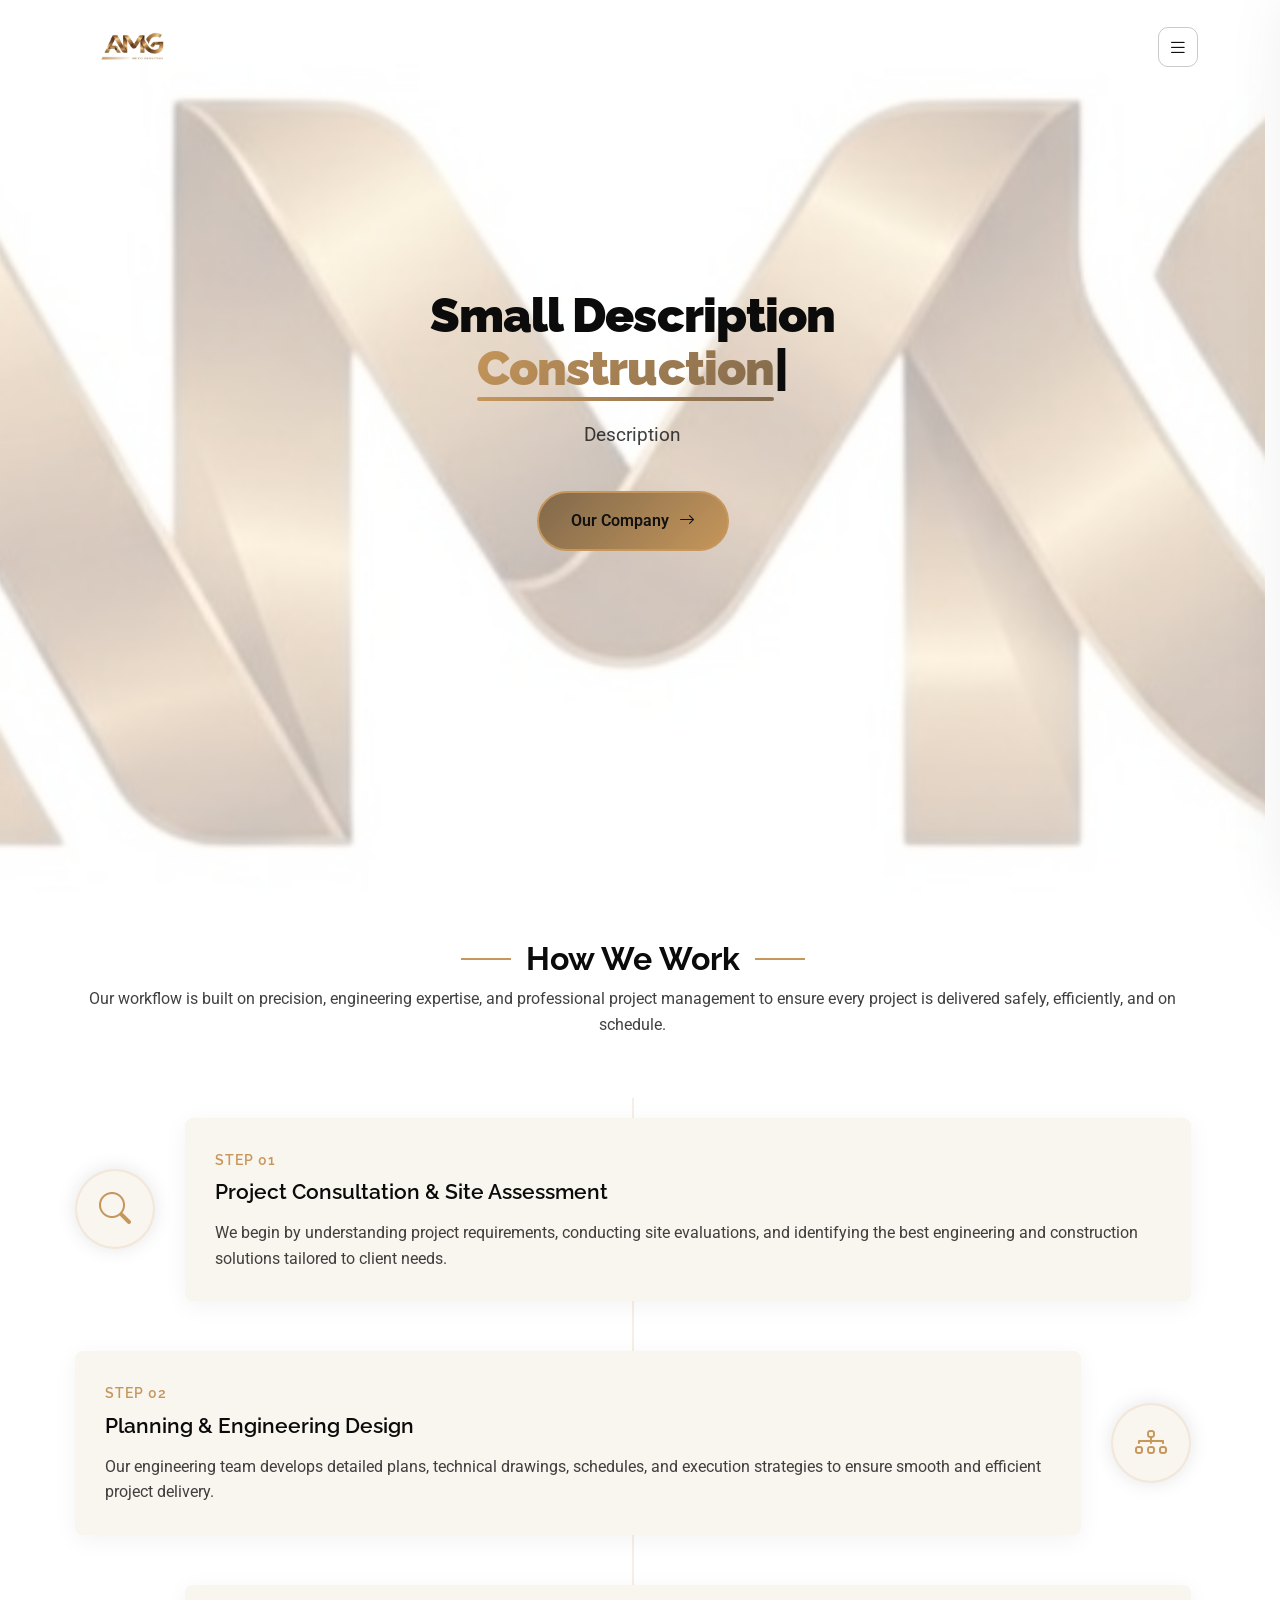
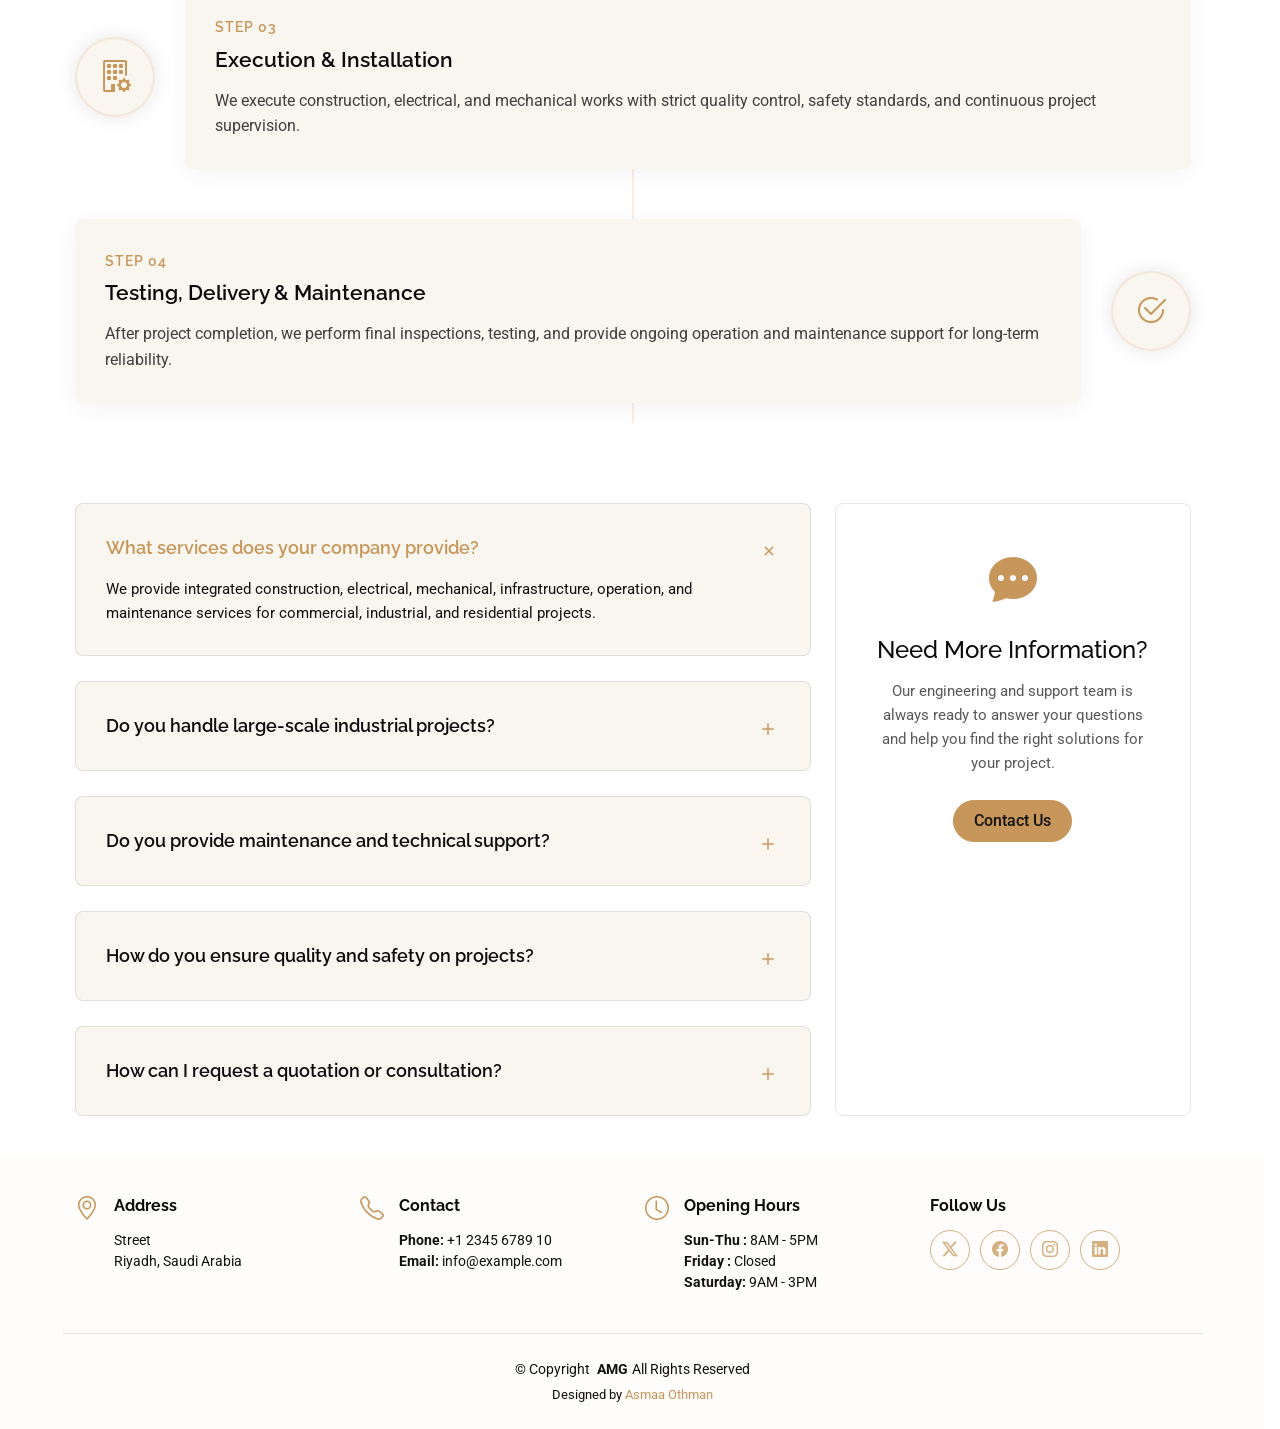
<file: index.html>
<!DOCTYPE html>
<html lang="en">
    <head>
      <meta charset="utf-8">
      <meta content="width=device-width, initial-scale=1.0" name="viewport">
      <title>AMG - Website</title>
      <meta name="description" content="">
      <meta name="keywords" content="">

      <!-- Favicons -->
      <link href="assets/img/icon.png" rel="icon">
      <link href="assets/img/icon.png" rel="apple-touch-icon">

      <!-- Fonts -->
      <link href="https://fonts.googleapis.com" rel="preconnect">
      <link href="https://fonts.gstatic.com" rel="preconnect" crossorigin>
      <link href="https://fonts.googleapis.com/css2?family=Roboto:ital,wght@0,100;0,300;0,400;0,500;0,700;0,900;1,100;1,300;1,400;1,500;1,700;1,900&family=Raleway:ital,wght@0,100;0,200;0,300;0,400;0,500;0,600;0,700;0,800;0,900;1,100;1,200;1,300;1,400;1,500;1,600;1,700;1,800;1,900&display=swap" rel="stylesheet">

      <!-- Vendor CSS Files -->
      <link href="assets/vendor/bootstrap/css/bootstrap.min.css" rel="stylesheet">
      <link href="assets/vendor/bootstrap-icons/bootstrap-icons.css" rel="stylesheet">
      <link href="assets/vendor/aos/aos.css" rel="stylesheet">
      <link href="assets/vendor/glightbox/css/glightbox.min.css" rel="stylesheet">
      <link href="assets/vendor/swiper/swiper-bundle.min.css" rel="stylesheet">

      <!-- Main CSS File -->
      <link href="assets/css/main.css" rel="stylesheet">
      <!-- Navbar Enhancements CSS -->
      <link href="assets/css/navbar-enhancements.css" rel="stylesheet">

    </head>

    <body class="index-page">

      <header id="header" class="header d-flex align-items-center fixed-top">
        <div class="container position-relative d-flex align-items-center justify-content-between">
          <a href="index.html" class="logo d-flex align-items-center me-auto me-xl-0">
            <img src="assets/img/logo.png" alt=""> 
            <!-- <h1 class="sitename">AMG</h1> -->
          </a>

          <nav id="navmenu" class="navmenu">
            <ul>
                <li><a href="index.html" class="active"> Home</a></li>
                <li><a href="feature.html"> Features</a></li>
                <li><a href="style-1.html"> Styles</a></li>
                <li><a href="service.html"> Services</a></li>
                <li><a href="contact.html"> Contact Us</a></li>  
              </ul>
          </nav>

          <button class="sidebar-hamburger" id="sidebarHamburger" aria-label="Open menu">
            <i class="bi bi-list"></i>
          </button>
        </div>
      </header>

      <!-- Right Sidebar -->
      <div id="sidebar" class="sidebar">
        <div class="sidebar-inner">
          <div class="sidebar-header">
            <div class="sidebar-brand">
              <span class="sidebar-brand-dot"></span>
              <span class="sidebar-menu-label">Navigation</span>
            </div>
            <button class="sidebar-close-btn" id="sidebarCloseBtn" aria-label="Close menu">
              <i class="bi bi-x-lg"></i>
            </button>
          </div>
          <nav class="sidebar-nav">
            <ul class="sidebar-links">
              <li><a href="index.html"><i class="bi bi-house-door"></i>Home</a></li>
              <li><a href="company.html"><i class="bi bi-buildings"></i>Our Company</a></li>
              <li><a href="feature.html"><i class="bi bi-stars"></i>Our Feature</a></li>
              <li><a href="service.html"><i class="bi bi-briefcase"></i>Our Service</a></li>
              <li><a href="404.html"><i class="bi bi-slash-circle"></i>404 Error</a></li>
              <li><a href="contact.html"><i class="bi bi-envelope"></i>Contact Us</a></li>
            </ul>
          </nav>
          <div class="sidebar-footer">
            <span class="sidebar-footer-label">Theme</span>
            <!-- Theme toggle injected by JS -->
          </div>
        </div>
      </div>
      <div class="sidebar-overlay" id="sidebarOverlay"></div>

      <main class="main">
        <!-- hero-style-2 Section -->
        <section  class="hero-style-2 section">
          <img src="assets/img/logos-1.jpeg" alt="" data-aos="fade-in">
          <div class="container d-flex flex-column align-items-center">
            <div class="hero-style-2-wrapper">
              <div class="hero-style-2-main-content text-center">
                <h1 class="hero-style-2-title" data-aos="zoom-in" data-aos-delay="200">
                  Small Description<br>
                  <span class="typed" data-typed-items="Construction , Engineering Solutions, Engineering Industrial ,Infrastructure Services"></span>
                </h1>

                <p class="hero-style-2-description" data-aos="fade-up" data-aos-delay="300">
                  Description
                </p>

                <div class="hero-style-2-actions" data-aos="fade-up" data-aos-delay="400">
                  <a href="company.html" class="action-btn primary">
                    <span>Our Company</span>
                    <i class="bi bi-arrow-right"></i>
                  </a>
    <!--                <a href="service.html" class="action-btn secondary glightbox">
                    <i class="bi bi-newspaper"></i>
                    <span>Our Service</span>
                  </a>  -->
                </div>
              </div>

            </div>
          </div>

        </section><!-- /hero-style-2 Section -->

        <!-- How We Work Section -->
        <section id="how-we-work" class="how-we-work section">

          <!-- Section Title -->
          <div class="container section-title" data-aos="fade-up">

            <h2>How We Work</h2>

            <p>
              Our workflow is built on precision, engineering expertise, and professional project management to ensure every project is delivered safely, efficiently, and on schedule.
            </p>

          </div>
          <!-- End Section Title -->

          <div class="container" data-aos="fade-up" data-aos-delay="100">

            <div class="steps-wrapper">

              <!-- Step Item -->
              <div class="step-item" data-aos="fade-right" data-aos-delay="200">

                <div class="step-content">

                  <div class="step-icon">
                    <i class="bi bi-search"></i>
                  </div>

                  <div class="step-info">

                    <span class="step-number">Step 01</span>

                    <h3>Project Consultation & Site Assessment</h3>

                    <p>
                      We begin by understanding project requirements, conducting site evaluations, and identifying the best engineering and construction solutions tailored to client needs.
                    </p>

                  </div>

                </div>

              </div>
              <!-- End Step Item -->


              <!-- Step Item -->
              <div class="step-item" data-aos="fade-left" data-aos-delay="300">

                <div class="step-content">

                  <div class="step-icon">
                    <i class="bi bi-diagram-3"></i>
                  </div>

                  <div class="step-info">

                    <span class="step-number">Step 02</span>

                    <h3>Planning & Engineering Design</h3>

                    <p>
                      Our engineering team develops detailed plans, technical drawings, schedules, and execution strategies to ensure smooth and efficient project delivery.
                    </p>

                  </div>

                </div>

              </div>
              <!-- End Step Item -->


              <!-- Step Item -->
              <div class="step-item" data-aos="fade-right" data-aos-delay="400">

                <div class="step-content">

                  <div class="step-icon">
                    <i class="bi bi-building-gear"></i>
                  </div>

                  <div class="step-info">

                    <span class="step-number">Step 03</span>

                    <h3>Execution & Installation</h3>

                    <p>
                      We execute construction, electrical, and mechanical works with strict quality control, safety standards, and continuous project supervision.
                    </p>

                  </div>

                </div>

              </div>
              <!-- End Step Item -->


              <!-- Step Item -->
              <div class="step-item" data-aos="fade-left" data-aos-delay="500">

                <div class="step-content">

                  <div class="step-icon">
                    <i class="bi bi-check2-circle"></i>
                  </div>

                  <div class="step-info">

                    <span class="step-number">Step 04</span>

                    <h3>Testing, Delivery & Maintenance</h3>

                    <p>
                      After project completion, we perform final inspections, testing, and provide ongoing operation and maintenance support for long-term reliability.
                    </p>

                  </div>

                </div>

              </div>
              <!-- End Step Item -->

            </div>

          </div>

        </section>
        <!-- /How We Work Section -->

        <!-- Faq Section -->
        <section id="faq" class="faq section">

          <div class="container" data-aos="fade-up" data-aos-delay="100">

            <div class="row gy-4 justify-content-between">

              <div class="col-lg-8">

                <div class="faq-list">

                  <div class="faq-item faq-active" data-aos="fade-up" data-aos-delay="100">
                    <h3>What services does your company provide?</h3>

                    <div class="faq-content">
                      <p>
                        We provide integrated construction, electrical, mechanical, infrastructure, operation, and maintenance services for commercial, industrial, and residential projects.
                      </p>
                    </div>

                    <i class="bi bi-plus faq-toggle"></i>
                  </div>
                  <!-- End FAQ Item -->

                  <div class="faq-item" data-aos="fade-up" data-aos-delay="200">

                    <h3>Do you handle large-scale industrial projects?</h3>

                    <div class="faq-content">
                      <p>
                        Yes, our team has extensive experience managing and executing large-scale industrial and infrastructure projects with high-quality standards and professional project management.
                      </p>
                    </div>

                    <i class="bi bi-plus faq-toggle"></i>
                  </div>
                  <!-- End FAQ Item -->

                  <div class="faq-item" data-aos="fade-up" data-aos-delay="300">

                    <h3>Do you provide maintenance and technical support?</h3>

                    <div class="faq-content">
                      <p>
                        We offer preventive and corrective maintenance services along with 24/7 technical support to ensure reliable and continuous project operation.
                      </p>
                    </div>

                    <i class="bi bi-plus faq-toggle"></i>
                  </div>
                  <!-- End FAQ Item -->

                  <div class="faq-item" data-aos="fade-up" data-aos-delay="400">

                    <h3>How do you ensure quality and safety on projects?</h3>

                    <div class="faq-content">
                      <p>
                        We follow international quality standards and strict safety procedures throughout every project phase to ensure safe execution and high-performance results.
                      </p>
                    </div>

                    <i class="bi bi-plus faq-toggle"></i>
                  </div>
                  <!-- End FAQ Item -->

                  <div class="faq-item" data-aos="fade-up" data-aos-delay="500">

                    <h3>How can I request a quotation or consultation?</h3>

                    <div class="faq-content">
                      <p>
                        You can contact our team through the contact form, phone number, or email to discuss your project requirements and receive a customized quotation.
                      </p>
                    </div>

                    <i class="bi bi-plus faq-toggle"></i>
                  </div>
                  <!-- End FAQ Item -->

                </div>

              </div>

              <div class="col-lg-4" data-aos="fade-up" data-aos-delay="200">

                <div class="faq-card">

                  <i class="bi bi-chat-dots-fill"></i>

                  <h3>Need More Information?</h3>

                  <p>
                    Our engineering and support team is always ready to answer your questions and help you find the right solutions for your project.
                  </p>

                  <a href="#" class="btn btn-primary">Contact Us</a>

                </div>

              </div>

            </div>

          </div>

        </section>
        <!-- /Faq Section -->

      </main>
      
      <!-- Footer Section -->
      <footer id="footer" class="footer-style-2  light-background">
          <div class="container">
            <div class="row gy-3">
                <div class="col-lg-3 col-md-6 d-flex">
                  <i class="bi bi-geo-alt icon"></i>
                  <div class="address">
                      <h4>Address</h4>
                      <p> Street</p>
                      <p>Riyadh, Saudi Arabia</p>
                      <p></p>
                  </div>
                </div>

                <div class="col-lg-3 col-md-6 d-flex">
                  <i class="bi bi-telephone icon"></i>
                  <div>
                      <h4>Contact</h4>
                      <p>
                      <strong>Phone:</strong> <span>+1 2345 6789 10</span><br>
                      <strong>Email:</strong> <span>info@example.com</span><br>
                      </p>
                  </div>
                </div>

                <div class="col-lg-3 col-md-6 d-flex">
                  <i class="bi bi-clock icon"></i>
                  <div>
                      <h4>Opening Hours</h4>
                      <p>
                        <strong>Sun-Thu :</strong> <span>8AM - 5PM</span><br>
                        <strong>Friday :</strong> <span>Closed</span><br>
                        <strong>Saturday:</strong> <span>9AM - 3PM</span>
                      </p>
                  </div>
                </div>

                <div class="col-lg-3 col-md-6">
                  <h4>Follow Us</h4>
                  <div class="social-links d-flex">
                      <a href="#" class="twitter"><i class="bi bi-twitter-x"></i></a>
                      <a href="#" class="facebook"><i class="bi bi-facebook"></i></a>
                      <a href="#" class="instagram"><i class="bi bi-instagram"></i></a>
                      <a href="#" class="linkedin"><i class="bi bi-linkedin"></i></a>
                  </div>
                </div>
            </div>
          </div>

          <div class="container copyright text-center mt-4">
            <p>© <span>Copyright</span> <strong class="px-1 sitename">AMG</strong><span>All Rights Reserved</span></p>
            <div class="credits">
                Designed by <a href="#">Asmaa Othman</a> 
            </div>
          </div>
      </footer><!-- Footer Section -->

      <!-- Scroll Top -->
      <a href="#" id="scroll-top" class="scroll-top d-flex align-items-center justify-content-center"><i class="bi bi-arrow-up-short"></i></a>

      <!-- Vendor JS Files -->
      <script src="assets/vendor/bootstrap/js/bootstrap.bundle.min.js"></script>
      <script src="assets/vendor/php-email-form/validate.js"></script>
      <script src="assets/vendor/aos/aos.js"></script>
      <script src="assets/vendor/glightbox/js/glightbox.min.js"></script>
      <script src="assets/vendor/purecounter/purecounter_vanilla.js"></script>
      <script src="assets/vendor/typed.js/typed.umd.js"></script>
      <script src="assets/vendor/imagesloaded/imagesloaded.pkgd.min.js"></script>
      <script src="assets/vendor/isotope-layout/isotope.pkgd.min.js"></script>
      <script src="assets/vendor/swiper/swiper-bundle.min.js"></script>

      <!-- Theme Toggle Script -->
      <script src="assets/js/theme-toggle.js"></script>
      <!-- Main JS File -->
      <script src="assets/js/main.js"></script>
    </body>
</html>
</file>
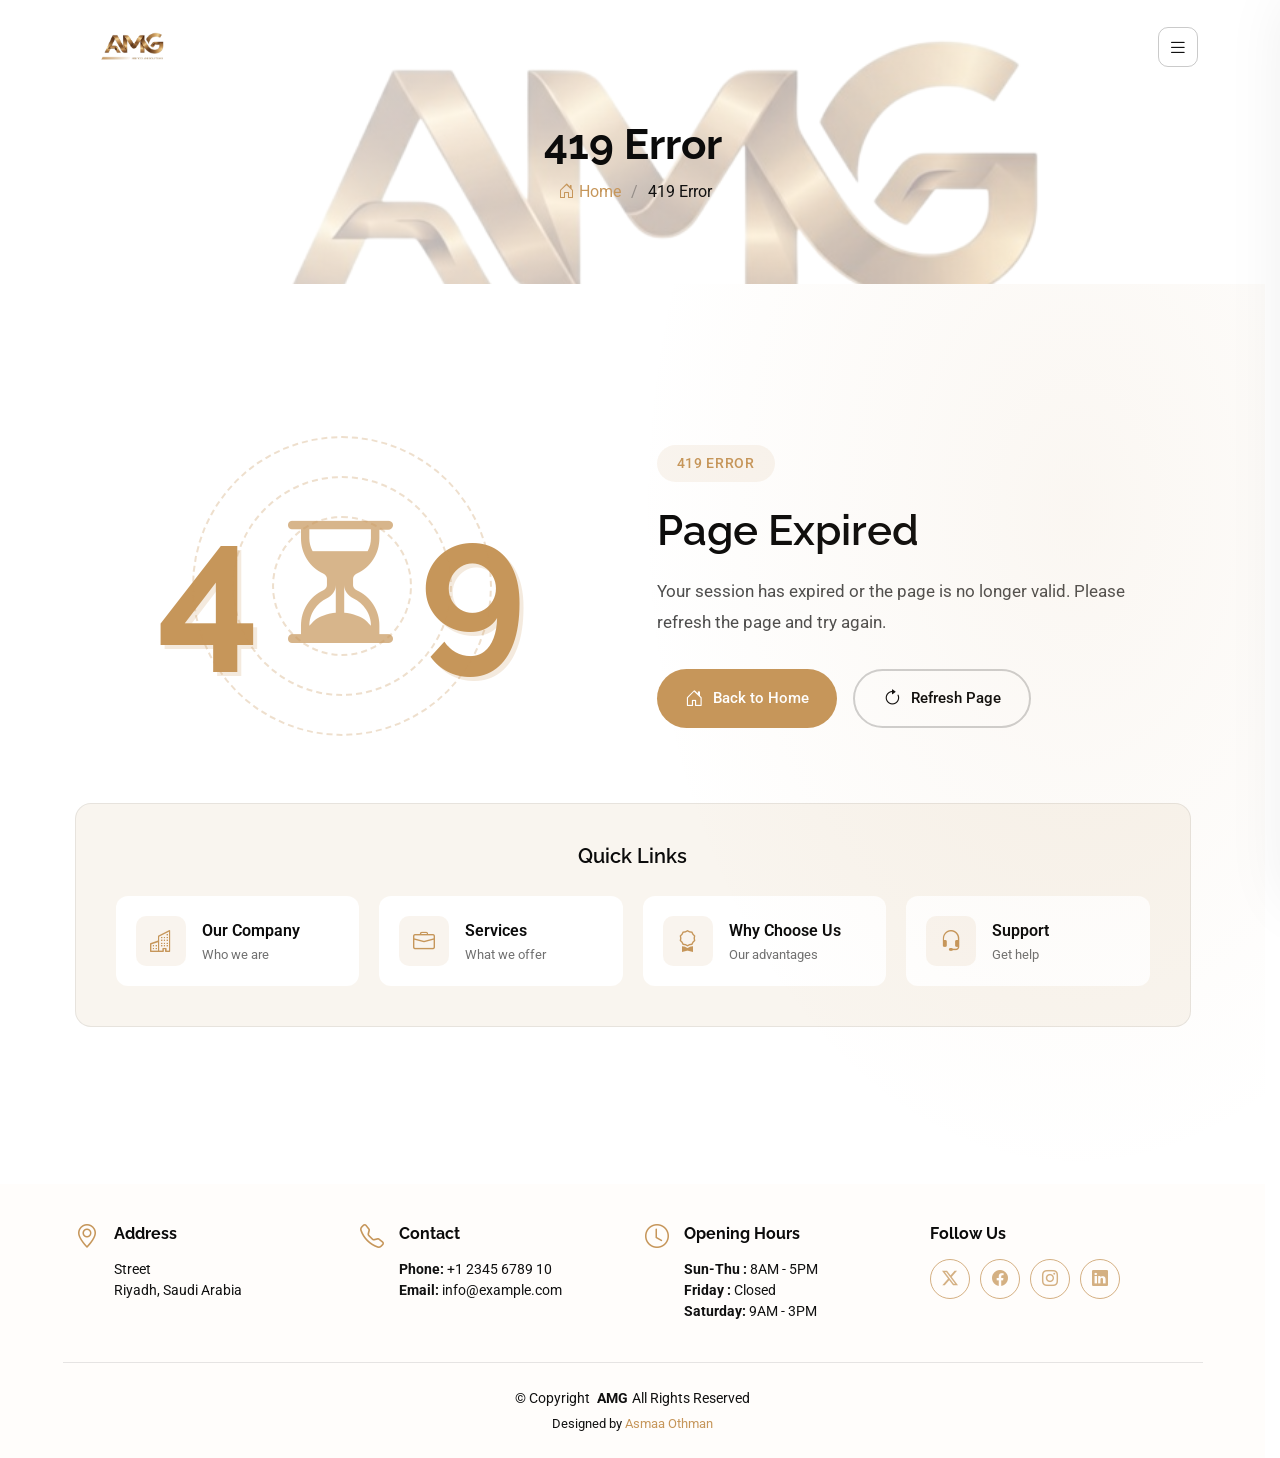
<file: 419.html>
<!DOCTYPE html>
<html lang="en">
    <head>
        <meta charset="utf-8">
        <meta content="width=device-width, initial-scale=1.0" name="viewport">
        <title>419 Error - AMG Website</title>
        <meta name="description" content="">
        <meta name="keywords" content="">

        <!-- Favicons -->
        <link href="assets/img/icon.png" rel="icon">
        <link href="assets/img/icon.png" rel="apple-touch-icon">

        <!-- Fonts -->
        <link href="https://fonts.googleapis.com" rel="preconnect">
        <link href="https://fonts.gstatic.com" rel="preconnect" crossorigin>
        <link href="https://fonts.googleapis.com/css2?family=Roboto:ital,wght@0,100;0,300;0,400;0,500;0,700;0,900;1,100;1,300;1,400;1,500;1,700;1,900&family=Raleway:ital,wght@0,100;0,200;0,300;0,400;0,500;0,600;0,700;0,800;0,900;1,100;1,200;1,300;1,400;1,500;1,600;1,700;1,800;1,900&display=swap" rel="stylesheet">

        <!-- Vendor CSS Files -->
        <link href="assets/vendor/bootstrap/css/bootstrap.min.css" rel="stylesheet">
        <link href="assets/vendor/bootstrap-icons/bootstrap-icons.css" rel="stylesheet">
        <link href="assets/vendor/aos/aos.css" rel="stylesheet">
        <link href="assets/vendor/glightbox/css/glightbox.min.css" rel="stylesheet">
        <link href="assets/vendor/swiper/swiper-bundle.min.css" rel="stylesheet">

        <!-- Main CSS File -->
        <link href="assets/css/main.css" rel="stylesheet">
        <!-- Navbar Enhancements CSS -->
        <link href="assets/css/navbar-enhancements.css" rel="stylesheet">
    </head>

    <body class="starter-page-page">

        <header id="header" class="header d-flex align-items-center fixed-top">
            <div class="container position-relative d-flex align-items-center justify-content-between">
            <a href="index.html" class="logo d-flex align-items-center me-auto me-xl-0">
                <img src="assets/img/logo.png" alt=""> 
            </a>

            <nav id="navmenu" class="navmenu">
                <ul>
                    <li><a href="index.html"> Home</a></li>
                    <li><a href="feature.html"> Features</a></li>
                    <li><a href="style-1.html"> Styles</a></li>
                    <li><a href="service.html"> Services</a></li>
                    <li><a href="contact.html"> Contact Us</a></li>  
                </ul>
            </nav>

            <button class="sidebar-hamburger" id="sidebarHamburger" aria-label="Open menu">
                <i class="bi bi-list"></i>
            </button>
            </div>
        </header>
        
        <!-- Right Sidebar -->
        <div id="sidebar" class="sidebar">
            <div class="sidebar-inner">
            <div class="sidebar-header">
                <div class="sidebar-brand">
                <span class="sidebar-brand-dot"></span>
                <span class="sidebar-menu-label">Navigation</span>
                </div>
                <button class="sidebar-close-btn" id="sidebarCloseBtn" aria-label="Close menu">
                <i class="bi bi-x-lg"></i>
                </button>
            </div>
            <nav class="sidebar-nav">
                <ul class="sidebar-links">
                    <li><a href="index.html"><i class="bi bi-house-door"></i>Home</a></li>
                    <li><a href="company.html"><i class="bi bi-buildings"></i>Our Company</a></li>
                    <li><a href="feature.html"><i class="bi bi-stars"></i>Our Feature</a></li>
                    <li><a href="service.html"><i class="bi bi-briefcase"></i>Our Service</a></li>
                    <li><a href="404.html"><i class="bi bi-slash-circle"></i>404 Error</a></li>
                    <li><a href="contact.html"><i class="bi bi-envelope"></i>Contact Us</a></li>
                </ul>
            </nav>
            <div class="sidebar-footer">
                <span class="sidebar-footer-label">Theme</span>
                <!-- Theme toggle injected by JS -->
            </div>
            </div>
        </div>
        <div class="sidebar-overlay" id="sidebarOverlay"></div>

        <main class="main">

            <!-- Page Title -->
            <div class="page-title" data-aos="fade" style="background-image: url(assets/img/page-title.png);">
            <div class="container position-relative">
                <h1>419 Error</h1>
                <nav class="breadcrumbs">
                <ol>
                    <li><a href="index.html"><i class="bi bi-house-door"></i>Home</a></li>
                    <li class="current">419 Error</li>
                </ol>
                </nav>
            </div>
            </div><!-- End Page Title -->

            <!-- Error 419 Section -->
            <section id="error" class="error section">
                <div class="container">
                    <div class="row align-items-center g-5">
                        <div class="col-lg-6" data-aos="fade-right" data-aos-delay="100">
                            <div class="error-visual">
                                <div class="glitch-wrapper">
                                    <span class="digit">4</span>
                                    <span class="digit-middle">
                                        <i class="bi bi-hourglass-split"></i>
                                    </span>
                                    <span class="digit">9</span>
                                </div>
                                <div class="error-decoration">
                                    <div class="circle circle-1"></div>
                                    <div class="circle circle-2"></div>
                                    <div class="circle circle-3"></div>
                                </div>
                            </div>
                        </div>

                        <div class="col-lg-6" data-aos="fade-left" data-aos-delay="200">
                            <div class="error-content">
                                <span class="error-badge">419 Error</span>

                                <h1 class="error-title">Page Expired</h1>

                                <p class="error-description">
                                    Your session has expired or the page is no longer valid.
                                    Please refresh the page and try again.
                                </p>

                                <div class="error-actions">
                                    <a href="index.html" class="btn-home">
                                        <i class="bi bi-house-door"></i>
                                        Back to Home
                                    </a>
                                    <a href="javascript:location.reload()" class="btn-contact">
                                        <i class="bi bi-arrow-clockwise"></i>
                                        Refresh Page
                                    </a>
                                </div>

                            </div>
                        </div>
                    </div>

                    <div class="row mt-5 pt-4">
                        <div class="col-12" data-aos="fade-up" data-aos-delay="300">
                            <div class="quick-links">
                                <h4>Quick Links</h4>
                                <div class="links-wrapper">

                                    <a href="company.html" class="quick-link-item">
                                        <div class="link-icon">
                                            <i class="bi bi-buildings"></i>
                                        </div>
                                        <div class="link-text">
                                            <span class="link-title">Our Company</span>
                                            <span class="link-subtitle">Who we are</span>
                                        </div>
                                    </a>

                                    <a href="service.html" class="quick-link-item">
                                        <div class="link-icon">
                                            <i class="bi bi-briefcase"></i>
                                        </div>
                                        <div class="link-text">
                                            <span class="link-title">Services</span>
                                            <span class="link-subtitle">What we offer</span>
                                        </div>
                                    </a>

                                    <a href="feature.html" class="quick-link-item">
                                        <div class="link-icon">
                                            <i class="bi bi-award"></i>
                                        </div>
                                        <div class="link-text">
                                            <span class="link-title">Why Choose Us</span>
                                            <span class="link-subtitle">Our advantages</span>
                                        </div>
                                    </a>

                                    <a href="contact.html" class="quick-link-item">
                                        <div class="link-icon">
                                            <i class="bi bi-headset"></i>
                                        </div>
                                        <div class="link-text">
                                            <span class="link-title">Support</span>
                                            <span class="link-subtitle">Get help</span>
                                        </div>
                                    </a>

                                </div>
                            </div>
                        </div>
                    </div>
                </div>
            </section><!-- /Error 419 Section -->

        </main>

        <!-- Footer Section -->
        <footer id="footer" class="footer-style-2 light-background">
            <div class="container">
                <div class="row gy-3">
                    <div class="col-lg-3 col-md-6 d-flex">
                    <i class="bi bi-geo-alt icon"></i>
                    <div class="address">
                        <h4>Address</h4>
                        <p> Street</p>
                        <p>Riyadh, Saudi Arabia</p>
                        <p></p>
                    </div>
                    </div>

                    <div class="col-lg-3 col-md-6 d-flex">
                    <i class="bi bi-telephone icon"></i>
                    <div>
                        <h4>Contact</h4>
                        <p>
                        <strong>Phone:</strong> <span>+1 2345 6789 10</span><br>
                        <strong>Email:</strong> <span>info@example.com</span><br>
                        </p>
                    </div>
                    </div>

                    <div class="col-lg-3 col-md-6 d-flex">
                        <i class="bi bi-clock icon"></i>
                        <div>
                            <h4>Opening Hours</h4>
                            <p>
                            <strong>Sun-Thu :</strong> <span>8AM - 5PM</span><br>
                            <strong>Friday :</strong> <span>Closed</span><br>
                            <strong>Saturday:</strong> <span>9AM - 3PM</span>
                            </p>
                        </div>
                    </div>

                    <div class="col-lg-3 col-md-6">
                    <h4>Follow Us</h4>
                    <div class="social-links d-flex">
                        <a href="#" class="twitter"><i class="bi bi-twitter-x"></i></a>
                        <a href="#" class="facebook"><i class="bi bi-facebook"></i></a>
                        <a href="#" class="instagram"><i class="bi bi-instagram"></i></a>
                        <a href="#" class="linkedin"><i class="bi bi-linkedin"></i></a>
                    </div>
                    </div>
                </div>
            </div>

            <div class="container copyright text-center mt-4">
                <p>© <span>Copyright</span> <strong class="px-1 sitename">AMG</strong><span>All Rights Reserved</span></p>
                <div class="credits">
                    Designed by <a href="#">Asmaa Othman</a> 
                </div>
            </div>
        </footer><!-- Footer Section -->

        <!-- Scroll Top -->
        <a href="#" id="scroll-top" class="scroll-top d-flex align-items-center justify-content-center"><i class="bi bi-arrow-up-short"></i></a>

        <!-- Vendor JS Files -->
        <script src="assets/vendor/bootstrap/js/bootstrap.bundle.min.js"></script>
        <script src="assets/vendor/php-email-form/validate.js"></script>
        <script src="assets/vendor/aos/aos.js"></script>
        <script src="assets/vendor/glightbox/js/glightbox.min.js"></script>
        <script src="assets/vendor/purecounter/purecounter_vanilla.js"></script>
        <script src="assets/vendor/typed.js/typed.umd.js"></script>
        <script src="assets/vendor/swiper/swiper-bundle.min.js"></script>

        <!-- Theme Toggle Script -->
        <script src="assets/js/theme-toggle.js"></script>
        <!-- Main JS File -->
        <script src="assets/js/main.js"></script>

    </body>

</html>
</file>
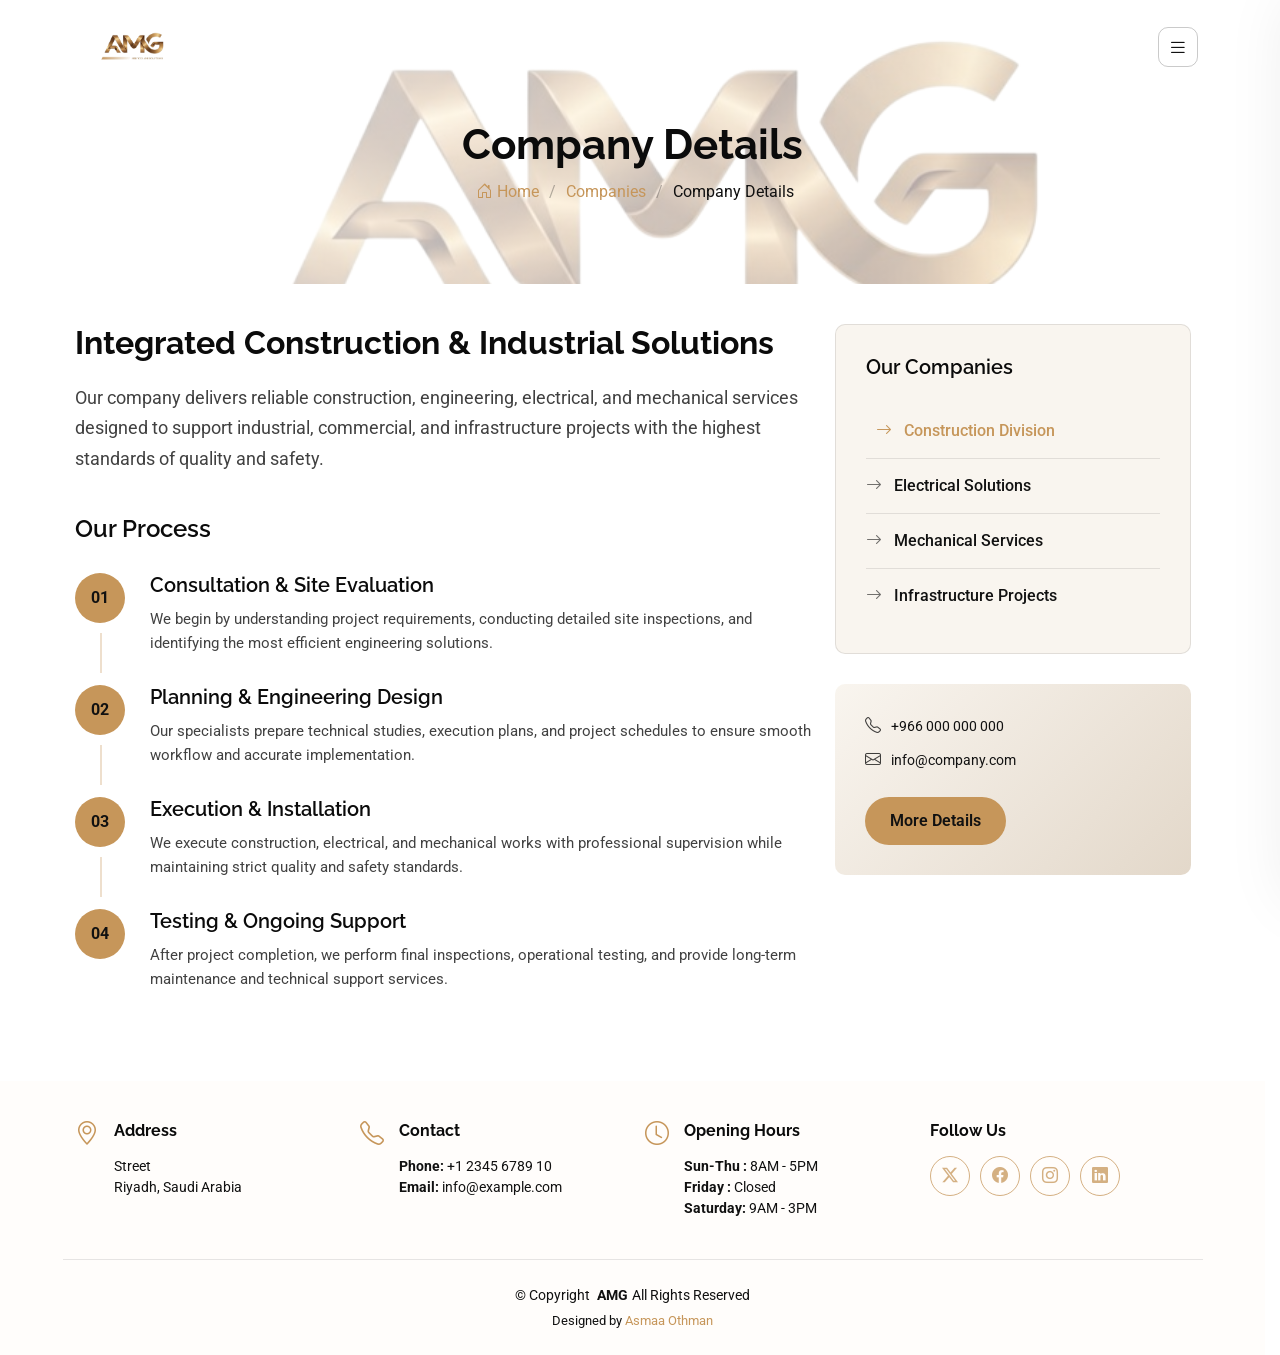
<file: company-details.html>
<!DOCTYPE html>
<html lang="en">

    <head>
        <meta charset="utf-8">
        <meta content="width=device-width, initial-scale=1.0" name="viewport">
        <title>Company Details - AMG Website</title>
        <meta name="description" content="">
        <meta name="keywords" content="">

        <!-- Favicons -->
        <link href="assets/img/icon.png" rel="icon">
        <link href="assets/img/icon.png" rel="apple-touch-icon">

        <!-- Fonts -->
        <link href="https://fonts.googleapis.com" rel="preconnect">
        <link href="https://fonts.gstatic.com" rel="preconnect" crossorigin>
        <link href="https://fonts.googleapis.com/css2?family=Roboto:ital,wght@0,100;0,300;0,400;0,500;0,700;0,900;1,100;1,300;1,400;1,500;1,700;1,900&family=Raleway:ital,wght@0,100;0,200;0,300;0,400;0,500;0,600;0,700;0,800;0,900;1,100;1,200;1,300;1,400;1,500;1,600;1,700;1,800;1,900&display=swap" rel="stylesheet">

        <!-- Vendor CSS Files -->
        <link href="assets/vendor/bootstrap/css/bootstrap.min.css" rel="stylesheet">
        <link href="assets/vendor/bootstrap-icons/bootstrap-icons.css" rel="stylesheet">
        <link href="assets/vendor/aos/aos.css" rel="stylesheet">
        <link href="assets/vendor/glightbox/css/glightbox.min.css" rel="stylesheet">
        <link href="assets/vendor/swiper/swiper-bundle.min.css" rel="stylesheet">

        <!-- Main CSS File -->
        <link href="assets/css/main.css" rel="stylesheet">

        <!-- Navbar Enhancements CSS -->
        <link href="assets/css/navbar-enhancements.css" rel="stylesheet">

    </head>

    <body class="Style-details-page">

        <header id="header" class="header d-flex align-items-center fixed-top">
            <div class="container position-relative d-flex align-items-center justify-content-between">
                <a href="index.html" class="logo d-flex align-items-center me-auto me-xl-0">
                    <img src="assets/img/logo.png" alt=""> 
                </a>

                <nav id="navmenu" class="navmenu">
                    <ul>
                        <li><a href="index.html"><i class="bi bi-house-door"></i>Home</a></li>
                        <li><a href="feature.html"><i class="bi bi-stars"></i>Features</a></li>
                        <li><a href="style-1.html"><i class="bi bi-palette"></i>Styles</a></li>
                        <li><a href="service.html"><i class="bi bi-briefcase"></i>Services</a></li>
                        <li><a href="404.html"><i class="bi bi-slash-circle"></i>404 Error</a></li>
                        <li><a href="contact.html"><i class="bi bi-envelope"></i>Contact Us</a></li>  
                    </ul>
                </nav>
                
                <button class="sidebar-hamburger" id="sidebarHamburger" aria-label="Open menu">
                <i class="bi bi-list"></i>
                </button>
            </div>
        </header>

        <!-- Right Sidebar -->
        <div id="sidebar" class="sidebar">
            <div class="sidebar-inner">
            <div class="sidebar-header">
                <div class="sidebar-brand">
                <span class="sidebar-brand-dot"></span>
                <span class="sidebar-menu-label">Navigation</span>
                </div>
                <button class="sidebar-close-btn" id="sidebarCloseBtn" aria-label="Close menu">
                <i class="bi bi-x-lg"></i>
                </button>
            </div>
                <nav class="sidebar-nav">
                    <ul class="sidebar-links">
                        <li><a href="index.html"><i class="bi bi-house-door"></i>Home</a></li>
                        <li><a href="company.html"><i class="bi bi-buildings"></i>Our Company</a></li>
                        <li><a href="feature.html"><i class="bi bi-stars"></i>Our Feature</a></li>
                        <li><a href="service.html"><i class="bi bi-briefcase"></i>Our Service</a></li>
                        <li><a href="contact.html"><i class="bi bi-envelope"></i>Contact Us</a></li>
                    </ul>
                </nav>
            <div class="sidebar-footer">
                <span class="sidebar-footer-label">Theme</span>
                <!-- Theme toggle injected by JS -->
            </div>
            </div>
        </div>
        <div class="sidebar-overlay" id="sidebarOverlay"></div>

        <main class="main">

            <!-- Page Title -->
            <div class="page-title" data-aos="fade" style="background-image: url(assets/img/page-title.png);">
            <div class="container position-relative">
                <h1>Company Details</h1>
                <nav class="breadcrumbs">
                <ol>
                    <li><a href="index.html"><i class="bi bi-house-door"></i>Home</a></li>
                    <li><a href="company.html">Companies</a></li>
                    <li class="current">Company Details</li>
                </ol>
                </nav>
            </div>
            </div><!-- End Page Title -->

            <!-- Company Details Section -->
            <section id="style-details" class="style-details section">

            <div class="container" data-aos="fade-up" data-aos-delay="100">

                <div class="row gy-5">

                <div class="col-lg-8" data-aos="fade-up" data-aos-delay="200">

                    <div class="style-content">

                    <div class="style-header">

                        <h2>Integrated Construction & Industrial Solutions</h2>

                        <p class="style-intro">
                        Our company delivers reliable construction, engineering, electrical, and mechanical services designed to support industrial, commercial, and infrastructure projects with the highest standards of quality and safety.
                        </p>

                    </div>

                    <div class="style-process">

                        <h4>Our Process</h4>

                        <div class="process-steps">

                        <div class="process-step">

                            <div class="step-number">01</div>

                            <div class="step-content">

                            <h5>Consultation & Site Evaluation</h5>

                            <p>
                                We begin by understanding project requirements, conducting detailed site inspections, and identifying the most efficient engineering solutions.
                            </p>

                            </div>

                        </div>

                        <div class="process-step">

                            <div class="step-number">02</div>

                            <div class="step-content">

                            <h5>Planning & Engineering Design</h5>

                            <p>
                                Our specialists prepare technical studies, execution plans, and project schedules to ensure smooth workflow and accurate implementation.
                            </p>

                            </div>

                        </div>

                        <div class="process-step">

                            <div class="step-number">03</div>

                            <div class="step-content">

                            <h5>Execution & Installation</h5>

                            <p>
                                We execute construction, electrical, and mechanical works with professional supervision while maintaining strict quality and safety standards.
                            </p>

                            </div>

                        </div>

                        <div class="process-step">

                            <div class="step-number">04</div>

                            <div class="step-content">

                            <h5>Testing & Ongoing Support</h5>

                            <p>
                                After project completion, we perform final inspections, operational testing, and provide long-term maintenance and technical support services.
                            </p>

                            </div>

                        </div>

                        </div>

                    </div>

                    </div>

                </div>

                <div class="col-lg-4" data-aos="fade-up" data-aos-delay="400">

                    <div class="style-sidebar">

                    <div class="style-menu">

                        <h4>Our Companies</h4>

                        <div class="menu-list">

                        <a href="#" class="menu-item active">
                            <i class="bi bi-arrow-right"></i>
                            <span>Construction Division</span>
                        </a>

                        <a href="#" class="menu-item">
                            <i class="bi bi-arrow-right"></i>
                            <span>Electrical Solutions</span>
                        </a>

                        <a href="#" class="menu-item">
                            <i class="bi bi-arrow-right"></i>
                            <span>Mechanical Services</span>
                        </a>

                        <a href="#" class="menu-item">
                            <i class="bi bi-arrow-right"></i>
                            <span>Infrastructure Projects</span>
                        </a>

                        </div>

                    </div>

                    <div class="contact-card">

                        <div class="contact-content">

                        <div class="contact-info">

                            <div class="contact-item">
                            <i class="bi bi-telephone"></i>
                            <span>+966 000 000 000</span>
                            </div>

                            <div class="contact-item">
                            <i class="bi bi-envelope"></i>
                            <span>info@company.com</span>
                            </div>

                        </div>

                        <a href="#" class="btn btn-primary">More Details</a>

                        </div>

                    </div>

                    </div>

                </div>

                </div>

            </div>

            </section>
            <!-- /Company Details Section -->

        </main>

        <footer id="footer" class="footer-style-2 light-background">
            <div class="container">
            <div class="row gy-3">
                <div class="col-lg-3 col-md-6 d-flex">
                    <i class="bi bi-geo-alt icon"></i>
                    <div class="address">
                        <h4>Address</h4>
                        <p> Street</p>
                        <p>Riyadh, Saudi Arabia</p>
                        <p></p>
                    </div>
                </div>

                <div class="col-lg-3 col-md-6 d-flex">
                    <i class="bi bi-telephone icon"></i>
                    <div>
                        <h4>Contact</h4>
                        <p>
                        <strong>Phone:</strong> <span>+1 2345 6789 10</span><br>
                        <strong>Email:</strong> <span>info@example.com</span><br>
                        </p>
                    </div>
                </div>

                <div class="col-lg-3 col-md-6 d-flex">
                <i class="bi bi-clock icon"></i>
                <div>
                    <h4>Opening Hours</h4>
                    <p>
                        <strong>Sun-Thu :</strong> <span>8AM - 5PM</span><br>
                        <strong>Friday :</strong> <span>Closed</span><br>
                        <strong>Saturday:</strong> <span>9AM - 3PM</span>
                    </p>
                </div>
                </div>

                <div class="col-lg-3 col-md-6">
                    <h4>Follow Us</h4>
                    <div class="social-links d-flex">
                        <a href="#" class="twitter"><i class="bi bi-twitter-x"></i></a>
                        <a href="#" class="facebook"><i class="bi bi-facebook"></i></a>
                        <a href="#" class="instagram"><i class="bi bi-instagram"></i></a>
                        <a href="#" class="linkedin"><i class="bi bi-linkedin"></i></a>
                    </div>
                </div>

            </div>
            </div>

            <div class="container copyright text-center mt-4">
                <p>© <span>Copyright</span> <strong class="px-1 sitename">AMG</strong><span>All Rights Reserved</span></p>
                <div class="credits">
                    Designed by <a href="#">Asmaa Othman</a> 
                </div>
            </div>
        </footer>

        <!-- Scroll Top -->
        <a href="#" id="scroll-top" class="scroll-top d-flex align-items-center justify-content-center"><i class="bi bi-arrow-up-short"></i></a>

        <!-- Vendor JS Files -->
        <script src="assets/vendor/bootstrap/js/bootstrap.bundle.min.js"></script>
        <script src="assets/vendor/php-email-form/validate.js"></script>
        <script src="assets/vendor/aos/aos.js"></script>
        <script src="assets/vendor/glightbox/js/glightbox.min.js"></script>
        <script src="assets/vendor/purecounter/purecounter_vanilla.js"></script>
        <script src="assets/vendor/typed.js/typed.umd.js"></script>
        <script src="assets/vendor/swiper/swiper-bundle.min.js"></script>

        <!-- Theme Toggle Script -->
        <script src="assets/js/theme-toggle.js"></script>
        <!-- Main JS File -->
        <script src="assets/js/main.js"></script>

    </body>

</html>
</file>
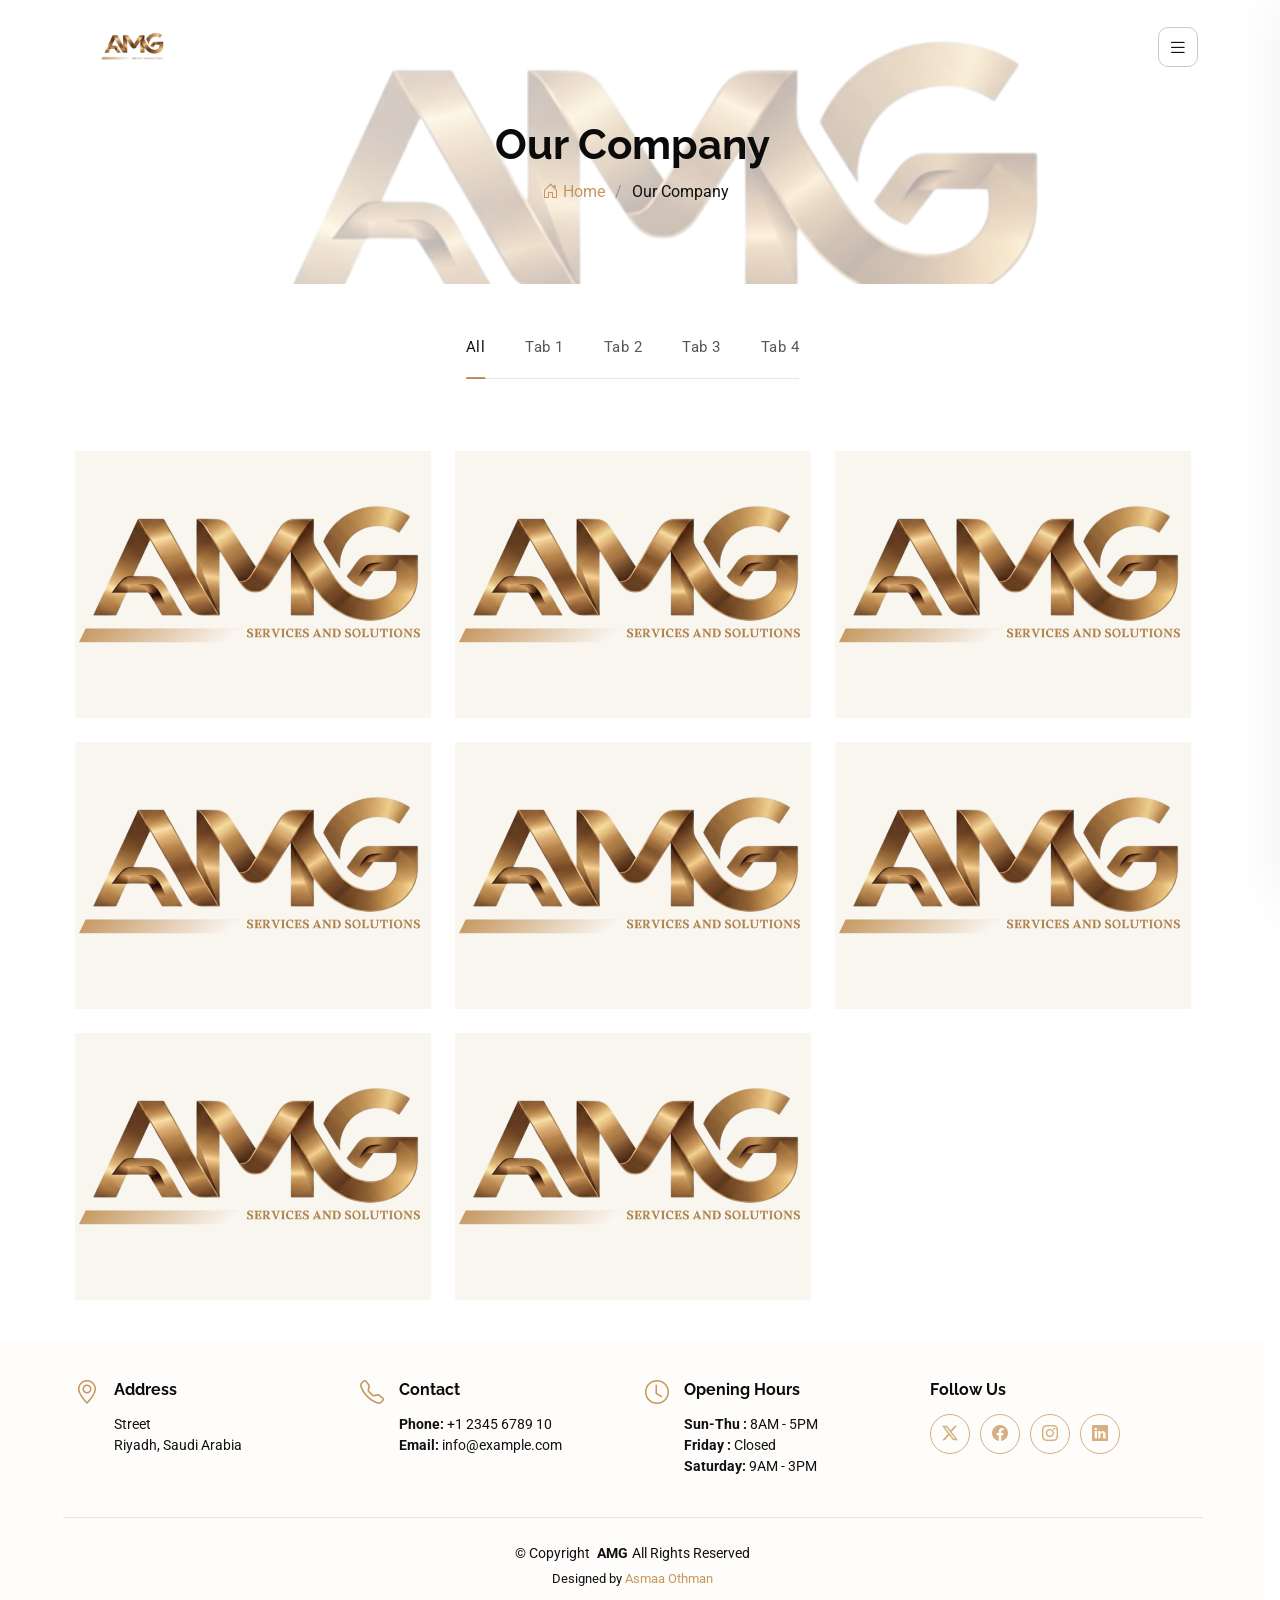
<file: company.html>
<!DOCTYPE html>
<html lang="en">
    <head>
    <meta charset="utf-8">
    <meta content="width=device-width, initial-scale=1.0" name="viewport">
    <title>Our Company - AMG Website</title>
    <meta name="description" content="">
    <meta name="keywords" content="">

    <!-- Favicons -->
    <link href="assets/img/icon.png" rel="icon">
    <link href="assets/img/icon.png" rel="apple-touch-icon">

    <!-- Fonts -->
    <link href="https://fonts.googleapis.com" rel="preconnect">
    <link href="https://fonts.gstatic.com" rel="preconnect" crossorigin>
    <link href="https://fonts.googleapis.com/css2?family=Roboto:ital,wght@0,100;0,300;0,400;0,500;0,700;0,900;1,100;1,300;1,400;1,500;1,700;1,900&family=Raleway:ital,wght@0,100;0,200;0,300;0,400;0,500;0,600;0,700;0,800;0,900;1,100;1,200;1,300;1,400;1,500;1,600;1,700;1,800;1,900&display=swap" rel="stylesheet">

    <!-- Vendor CSS Files -->
    <link href="assets/vendor/bootstrap/css/bootstrap.min.css" rel="stylesheet">
    <link href="assets/vendor/bootstrap-icons/bootstrap-icons.css" rel="stylesheet">
    <link href="assets/vendor/aos/aos.css" rel="stylesheet">
    <link href="assets/vendor/glightbox/css/glightbox.min.css" rel="stylesheet">
    <link href="assets/vendor/swiper/swiper-bundle.min.css" rel="stylesheet">

    <!-- Main CSS File -->
    <link href="assets/css/main.css" rel="stylesheet">
  <!-- Navbar Enhancements CSS -->
  <link href="assets/css/navbar-enhancements.css" rel="stylesheet">

    </head>

    <body class="Style-details-page">
        <header id="header" class="header d-flex align-items-center fixed-top">
            <div class="container position-relative d-flex align-items-center justify-content-between">
            <a href="index.html" class="logo d-flex align-items-center me-auto me-xl-0">
                <img src="assets/img/logo.png" alt=""> 
            </a>
            <nav id="navmenu" class="navmenu">
                <ul>
                    <li><a href="index.html"> Home</a></li>
                    <li><a href="feature.html"> Features</a></li>
                    <li><a href="style-1.html"> Styles</a></li>
                    <li><a href="service.html"> Services</a></li>
                    <li><a href="contact.html"> Contact Us</a></li>  
                </ul>
            </nav>
            <button class="sidebar-hamburger" id="sidebarHamburger" aria-label="Open menu">
              <i class="bi bi-list"></i>
            </button>
            </div>
        </header>
        <!-- Right Sidebar -->
        <div id="sidebar" class="sidebar">
            <div class="sidebar-inner">
            <div class="sidebar-header">
                <div class="sidebar-brand">
                <span class="sidebar-brand-dot"></span>
                <span class="sidebar-menu-label">Navigation</span>
                </div>
                <button class="sidebar-close-btn" id="sidebarCloseBtn" aria-label="Close menu">
                <i class="bi bi-x-lg"></i>
                </button>
            </div>
                <nav class="sidebar-nav">
                    <ul class="sidebar-links">
                        <li><a href="index.html"><i class="bi bi-house-door"></i>Home</a></li>
                        <li><a href="company.html"><i class="bi bi-buildings"></i>Our Company</a></li>
                        <li><a href="feature.html"><i class="bi bi-stars"></i>Our Feature</a></li>
                        <li><a href="service.html"><i class="bi bi-briefcase"></i>Our Service</a></li>
                        <li><a href="404.html"><i class="bi bi-slash-circle"></i>404 Error</a></li>
                        <li><a href="contact.html"><i class="bi bi-envelope"></i>Contact Us</a></li>
                    </ul>
                </nav>
            <div class="sidebar-footer">
                <span class="sidebar-footer-label">Theme</span>
                <!-- Theme toggle injected by JS -->
            </div>
            </div>
        </div>
        <div class="sidebar-overlay" id="sidebarOverlay"></div>

        <main class="main">
            <!-- Page Title -->
            <div class="page-title" data-aos="fade" style="background-image: url(assets/img/page-title.png);">
            <div class="container position-relative">
                <h1>Our Company</h1>
                <nav class="breadcrumbs">
                <ol>
                    <li><a href="index.html"><i class="bi bi-house-door"></i>Home</a></li>
                    <li class="current">Our Company</li>
                </ol>
                </nav>
            </div>
            </div><!-- End Page Title -->

            <!-- style 1 Section -->
            <section id="style-1" class="style-1 section">
                <div class="container" data-aos="fade-up" data-aos-delay="100">

                    <div class="isotope-layout" data-default-filter="*" data-layout="fitRows" data-sort="original-order">

                        <div class="style-1-filters-wrapper" data-aos="fade-up" data-aos-delay="100">
                            <ul class="style-1-filters isotope-filters">
                            <li data-filter="*" class="filter-active">All</li>
                            <li data-filter=".filter-tab-1">Tab 1</li>
                            <li data-filter=".filter-tab-2">Tab 2</li>
                            <li data-filter=".filter-tab-3">Tab 3</li>
                            <li data-filter=".filter-tab-4">Tab 4</li>
                            </ul>
                        </div>

                        <div class="row gy-4 style-1-grid isotope-container" data-aos="fade-up" data-aos-delay="200">

                            <div class="col-lg-4 col-md-6 style-1-item isotope-item filter-tab-1">
                            <div class="style-1-card">
                                <div class="image-container">
                                    <img src="assets/img/amg-logo.png" class="img-fluid" alt="Title" loading="lazy">
                                    <div class="overlay">
                                        <div class="overlay-content">
                                        <a href="assets/img/amg-logo.png" class="glightbox zoom-link" >
                                            <i class="bi bi-zoom-in"></i>
                                        </a>
                                        <a href="company-details.html" class="details-link" title="View Details">
                                            <i class="bi bi-arrow-right"></i>
                                        </a>
                                        </div>
                                    </div>
                                </div>
                            </div>
                            </div><!-- End style-1 Item -->

                            <div class="col-lg-4 col-md-6 style-1-item isotope-item filter-tab-2">
                            <div class="style-1-card">
                                <div class="image-container">
                                <img src="assets/img/amg-logo.png" class="img-fluid" alt="Title" loading="lazy">
                                <div class="overlay">
                                    <div class="overlay-content">
                                    <a href="assets/img/amg-logo.png" class="glightbox zoom-link"  >
                                        <i class="bi bi-zoom-in"></i>
                                    </a>
                                    <a href="company-details.html" class="details-link" title="View Details">
                                        <i class="bi bi-arrow-right"></i>
                                    </a>
                                    </div>
                                </div>
                                </div>
 
                            </div>
                            </div><!-- End style-1 Item -->

                            <div class="col-lg-4 col-md-6 style-1-item isotope-item filter-tab-3">
                            <div class="style-1-card">
                                <div class="image-container">
                                <img src="assets/img/amg-logo.png" class="img-fluid" alt="Title" loading="lazy">
                                <div class="overlay">
                                    <div class="overlay-content">
                                    <a href="assets/img/amg-logo.png" class="glightbox zoom-link"  >
                                        <i class="bi bi-zoom-in"></i>
                                    </a>
                                    <a href="company-details.html" class="details-link" title="View Details">
                                        <i class="bi bi-arrow-right"></i>
                                    </a>
                                    </div>
                                </div>
                                </div>
 
                            </div>
                            </div><!-- End style-1 Item -->

                            <div class="col-lg-4 col-md-6 style-1-item isotope-item filter-tab-4">
                            <div class="style-1-card">
                                <div class="image-container">
                                <img src="assets/img/amg-logo.png" class="img-fluid" alt="Title" loading="lazy">
                                <div class="overlay">
                                    <div class="overlay-content">
                                    <a href="assets/img/amg-logo.png" class="glightbox zoom-link"  >
                                        <i class="bi bi-zoom-in"></i>
                                    </a>
                                    <a href="company-details.html" class="details-link" title="View Details">
                                        <i class="bi bi-arrow-right"></i>
                                    </a>
                                    </div>
                                </div>
                                </div>
 
                            </div>
                            </div><!-- End style-1 Item -->

                            <div class="col-lg-4 col-md-6 style-1-item isotope-item filter-tab-1">
                            <div class="style-1-card">
                                <div class="image-container">
                                <img src="assets/img/amg-logo.png" class="img-fluid" alt="Title" loading="lazy">
                                <div class="overlay">
                                    <div class="overlay-content">
                                    <a href="assets/img/amg-logo.png" class="glightbox zoom-link"  >
                                        <i class="bi bi-zoom-in"></i>
                                    </a>
                                    <a href="company-details.html" class="details-link" title="View Details">
                                        <i class="bi bi-arrow-right"></i>
                                    </a>
                                    </div>
                                </div>
                                </div>
 
                            </div>
                            </div><!-- End style-1 Item -->

                            <div class="col-lg-4 col-md-6 style-1-item isotope-item filter-tab-2">
                            <div class="style-1-card">
                                <div class="image-container">
                                <img src="assets/img/amg-logo.png" class="img-fluid" alt="Title" loading="lazy">
                                <div class="overlay">
                                    <div class="overlay-content">
                                    <a href="assets/img/amg-logo.png" class="glightbox zoom-link"  >
                                        <i class="bi bi-zoom-in"></i>
                                    </a>
                                    <a href="company-details.html" class="details-link" title="View Details">
                                        <i class="bi bi-arrow-right"></i>
                                    </a>
                                    </div>
                                </div>
                                </div>
 
                            </div>
                            </div><!-- End style-1 Item -->

                            <div class="col-lg-4 col-md-6 style-1-item isotope-item filter-tab-3">
                            <div class="style-1-card">
                                <div class="image-container">
                                <img src="assets/img/amg-logo.png" class="img-fluid" alt="Title" loading="lazy">
                                <div class="overlay">
                                    <div class="overlay-content">
                                    <a href="assets/img/amg-logo.png" class="glightbox zoom-link"  >
                                        <i class="bi bi-zoom-in"></i>
                                    </a>
                                    <a href="company-details.html" class="details-link" title="View Details">
                                        <i class="bi bi-arrow-right"></i>
                                    </a>
                                    </div>
                                </div>
                                </div>
 
                            </div>
                            </div><!-- End style-1 Item -->

                            <div class="col-lg-4 col-md-6 style-1-item isotope-item filter-tab-4">
                            <div class="style-1-card">
                                <div class="image-container">
                                <img src="assets/img/amg-logo.png" class="img-fluid" alt="Title" loading="lazy">
                                <div class="overlay">
                                    <div class="overlay-content">
                                    <a href="assets/img/amg-logo.png" class="glightbox zoom-link"  >
                                        <i class="bi bi-zoom-in"></i>
                                    </a>
                                    <a href="company-details.html" class="details-link" title="View Details">
                                        <i class="bi bi-arrow-right"></i>
                                    </a>
                                    </div>
                                </div>
                                </div>
 
                            </div>
                            </div><!-- End style-1 Item -->

                        </div><!-- End style-1 Grid -->

                    </div>

                </div>
            </section><!-- /style 1 Section -->



        </main>

        <!-- Footer Section -->
        <footer id="footer" class="footer-style-2 light-background">
            <div class="container">
            <div class="row gy-3">
                <div class="col-lg-3 col-md-6 d-flex">
                    <i class="bi bi-geo-alt icon"></i>
                    <div class="address">
                        <h4>Address</h4>
                        <p> Street</p>
                        <p>Riyadh, Saudi Arabia</p>
                        <p></p>
                    </div>
                </div>

                <div class="col-lg-3 col-md-6 d-flex">
                    <i class="bi bi-telephone icon"></i>
                    <div>
                        <h4>Contact</h4>
                        <p>
                        <strong>Phone:</strong> <span>+1 2345 6789 10</span><br>
                        <strong>Email:</strong> <span>info@example.com</span><br>
                        </p>
                    </div>
                </div>

                <div class="col-lg-3 col-md-6 d-flex">
                    <i class="bi bi-clock icon"></i>
                    <div>
                        <h4>Opening Hours</h4>
                        <p>
                            <strong>Sun-Thu :</strong> <span>8AM - 5PM</span><br>
                            <strong>Friday :</strong> <span>Closed</span><br>
                            <strong>Saturday:</strong> <span>9AM - 3PM</span>
                        </p>
                    </div>
                </div>

                <div class="col-lg-3 col-md-6">
                    <h4>Follow Us</h4>
                    <div class="social-links d-flex">
                        <a href="#" class="twitter"><i class="bi bi-twitter-x"></i></a>
                        <a href="#" class="facebook"><i class="bi bi-facebook"></i></a>
                        <a href="#" class="instagram"><i class="bi bi-instagram"></i></a>
                        <a href="#" class="linkedin"><i class="bi bi-linkedin"></i></a>
                    </div>
                </div>

            </div>
            </div>

            <div class="container copyright text-center mt-4">
                <p>© <span>Copyright</span> <strong class="px-1 sitename">AMG</strong><span>All Rights Reserved</span></p>
                <div class="credits">
                    Designed by <a href="#">Asmaa Othman</a> 
                </div>
            </div>
        </footer><!-- Footer Section -->

        <!-- Scroll Top -->
        <a href="#" id="scroll-top" class="scroll-top d-flex align-items-center justify-content-center"><i class="bi bi-arrow-up-short"></i></a>

        <!-- Vendor JS Files -->
        <script src="assets/vendor/bootstrap/js/bootstrap.bundle.min.js"></script>
        <script src="assets/vendor/php-email-form/validate.js"></script>
        <script src="assets/vendor/aos/aos.js"></script>
        <script src="assets/vendor/glightbox/js/glightbox.min.js"></script>
        <script src="assets/vendor/purecounter/purecounter_vanilla.js"></script>
        <script src="assets/vendor/typed.js/typed.umd.js"></script>
        <script src="assets/vendor/imagesloaded/imagesloaded.pkgd.min.js"></script>
        <script src="assets/vendor/isotope-layout/isotope.pkgd.min.js"></script>
        <script src="assets/vendor/swiper/swiper-bundle.min.js"></script>


        <!-- Theme Toggle Script -->
        <script src="assets/js/theme-toggle.js"></script>
        <!-- Main JS File -->
        <script src="assets/js/main.js"></script>

    </body>

</html>
</file>
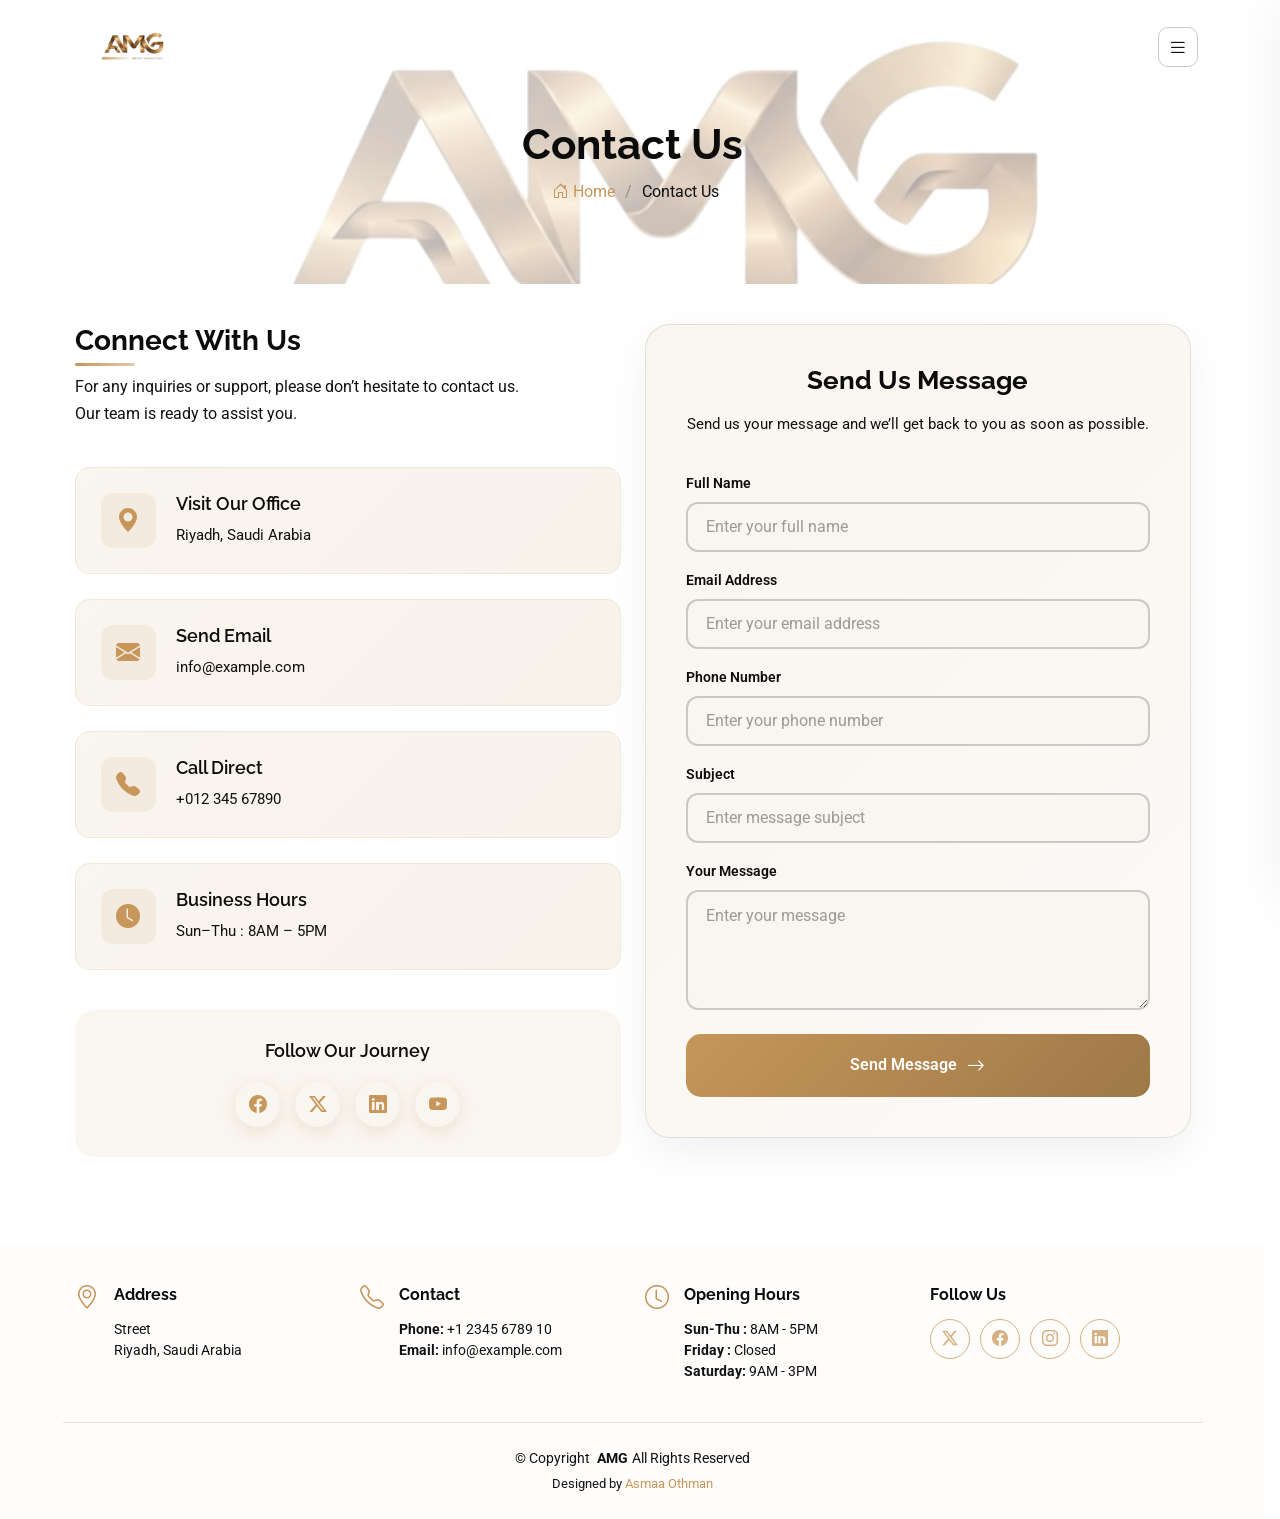
<file: contact.html>
<!DOCTYPE html>
<html lang="en">

    <head>
        <meta charset="utf-8">
        <meta content="width=device-width, initial-scale=1.0" name="viewport">
        <title>Contact Us - AMG Website</title>
        <meta name="description" content="">
        <meta name="keywords" content="">

        <!-- Favicons -->
        <link href="assets/img/icon.png" rel="icon">
        <link href="assets/img/icon.png" rel="apple-touch-icon">

        <!-- Fonts -->
        <link href="https://fonts.googleapis.com" rel="preconnect">
        <link href="https://fonts.gstatic.com" rel="preconnect" crossorigin>
        <link href="https://fonts.googleapis.com/css2?family=Roboto:ital,wght@0,100;0,300;0,400;0,500;0,700;0,900;1,100;1,300;1,400;1,500;1,700;1,900&family=Raleway:ital,wght@0,100;0,200;0,300;0,400;0,500;0,600;0,700;0,800;0,900;1,100;1,200;1,300;1,400;1,500;1,600;1,700;1,800;1,900&display=swap" rel="stylesheet">

        <!-- Vendor CSS Files -->
        <link href="assets/vendor/bootstrap/css/bootstrap.min.css" rel="stylesheet">
        <link href="assets/vendor/bootstrap-icons/bootstrap-icons.css" rel="stylesheet">
        <link href="assets/vendor/aos/aos.css" rel="stylesheet">
        <link href="assets/vendor/glightbox/css/glightbox.min.css" rel="stylesheet">
        <link href="assets/vendor/swiper/swiper-bundle.min.css" rel="stylesheet">

        <!-- Main CSS File -->
        <link href="assets/css/main.css" rel="stylesheet">
        <!-- Navbar Enhancements CSS -->
        <link href="assets/css/navbar-enhancements.css" rel="stylesheet">

    </head>

    <body class="Style-details-page">

        <header id="header" class="header d-flex align-items-center fixed-top">
            <div class="container position-relative d-flex align-items-center justify-content-between">
            <a href="index.html" class="logo d-flex align-items-center me-auto me-xl-0">
                <img src="assets/img/logo.png" alt=""> 
            </a>

            <nav id="navmenu" class="navmenu">
                <ul>
                    <li><a href="index.html"> Home</a></li>
                    <li><a href="feature.html"> Features</a></li>
                    <li><a href="style-1.html"> Styles</a></li>
                    <li><a href="service.html"> Services</a></li>
                    <li><a href="contact.html"> Contact Us</a></li>  
                </ul>
            </nav>
            <button class="sidebar-hamburger" id="sidebarHamburger" aria-label="Open menu">
              <i class="bi bi-list"></i>
            </button>
            </div>
        </header>
        
        <!-- Right Sidebar -->
        <div id="sidebar" class="sidebar">
            <div class="sidebar-inner">
            <div class="sidebar-header">
                <div class="sidebar-brand">
                <span class="sidebar-brand-dot"></span>
                <span class="sidebar-menu-label">Navigation</span>
                </div>
                <button class="sidebar-close-btn" id="sidebarCloseBtn" aria-label="Close menu">
                <i class="bi bi-x-lg"></i>
                </button>
            </div>
            <nav class="sidebar-nav">
                <ul class="sidebar-links">
                    <li><a href="index.html"><i class="bi bi-house-door"></i>Home</a></li>
                    <li><a href="company.html"><i class="bi bi-buildings"></i>Our Company</a></li>
                    <li><a href="feature.html"><i class="bi bi-stars"></i>Our Feature</a></li>
                    <li><a href="service.html"><i class="bi bi-briefcase"></i>Our Service</a></li>
                    <li><a href="404.html"><i class="bi bi-slash-circle"></i>404 Error</a></li>
                    <li><a href="contact.html"><i class="bi bi-envelope"></i>Contact Us</a></li>
                </ul>
            </nav>
            <div class="sidebar-footer">
                <span class="sidebar-footer-label">Theme</span>
                <!-- Theme toggle injected by JS -->
            </div>
            </div>
        </div>
        <div class="sidebar-overlay" id="sidebarOverlay"></div>

        <main class="main">
            <!-- Page Title -->
            <div class="page-title" data-aos="fade" style="background-image: url(assets/img/page-title.png);">
            <div class="container position-relative">
                <h1>Contact Us</h1>
                <nav class="breadcrumbs">
                <ol>
                    <li><a href="index.html"><i class="bi bi-house-door"></i>Home</a></li>
                    <li class="current">Contact Us</li>
                </ol>
                </nav>
            </div>
            </div><!-- End Page Title -->

            <!-- Contact Section -->
            <section id="contact" class="contact section">
                <div class="container" data-aos="fade-up" data-aos-delay="100">
                    <div class="row">
                        <div class="col-lg-6 mb-5" data-aos="fade-right" data-aos-delay="200">
                            <div class="contact-info-section">
                                <div class="info-header">
                                    <h3>Connect With Us</h3>
                                    <p>For any inquiries or support, please don’t hesitate to contact us.<br> Our team is ready to assist you.</p>
                                </div>

                                <div class="contact-info-grid">
                                    <div class="info-item" data-aos="zoom-in" data-aos-delay="250">
                                    <div class="info-icon">
                                        <i class="bi bi-geo-alt-fill"></i>
                                    </div>
                                    <div class="info-content">
                                        <h5>Visit Our Office</h5>
                                        <p>Riyadh, Saudi Arabia</p>
                                    </div>
                                    </div>

                                    <div class="info-item" data-aos="zoom-in" data-aos-delay="300">
                                    <div class="info-icon">
                                        <i class="bi bi-envelope-fill"></i>
                                    </div>
                                    <div class="info-content">
                                        <h5>Send Email</h5>
                                        <p>info@example.com</p>
                                    </div>
                                    </div>

                                    <div class="info-item" data-aos="zoom-in" data-aos-delay="350">
                                    <div class="info-icon">
                                        <i class="bi bi-telephone-fill"></i>
                                    </div>
                                    <div class="info-content">
                                        <h5>Call Direct</h5>
                                        <p>+012 345 67890</p>
                                    </div>
                                    </div>

                                    <div class="info-item" data-aos="zoom-in" data-aos-delay="400">
                                    <div class="info-icon">
                                        <i class="bi bi-clock-fill"></i>
                                    </div>
                                    <div class="info-content">
                                        <h5>Business Hours</h5>
                                        <p>Sun–Thu : 8AM – 5PM</p>
                                    </div>
                                    </div>
                                </div>

                                <div class="social-contact" data-aos="fade-up" data-aos-delay="450">
                                    <h5>Follow Our Journey</h5>
                                    <div class="social-icons">
                                    <a href="#" class="social-icon"><i class="bi bi-facebook"></i></a>
                                    <a href="#" class="social-icon"><i class="bi bi-twitter-x"></i></a>
                                    <a href="#" class="social-icon"><i class="bi bi-linkedin"></i></a>
                                    <a href="#" class="social-icon"><i class="bi bi-youtube"></i></a>
                                    </div>
                                </div>
                            </div>
                        </div>

                        <div class="col-lg-6" data-aos="fade-left" data-aos-delay="200">
                            <div class="contact-form-wrapper">
                                <div class="form-header">
                                    <h3>Send Us Message</h3>
                                    <p>Send us your message and we’ll get back to you as soon as possible.</p>
                                </div>

                                <form action="forms/contact.php" method="post" class="php-email-form">
                                    <div class="mb-3">
                                       <label for="contactName" class="form-label">Full Name</label>
                                       <input type="text" name="name" class="form-control" id="contactName" placeholder="Enter your full name" required="">
                                    </div>

                                    <div class="mb-3">
                                       <label for="contactEmail" class="form-label">Email Address</label>
                                       <input type="email" class="form-control" name="email" id="contactEmail" placeholder="Enter your email address" required="">
                                    </div>

                                    <div class="mb-3">
                                       <label for="contactPhone" class="form-label">Phone Number</label>
                                       <input type="tel" class="form-control" name="phone" id="contactPhone" placeholder="Enter your phone number">
                                    </div>

                                    <div class="mb-3">
                                       <label for="contactSubject" class="form-label">Subject</label>
                                       <input type="text" class="form-control" name="subject" id="contactSubject" placeholder="Enter message subject" required="">
                                    </div>

                                    <div class="mb-4">
                                       <label for="contactMessage" class="form-label">Your Message</label>
                                       <textarea class="form-control message-textarea" name="message" id="contactMessage" rows="5" placeholder="Enter your message" required=""></textarea>
                                    </div>

                                    <div class="my-3">
                                       <div class="loading">Loading</div>
                                       <div class="error-message"></div>
                                       <div class="sent-message">Your message has been sent. Thank you!</div>
                                    </div>

                                    <button type="submit" class="submit-btn">
                                       <span>Send Message</span>
                                       <i class="bi bi-arrow-right"></i>
                                    </button>
                                </form>
                            </div>
                        </div>
                    </div>
                </div>
            </section><!-- /Contact Section -->

        </main>

        <!-- Footer Section -->
        <footer id="footer" class="footer-style-2 light-background">
            <div class="container">
            <div class="row gy-3">
                <div class="col-lg-3 col-md-6 d-flex">
                    <i class="bi bi-geo-alt icon"></i>
                    <div class="address">
                        <h4>Address</h4>
                        <p> Street</p>
                        <p>Riyadh, Saudi Arabia</p>
                        <p></p>
                    </div>
                </div>

                <div class="col-lg-3 col-md-6 d-flex">
                    <i class="bi bi-telephone icon"></i>
                    <div>
                        <h4>Contact</h4>
                        <p>
                        <strong>Phone:</strong> <span>+1 2345 6789 10</span><br>
                        <strong>Email:</strong> <span>info@example.com</span><br>
                        </p>
                    </div>
                </div>

                <div class="col-lg-3 col-md-6 d-flex">
                    <i class="bi bi-clock icon"></i>
                    <div>
                        <h4>Opening Hours</h4>
                        <p>
                            <strong>Sun-Thu :</strong> <span>8AM - 5PM</span><br>
                            <strong>Friday :</strong> <span>Closed</span><br>
                            <strong>Saturday:</strong> <span>9AM - 3PM</span>
                        </p>
                    </div>
                </div>

                <div class="col-lg-3 col-md-6">
                    <h4>Follow Us</h4>
                    <div class="social-links d-flex">
                        <a href="#" class="twitter"><i class="bi bi-twitter-x"></i></a>
                        <a href="#" class="facebook"><i class="bi bi-facebook"></i></a>
                        <a href="#" class="instagram"><i class="bi bi-instagram"></i></a>
                        <a href="#" class="linkedin"><i class="bi bi-linkedin"></i></a>
                    </div>
                </div>

            </div>
            </div>

            <div class="container copyright text-center mt-4">
                <p>© <span>Copyright</span> <strong class="px-1 sitename">AMG</strong><span>All Rights Reserved</span></p>
                <div class="credits">
                    Designed by <a href="#">Asmaa Othman</a> 
                </div>
            </div>
        </footer><!-- Footer Section -->

        <!-- Scroll Top -->
        <a href="#" id="scroll-top" class="scroll-top d-flex align-items-center justify-content-center"><i class="bi bi-arrow-up-short"></i></a>

        <!-- Vendor JS Files -->
        <script src="assets/vendor/bootstrap/js/bootstrap.bundle.min.js"></script>
        <script src="assets/vendor/php-email-form/validate.js"></script>
        <script src="assets/vendor/aos/aos.js"></script>
        <script src="assets/vendor/glightbox/js/glightbox.min.js"></script>
        <script src="assets/vendor/purecounter/purecounter_vanilla.js"></script>
        <script src="assets/vendor/typed.js/typed.umd.js"></script>
        <script src="assets/vendor/swiper/swiper-bundle.min.js"></script>

        <!-- Theme Toggle Script -->
        <script src="assets/js/theme-toggle.js"></script>
        <!-- Main JS File -->
        <script src="assets/js/main.js"></script>

    </body>

</html>
</file>
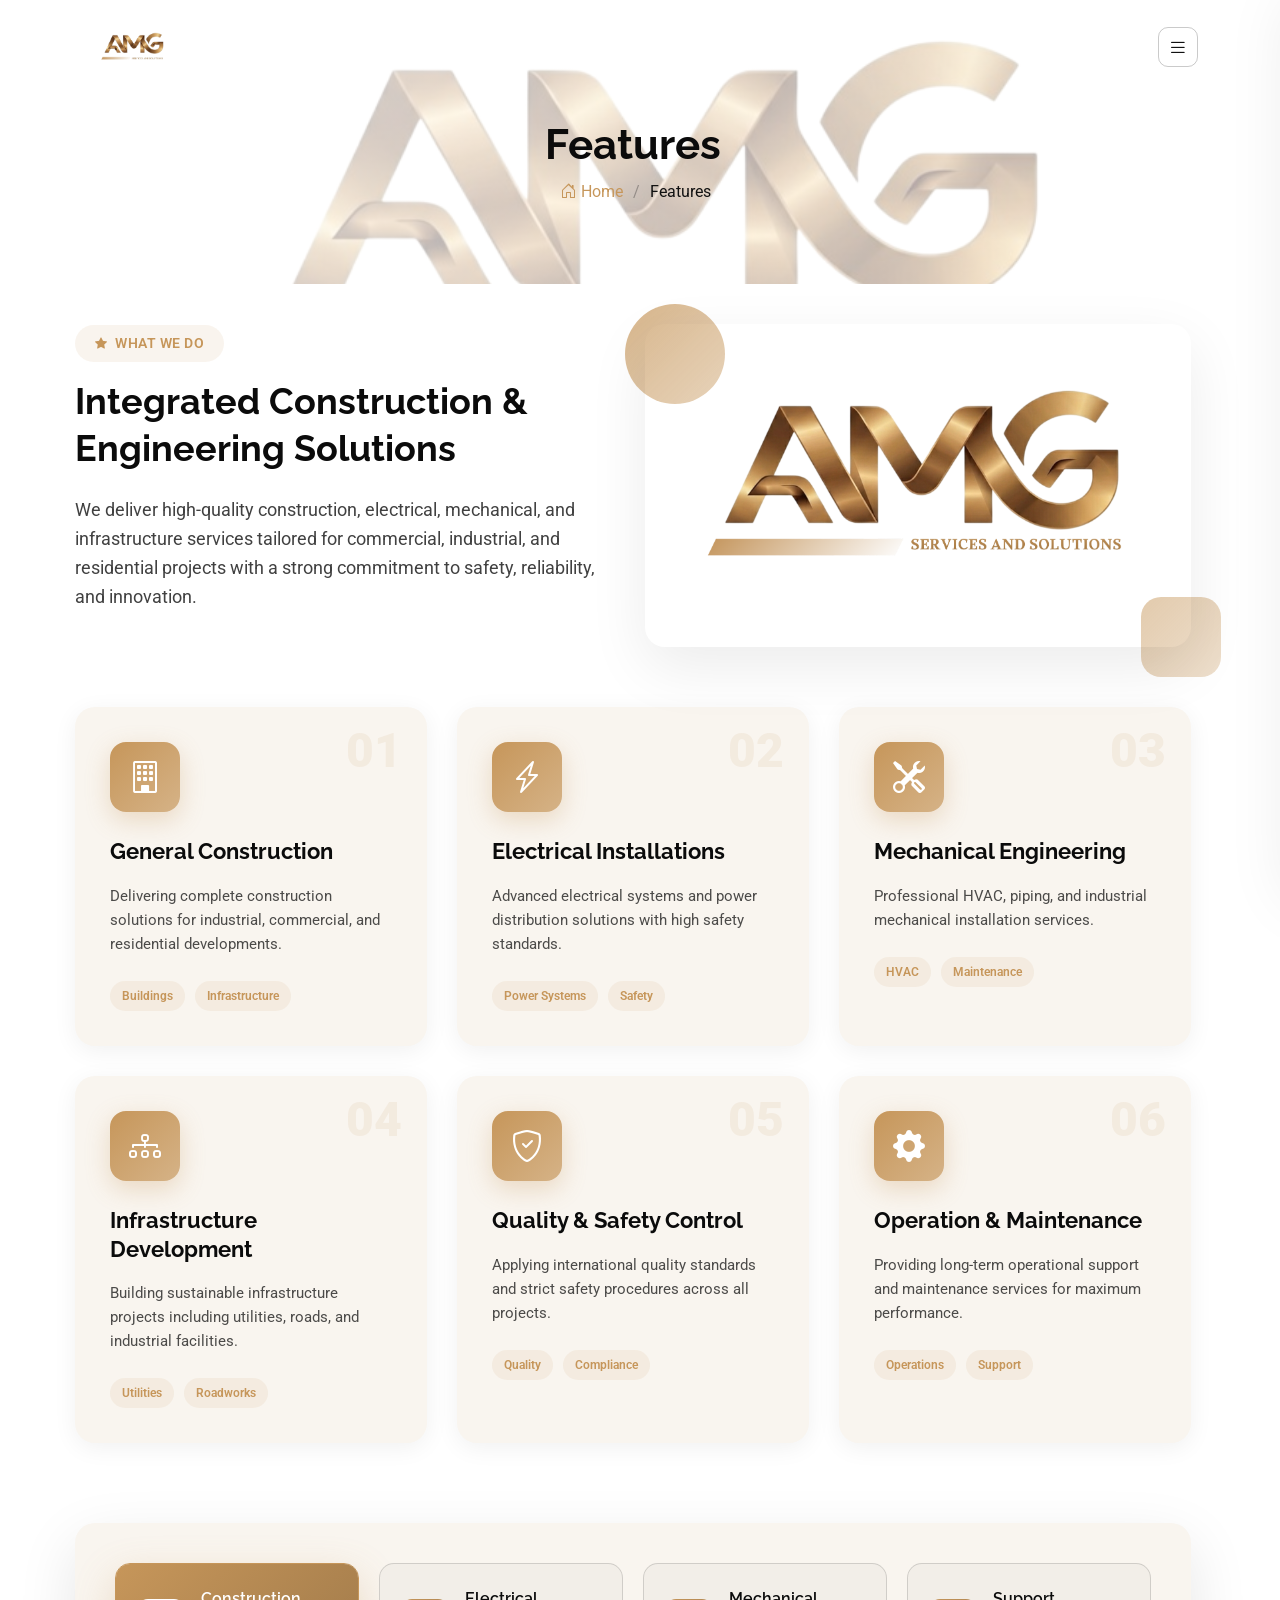
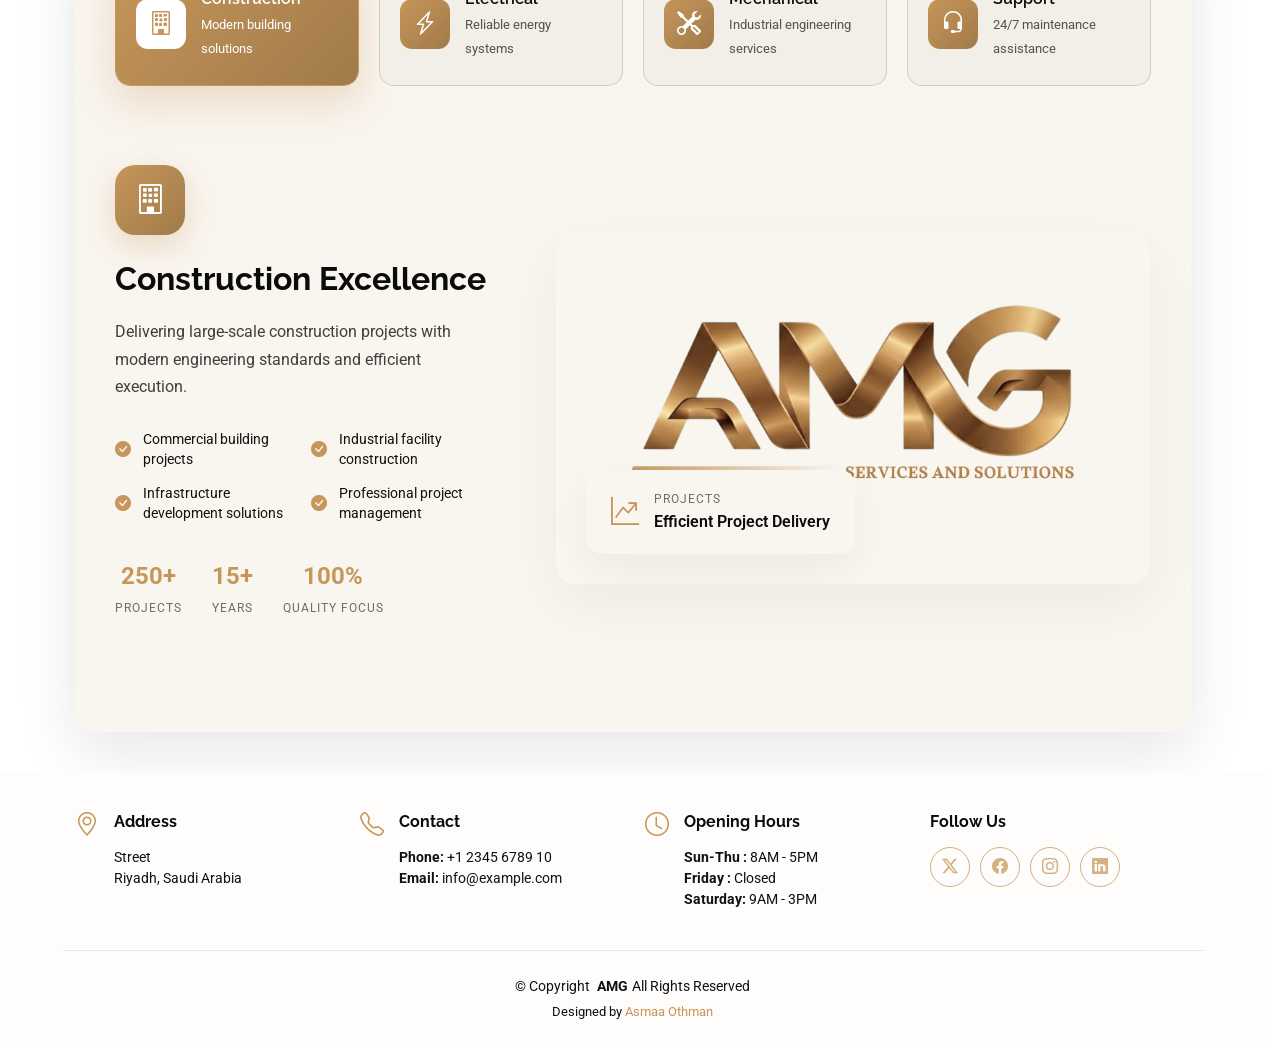
<file: feature.html>
<!DOCTYPE html>
<html lang="en">
  <head>
      <meta charset="utf-8">
      <meta content="width=device-width, initial-scale=1.0" name="viewport">
      <title>Features - AMG Website</title>
      <meta name="description" content="">
      <meta name="keywords" content="">

      <!-- Favicons -->
      <link href="assets/img/icon.png" rel="icon">
      <link href="assets/img/icon.png" rel="apple-touch-icon">

      <!-- Fonts -->
      <link href="https://fonts.googleapis.com" rel="preconnect">
      <link href="https://fonts.gstatic.com" rel="preconnect" crossorigin>
      <link href="https://fonts.googleapis.com/css2?family=Roboto:ital,wght@0,100;0,300;0,400;0,500;0,700;0,900;1,100;1,300;1,400;1,500;1,700;1,900&family=Raleway:ital,wght@0,100;0,200;0,300;0,400;0,500;0,600;0,700;0,800;0,900;1,100;1,200;1,300;1,400;1,500;1,600;1,700;1,800;1,900&display=swap" rel="stylesheet">

      <!-- Vendor CSS Files -->
      <link href="assets/vendor/bootstrap/css/bootstrap.min.css" rel="stylesheet">
      <link href="assets/vendor/bootstrap-icons/bootstrap-icons.css" rel="stylesheet">
      <link href="assets/vendor/aos/aos.css" rel="stylesheet">
      <link href="assets/vendor/glightbox/css/glightbox.min.css" rel="stylesheet">
      <link href="assets/vendor/swiper/swiper-bundle.min.css" rel="stylesheet">

      <!-- Main CSS File -->
      <link href="assets/css/main.css" rel="stylesheet">
      <!-- Navbar Enhancements CSS -->
      <link href="assets/css/navbar-enhancements.css" rel="stylesheet">
  </head>

  <body class="Style-details-page">
      <header id="header" class="header d-flex align-items-center fixed-top">
          <div class="container position-relative d-flex align-items-center justify-content-between">
          <a href="index.html" class="logo d-flex align-items-center me-auto me-xl-0">
              <img src="assets/img/logo.png" alt=""> 
          </a>

          <nav id="navmenu" class="navmenu">
            <ul>
                <li><a href="index.html"> Home</a></li>
                <li><a href="feature.html" class="active"> Features</a></li>
                <li><a href="style-1.html"> Styles</a></li>
                <li><a href="service.html"> Services</a></li>
                <li><a href="contact.html"> Contact Us</a></li>  
              </ul>
          </nav>

          <button class="sidebar-hamburger" id="sidebarHamburger" aria-label="Open menu">
            <i class="bi bi-list"></i>
          </button>
          </div>
      </header>

      <!-- Right Sidebar -->
      <div id="sidebar" class="sidebar">
        <div class="sidebar-inner">
          <div class="sidebar-header">
            <div class="sidebar-brand">
              <span class="sidebar-brand-dot"></span>
              <span class="sidebar-menu-label">Navigation</span>
            </div>
            <button class="sidebar-close-btn" id="sidebarCloseBtn" aria-label="Close menu">
              <i class="bi bi-x-lg"></i>
            </button>
          </div>
          <nav class="sidebar-nav">
              <ul class="sidebar-links">
                  <li><a href="index.html"><i class="bi bi-house-door"></i>Home</a></li>
                  <li><a href="company.html"><i class="bi bi-buildings"></i>Our Company</a></li>
                  <li><a href="feature.html"><i class="bi bi-stars"></i>Our Feature</a></li>
                  <li><a href="service.html"><i class="bi bi-briefcase"></i>Our Service</a></li>
                  <li><a href="404.html"><i class="bi bi-slash-circle"></i>404 Error</a></li>
                  <li><a href="contact.html"><i class="bi bi-envelope"></i>Contact Us</a></li>
              </ul>
          </nav>
          <div class="sidebar-footer">
            <span class="sidebar-footer-label">Theme</span>
            <!-- Theme toggle injected by JS -->
          </div>
        </div>
      </div>
      <div class="sidebar-overlay" id="sidebarOverlay"></div>

      <main class="main">
          <!-- Page Title -->
          <div class="page-title" data-aos="fade" style="background-image: url(assets/img/page-title.png);">
          <div class="container position-relative">
              <h1>Features</h1>
              <nav class="breadcrumbs">
              <ol>
                  <li><a href="index.html"><i class="bi bi-house-door"></i>Home</a></li>
                  <li class="current">Features</li>
              </ol>
              </nav>
          </div>
          </div><!-- End Page Title -->

          <!-- Features Section -->
          <section class="features section">

            <div class="container" data-aos="fade-up" data-aos-delay="100">

              <div class="row align-items-center mb-5">

                <div class="col-lg-6" data-aos="fade-right" data-aos-delay="150">

                  <div class="intro-content">

                    <div class="section-badge mb-3" data-aos="zoom-in" data-aos-delay="50">
                      <i class="bi bi-star-fill"></i>
                      <span>WHAT WE DO</span>
                    </div>

                    <h2>Integrated Construction & Engineering Solutions</h2>

                    <p>
                      We deliver high-quality construction, electrical, mechanical, and infrastructure services tailored for commercial, industrial, and residential projects with a strong commitment to safety, reliability, and innovation.
                    </p>

                    <div class="feature-stats">

                      <div class="stat-item">
                        <span class="stat-number">250+</span>
                        <span class="stat-label">Completed Projects</span>
                      </div>

                      <div class="stat-item">
                        <span class="stat-number">15+</span>
                        <span class="stat-label">Years Experience</span>
                      </div>

                      <div class="stat-item">
                        <span class="stat-number">24/7</span>
                        <span class="stat-label">Technical Support</span>
                      </div>

                    </div>

                  </div>

                </div>

                <div class="col-lg-6" data-aos="fade-left" data-aos-delay="200" data-aos-once="true">

                  <div class="intro-image">
                    <img src="assets/img/amg-logo.png" alt="Features" class="img-fluid">
                  </div>

                </div>

              </div>

              <div class="features-grid">

                <div class="feature-item" data-aos="flip-up" data-aos-delay="250">

                  <div class="feature-number">01</div>

                  <div class="feature-content">

                    <div class="feature-icon">
                      <i class="bi bi-building"></i>
                    </div>

                    <h4>General Construction</h4>

                    <p>
                      Delivering complete construction solutions for industrial, commercial, and residential developments.
                    </p>

                    <div class="feature-tags">
                      <span class="tag">Buildings</span>
                      <span class="tag">Infrastructure</span>
                    </div>

                  </div>

                </div>

                <div class="feature-item" data-aos="flip-up" data-aos-delay="300">

                  <div class="feature-number">02</div>

                  <div class="feature-content">

                    <div class="feature-icon">
                      <i class="bi bi-lightning-charge"></i>
                    </div>

                    <h4>Electrical Installations</h4>

                    <p>
                      Advanced electrical systems and power distribution solutions with high safety standards.
                    </p>

                    <div class="feature-tags">
                      <span class="tag">Power Systems</span>
                      <span class="tag">Safety</span>
                    </div>

                  </div>

                </div>

                <div class="feature-item" data-aos="flip-up" data-aos-delay="350">

                  <div class="feature-number">03</div>

                  <div class="feature-content">

                    <div class="feature-icon">
                      <i class="bi bi-tools"></i>
                    </div>

                    <h4>Mechanical Engineering</h4>

                    <p>
                      Professional HVAC, piping, and industrial mechanical installation services.
                    </p>

                    <div class="feature-tags">
                      <span class="tag">HVAC</span>
                      <span class="tag">Maintenance</span>
                    </div>

                  </div>

                </div>

                <div class="feature-item" data-aos="flip-up" data-aos-delay="400">

                  <div class="feature-number">04</div>

                  <div class="feature-content">

                    <div class="feature-icon">
                      <i class="bi bi-diagram-3"></i>
                    </div>

                    <h4>Infrastructure Development</h4>

                    <p>
                      Building sustainable infrastructure projects including utilities, roads, and industrial facilities.
                    </p>

                    <div class="feature-tags">
                      <span class="tag">Utilities</span>
                      <span class="tag">Roadworks</span>
                    </div>

                  </div>

                </div>

                <div class="feature-item" data-aos="flip-up" data-aos-delay="450">

                  <div class="feature-number">05</div>

                  <div class="feature-content">

                    <div class="feature-icon">
                      <i class="bi bi-shield-check"></i>
                    </div>

                    <h4>Quality & Safety Control</h4>

                    <p>
                      Applying international quality standards and strict safety procedures across all projects.
                    </p>

                    <div class="feature-tags">
                      <span class="tag">Quality</span>
                      <span class="tag">Compliance</span>
                    </div>

                  </div>

                </div>

                <div class="feature-item" data-aos="flip-up" data-aos-delay="500">

                  <div class="feature-number">06</div>

                  <div class="feature-content">

                    <div class="feature-icon">
                      <i class="bi bi-gear-fill"></i>
                    </div>

                    <h4>Operation & Maintenance</h4>

                    <p>
                      Providing long-term operational support and maintenance services for maximum performance.
                    </p>

                    <div class="feature-tags">
                      <span class="tag">Operations</span>
                      <span class="tag">Support</span>
                    </div>

                  </div>

                </div>

              </div>

            </div>

          </section>
          <!-- /Features Section -->


          <!-- Features Tabs Section -->
          <section id="features-tabs" class="features-tabs section">

            <div class="container" data-aos="fade-up" data-aos-delay="100">

              <div class="tabs-wrapper">

                <ul class="nav nav-tabs" data-aos="fade-up" data-aos-delay="100">

                  <li class="nav-item">
                    <a class="nav-link active show" data-bs-toggle="tab" data-bs-target="#features-tabs-tab-1">

                      <div class="tab-icon">
                        <i class="bi bi-building"></i>
                      </div>

                      <div class="tab-content">
                        <h5>Construction</h5>
                        <span>Modern building solutions</span>
                      </div>

                    </a>
                  </li>

                  <li class="nav-item">
                    <a class="nav-link" data-bs-toggle="tab" data-bs-target="#features-tabs-tab-2">

                      <div class="tab-icon">
                        <i class="bi bi-lightning-charge"></i>
                      </div>

                      <div class="tab-content">
                        <h5>Electrical</h5>
                        <span>Reliable energy systems</span>
                      </div>

                    </a>
                  </li>

                  <li class="nav-item">
                    <a class="nav-link" data-bs-toggle="tab" data-bs-target="#features-tabs-tab-3">

                      <div class="tab-icon">
                        <i class="bi bi-tools"></i>
                      </div>

                      <div class="tab-content">
                        <h5>Mechanical</h5>
                        <span>Industrial engineering services</span>
                      </div>

                    </a>
                  </li>

                  <li class="nav-item">
                    <a class="nav-link" data-bs-toggle="tab" data-bs-target="#features-tabs-tab-4">

                      <div class="tab-icon">
                        <i class="bi bi-headset"></i>
                      </div>

                      <div class="tab-content">
                        <h5>Support</h5>
                        <span>24/7 maintenance assistance</span>
                      </div>

                    </a>
                  </li>

                </ul>

                <div class="tab-content" data-aos="fade-up" data-aos-delay="200">

                  <!-- Tab 1 -->
                  <div class="tab-pane fade active show" id="features-tabs-tab-1">

                    <div class="row align-items-center">

                      <div class="col-lg-5">

                        <div class="content-wrapper">

                          <div class="icon-badge">
                            <i class="bi bi-building"></i>
                          </div>

                          <h3>Construction Excellence</h3>

                          <p>
                            Delivering large-scale construction projects with modern engineering standards and efficient execution.
                          </p>

                          <div class="feature-grid">

                            <div class="feature-item">
                              <i class="bi bi-check-circle-fill"></i>
                              <span>Commercial building projects</span>
                            </div>

                            <div class="feature-item">
                              <i class="bi bi-check-circle-fill"></i>
                              <span>Industrial facility construction</span>
                            </div>

                            <div class="feature-item">
                              <i class="bi bi-check-circle-fill"></i>
                              <span>Infrastructure development solutions</span>
                            </div>

                            <div class="feature-item">
                              <i class="bi bi-check-circle-fill"></i>
                              <span>Professional project management</span>
                            </div>

                          </div>

                          <div class="stats-row">

                            <div class="stat-item">
                              <div class="stat-number">250+</div>
                              <div class="stat-label">Projects</div>
                            </div>

                            <div class="stat-item">
                              <div class="stat-number">15+</div>
                              <div class="stat-label">Years</div>
                            </div>

                            <div class="stat-item">
                              <div class="stat-number">100%</div>
                              <div class="stat-label">Quality Focus</div>
                            </div>

                          </div>

                        </div>

                      </div>

                      <div class="col-lg-7">

                        <div class="visual-content">

                          <div class="main-image">
                            <img src="assets/img/amg-logo.png" alt="" class="img-fluid">

                            <div class="floating-card">
                              <i class="bi bi-graph-up-arrow"></i>

                              <div class="card-content">
                                <span>Projects</span>
                                <strong>Efficient Project Delivery</strong>
                              </div>

                            </div>

                          </div>

                        </div>

                      </div>

                    </div>

                  </div>

                  <!-- Tab 2 -->
                  <div class="tab-pane fade" id="features-tabs-tab-2">

                    <div class="row align-items-center">

                      <div class="col-lg-5">

                        <div class="content-wrapper">

                          <div class="icon-badge">
                            <i class="bi bi-lightning-charge"></i>
                          </div>

                          <h3>Electrical Engineering Solutions</h3>

                          <p>
                            Providing reliable electrical systems and energy solutions designed for industrial and commercial projects.
                          </p>

                          <div class="feature-grid">

                            <div class="feature-item">
                              <i class="bi bi-check-circle-fill"></i>
                              <span>Power distribution systems</span>
                            </div>

                            <div class="feature-item">
                              <i class="bi bi-check-circle-fill"></i>
                              <span>Industrial electrical installations</span>
                            </div>

                            <div class="feature-item">
                              <i class="bi bi-check-circle-fill"></i>
                              <span>Lighting and automation systems</span>
                            </div>

                            <div class="feature-item">
                              <i class="bi bi-check-circle-fill"></i>
                              <span>Safety compliance standards</span>
                            </div>

                          </div>

                          <div class="stats-row">

                            <div class="stat-item">
                              <div class="stat-number">24/7</div>
                              <div class="stat-label">Monitoring</div>
                            </div>

                            <div class="stat-item">
                              <div class="stat-number">ISO</div>
                              <div class="stat-label">Certified</div>
                            </div>

                            <div class="stat-item">
                              <div class="stat-number">100%</div>
                              <div class="stat-label">Safety Standards</div>
                            </div>

                          </div>

                        </div>

                      </div>

                      <div class="col-lg-7">

                        <div class="visual-content">

                          <div class="main-image">
                            <img src="assets/img/amg-logo.png" alt="" class="img-fluid">

                            <div class="floating-card">
                              <i class="bi bi-lightning-charge-fill"></i>

                              <div class="card-content">
                                <span>Electrical</span>
                                <strong>Reliable Power Systems</strong>
                              </div>

                            </div>

                          </div>

                        </div>

                      </div>

                    </div>

                  </div>

                  <!-- Tab 3 -->
                  <div class="tab-pane fade" id="features-tabs-tab-3">

                    <div class="row align-items-center">

                      <div class="col-lg-5">

                        <div class="content-wrapper">

                          <div class="icon-badge">
                            <i class="bi bi-tools"></i>
                          </div>

                          <h3>Mechanical Engineering Services</h3>

                          <p>
                            Comprehensive mechanical solutions including HVAC systems, piping, and industrial maintenance.
                          </p>

                          <div class="feature-grid">

                            <div class="feature-item">
                              <i class="bi bi-check-circle-fill"></i>
                              <span>HVAC installation services</span>
                            </div>

                            <div class="feature-item">
                              <i class="bi bi-check-circle-fill"></i>
                              <span>Piping and mechanical systems</span>
                            </div>

                            <div class="feature-item">
                              <i class="bi bi-check-circle-fill"></i>
                              <span>Industrial maintenance solutions</span>
                            </div>

                            <div class="feature-item">
                              <i class="bi bi-check-circle-fill"></i>
                              <span>Operational efficiency support</span>
                            </div>

                          </div>

                          <div class="stats-row">

                            <div class="stat-item">
                              <div class="stat-number">500+</div>
                              <div class="stat-label">Installations</div>
                            </div>

                            <div class="stat-item">
                              <div class="stat-number">98%</div>
                              <div class="stat-label">Efficiency</div>
                            </div>

                            <div class="stat-item">
                              <div class="stat-number">24/7</div>
                              <div class="stat-label">Operations</div>
                            </div>

                          </div>

                        </div>

                      </div>

                      <div class="col-lg-7">

                        <div class="visual-content">

                          <div class="main-image">
                            <img src="assets/img/amg-logo.png" alt="" class="img-fluid">

                            <div class="floating-card">
                              <i class="bi bi-gear-fill"></i>

                              <div class="card-content">
                                <span>Mechanical</span>
                                <strong>Efficient Industrial Systems</strong>
                              </div>

                            </div>

                          </div>

                        </div>

                      </div>

                    </div>

                  </div>

                  <!-- Tab 4 -->
                  <div class="tab-pane fade" id="features-tabs-tab-4">

                    <div class="row align-items-center">

                      <div class="col-lg-5">

                        <div class="content-wrapper">

                          <div class="icon-badge">
                            <i class="bi bi-headset"></i>
                          </div>

                          <h3>Operation & Maintenance Support</h3>

                          <p>
                            Dedicated maintenance and technical support services to ensure long-term operational reliability.
                          </p>

                          <div class="feature-grid">

                            <div class="feature-item">
                              <i class="bi bi-check-circle-fill"></i>
                              <span>Preventive maintenance programs</span>
                            </div>

                            <div class="feature-item">
                              <i class="bi bi-check-circle-fill"></i>
                              <span>Emergency technical assistance</span>
                            </div>

                            <div class="feature-item">
                              <i class="bi bi-check-circle-fill"></i>
                              <span>System inspection & testing</span>
                            </div>

                            <div class="feature-item">
                              <i class="bi bi-check-circle-fill"></i>
                              <span>Long-term operational support</span>
                            </div>

                          </div>

                          <div class="stats-row">

                            <div class="stat-item">
                              <div class="stat-number">24/7</div>
                              <div class="stat-label">Support</div>
                            </div>

                            <div class="stat-item">
                              <div class="stat-number">2hr</div>
                              <div class="stat-label">Response Time</div>
                            </div>

                            <div class="stat-item">
                              <div class="stat-number">Expert</div>
                              <div class="stat-label">Engineering Team</div>
                            </div>

                          </div>

                        </div>

                      </div>

                      <div class="col-lg-7">

                        <div class="visual-content">

                          <div class="main-image">
                            <img src="assets/img/amg-logo.png" alt="" class="img-fluid">

                            <div class="floating-card">
                              <i class="bi bi-headset"></i>

                              <div class="card-content">
                                <span>Support</span>
                                <strong>Reliable Technical Assistance</strong>
                              </div>

                            </div>

                          </div>

                        </div>

                      </div>

                    </div>

                  </div>

                </div>

              </div>

            </div>

          </section>
          <!-- /Features Tabs Section -->

      </main>

      <!-- Footer Section -->
      <footer id="footer" class="footer-style-2 light-background">
          <div class="container">
          <div class="row gy-3">
              <div class="col-lg-3 col-md-6 d-flex">
                <i class="bi bi-geo-alt icon"></i>
                <div class="address">
                    <h4>Address</h4>
                    <p> Street</p>
                    <p>Riyadh, Saudi Arabia</p>
                    <p></p>
                </div>
              </div>

              <div class="col-lg-3 col-md-6 d-flex">
                <i class="bi bi-telephone icon"></i>
                <div>
                    <h4>Contact</h4>
                    <p>
                    <strong>Phone:</strong> <span>+1 2345 6789 10</span><br>
                    <strong>Email:</strong> <span>info@example.com</span><br>
                    </p>
                </div>
              </div>

              <div class="col-lg-3 col-md-6 d-flex">
                <i class="bi bi-clock icon"></i>
                <div>
                    <h4>Opening Hours</h4>
                    <p>
                      <strong>Sun-Thu :</strong> <span>8AM - 5PM</span><br>
                      <strong>Friday :</strong> <span>Closed</span><br>
                      <strong>Saturday:</strong> <span>9AM - 3PM</span>
                    </p>
                </div>
              </div>

              <div class="col-lg-3 col-md-6">
                <h4>Follow Us</h4>
                <div class="social-links d-flex">
                    <a href="#" class="twitter"><i class="bi bi-twitter-x"></i></a>
                    <a href="#" class="facebook"><i class="bi bi-facebook"></i></a>
                    <a href="#" class="instagram"><i class="bi bi-instagram"></i></a>
                    <a href="#" class="linkedin"><i class="bi bi-linkedin"></i></a>
                </div>
              </div>
          </div>
          </div>

          <div class="container copyright text-center mt-4">
            <p>© <span>Copyright</span> <strong class="px-1 sitename">AMG</strong><span>All Rights Reserved</span></p>
            <div class="credits">
                Designed by <a href="#">Asmaa Othman</a> 
            </div>
          </div>
      </footer><!-- Footer Section -->

      <!-- Scroll Top -->
      <a href="#" id="scroll-top" class="scroll-top d-flex align-items-center justify-content-center"><i class="bi bi-arrow-up-short"></i></a>

      <!-- Vendor JS Files -->
      <script src="assets/vendor/bootstrap/js/bootstrap.bundle.min.js"></script>
      <script src="assets/vendor/php-email-form/validate.js"></script>
      <script src="assets/vendor/aos/aos.js"></script>
      <script src="assets/vendor/glightbox/js/glightbox.min.js"></script>
      <script src="assets/vendor/purecounter/purecounter_vanilla.js"></script>
      <script src="assets/vendor/typed.js/typed.umd.js"></script>
      <script src="assets/vendor/swiper/swiper-bundle.min.js"></script>

      <!-- Theme Toggle Script -->
      <script src="assets/js/theme-toggle.js"></script>
      <!-- Main JS File -->
      <script src="assets/js/main.js"></script>

  </body>

</html>
</file>
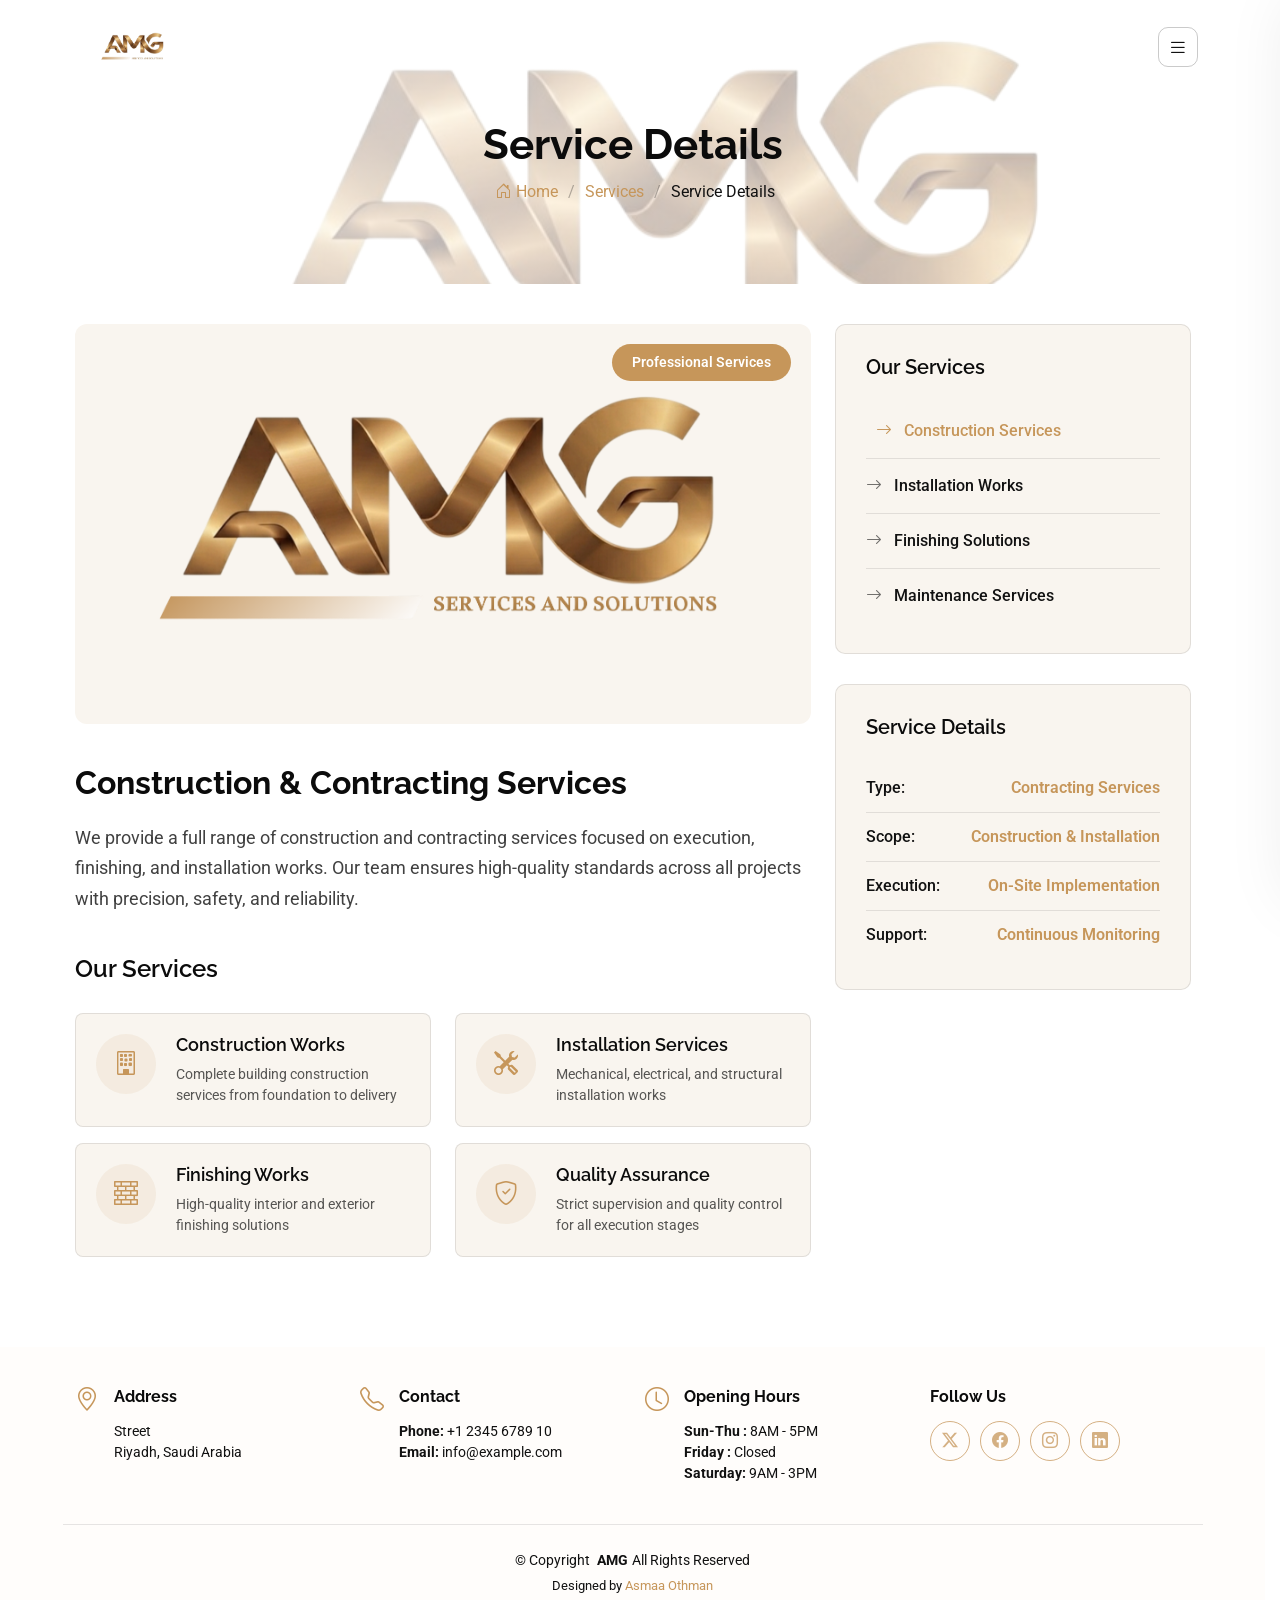
<file: service-details.html>
<!DOCTYPE html>
<html lang="en">

  <head>
    <meta charset="utf-8">
    <meta content="width=device-width, initial-scale=1.0" name="viewport">
    <title>Service Details - AMG Website</title>
    <meta name="description" content="">
    <meta name="keywords" content="">

    <!-- Favicons -->
    <link href="assets/img/icon.png" rel="icon">
    <link href="assets/img/icon.png" rel="apple-touch-icon">

    <!-- Fonts -->
    <link href="https://fonts.googleapis.com" rel="preconnect">
    <link href="https://fonts.gstatic.com" rel="preconnect" crossorigin>
    <link href="https://fonts.googleapis.com/css2?family=Roboto:ital,wght@0,100;0,300;0,400;0,500;0,700;0,900;1,100;1,300;1,400;1,500;1,700;1,900&family=Raleway:ital,wght@0,100;0,200;0,300;0,400;0,500;0,600;0,700;0,800;0,900;1,100;1,200;1,300;1,400;1,500;1,600;1,700;1,800;1,900&display=swap" rel="stylesheet">

    <!-- Vendor CSS Files -->
    <link href="assets/vendor/bootstrap/css/bootstrap.min.css" rel="stylesheet">
    <link href="assets/vendor/bootstrap-icons/bootstrap-icons.css" rel="stylesheet">
    <link href="assets/vendor/aos/aos.css" rel="stylesheet">
    <link href="assets/vendor/glightbox/css/glightbox.min.css" rel="stylesheet">
    <link href="assets/vendor/swiper/swiper-bundle.min.css" rel="stylesheet">

    <!-- Main CSS File -->
    <link href="assets/css/main.css" rel="stylesheet">
    <!-- Navbar Enhancements CSS -->
    <link href="assets/css/navbar-enhancements.css" rel="stylesheet">

  </head>

  <body class="service-details-page">
      <header id="header" class="header d-flex align-items-center fixed-top">
        <div class="container position-relative d-flex align-items-center justify-content-between">
          <a href="index.html" class="logo d-flex align-items-center me-auto me-xl-0">
              <img src="assets/img/logo.png" alt=""> 
          </a>

          <nav id="navmenu" class="navmenu">
            <ul>
                <li><a href="index.html"> Home</a></li>
                <li><a href="feature.html"> Features</a></li>
                <li><a href="style-1.html"> Styles</a></li>
                <li><a href="service.html"> Services</a></li>
                <li><a href="contact.html"> Contact Us</a></li>  
              </ul>
          </nav>
          
          <button class="sidebar-hamburger" id="sidebarHamburger" aria-label="Open menu">
            <i class="bi bi-list"></i>
          </button>
        </div>
        </header>
        <!-- Right Sidebar -->
        <div id="sidebar" class="sidebar">
          <div class="sidebar-inner">
            <div class="sidebar-header">
              <div class="sidebar-brand">
                <span class="sidebar-brand-dot"></span>
                <span class="sidebar-menu-label">Navigation</span>
              </div>
              <button class="sidebar-close-btn" id="sidebarCloseBtn" aria-label="Close menu">
                <i class="bi bi-x-lg"></i>
              </button>
            </div>
            <nav class="sidebar-nav">
                <ul class="sidebar-links">
                    <li><a href="index.html"><i class="bi bi-house-door"></i>Home</a></li>
                    <li><a href="company.html"><i class="bi bi-buildings"></i>Our Company</a></li>
                    <li><a href="feature.html"><i class="bi bi-stars"></i>Our Feature</a></li>
                    <li><a href="service.html"><i class="bi bi-briefcase"></i>Our Service</a></li>
                    <li><a href="404.html"><i class="bi bi-slash-circle"></i>404 Error</a></li>
                    <li><a href="contact.html"><i class="bi bi-envelope"></i>Contact Us</a></li>
                </ul>
            </nav>
            <div class="sidebar-footer">
              <span class="sidebar-footer-label">Theme</span>
              <!-- Theme toggle injected by JS -->
            </div>
          </div>
        </div>
        <div class="sidebar-overlay" id="sidebarOverlay"></div>


    <main class="main">

      <!-- Page Title -->
      <div class="page-title" data-aos="fade" style="background-image: url(assets/img/page-title.png);">
        <div class="container position-relative">
          <h1>Service Details</h1>
          <nav class="breadcrumbs">
            <ol>
              <li><a href="index.html"><i class="bi bi-house-door"></i>Home</a></li>
              <li><a href="service.html">Services</a></li>
              <li class="current">Service Details</li>
            </ol>
          </nav>
        </div>
      </div><!-- End Page Title -->

      <!-- Service Details Section -->
      <section id="style-details" class="style-details section">

        <div class="container" data-aos="fade-up" data-aos-delay="100">

          <div class="row gy-5">

            <div class="col-lg-8" data-aos="fade-up" data-aos-delay="200">

              <div class="style-hero">
                <img src="assets/img/amg-logo.png" alt="" class="img-fluid">
                <div class="style-badge">
                  <span>Professional Services</span>
                </div>
              </div>

              <div class="style-content">

                <div class="style-header">
                  <h2>Construction & Contracting Services</h2>
                  <p class="style-intro">
                    We provide a full range of construction and contracting services focused on execution,
                    finishing, and installation works. Our team ensures high-quality standards across all
                    projects with precision, safety, and reliability.
                  </p>
                </div>

                <div class="style-features">
                  <h4>Our Services</h4>

                  <div class="row gy-3">

                    <div class="col-md-6">
                      <div class="feature-item">
                        <div class="feature-icon">
                          <i class="bi bi-building"></i>
                        </div>
                        <div class="feature-content">
                          <h5>Construction Works</h5>
                          <p>Complete building construction services from foundation to delivery</p>
                        </div>
                      </div>
                    </div>

                    <div class="col-md-6">
                      <div class="feature-item">
                        <div class="feature-icon">
                          <i class="bi bi-tools"></i>
                        </div>
                        <div class="feature-content">
                          <h5>Installation Services</h5>
                          <p>Mechanical, electrical, and structural installation works</p>
                        </div>
                      </div>
                    </div>

                    <div class="col-md-6">
                      <div class="feature-item">
                        <div class="feature-icon">
                          <i class="bi bi-bricks"></i>
                        </div>
                        <div class="feature-content">
                          <h5>Finishing Works</h5>
                          <p>High-quality interior and exterior finishing solutions</p>
                        </div>
                      </div>
                    </div>

                    <div class="col-md-6">
                      <div class="feature-item">
                        <div class="feature-icon">
                          <i class="bi bi-shield-check"></i>
                        </div>
                        <div class="feature-content">
                          <h5>Quality Assurance</h5>
                          <p>Strict supervision and quality control for all execution stages</p>
                        </div>
                      </div>
                    </div>

                  </div>
                </div>

              </div>
            </div>

            <div class="col-lg-4" data-aos="fade-up" data-aos-delay="400">

              <div class="style-sidebar">

                <div class="style-menu">
                  <h4>Our Services</h4>
                  <div class="menu-list">

                    <a href="#" class="menu-item active">
                      <i class="bi bi-arrow-right"></i>
                      <span>Construction Services</span>
                    </a>

                    <a href="#" class="menu-item">
                      <i class="bi bi-arrow-right"></i>
                      <span>Installation Works</span>
                    </a>

                    <a href="#" class="menu-item">
                      <i class="bi bi-arrow-right"></i>
                      <span>Finishing Solutions</span>
                    </a>

                    <a href="#" class="menu-item">
                      <i class="bi bi-arrow-right"></i>
                      <span>Maintenance Services</span>
                    </a>

                  </div>
                </div>

                <div class="style-info">
                  <h4>Service Details</h4>
                  <div class="info-list">

                    <div class="info-item">
                      <span class="info-label">Type:</span>
                      <span class="info-value">Contracting Services</span>
                    </div>

                    <div class="info-item">
                      <span class="info-label">Scope:</span>
                      <span class="info-value">Construction & Installation</span>
                    </div>

                    <div class="info-item">
                      <span class="info-label">Execution:</span>
                      <span class="info-value">On-Site Implementation</span>
                    </div>

                    <div class="info-item">
                      <span class="info-label">Support:</span>
                      <span class="info-value">Continuous Monitoring</span>
                    </div>

                  </div>
                </div>

              </div>

            </div>

          </div>
          
        </div>

      </section><!-- /Service Details Section -->

    </main>

    <!-- Footer Section -->
    <footer id="footer" class="footer-style-2 light-background">
        <div class="container">
          <div class="row gy-3">
              <div class="col-lg-3 col-md-6 d-flex">
                <i class="bi bi-geo-alt icon"></i>
                <div class="address">
                    <h4>Address</h4>
                    <p> Street</p>
                    <p>Riyadh, Saudi Arabia</p>
                    <p></p>
                </div>
              </div>

              <div class="col-lg-3 col-md-6 d-flex">
                <i class="bi bi-telephone icon"></i>
                <div>
                    <h4>Contact</h4>
                    <p>
                    <strong>Phone:</strong> <span>+1 2345 6789 10</span><br>
                    <strong>Email:</strong> <span>info@example.com</span><br>
                    </p>
                </div>
              </div>

              <div class="col-lg-3 col-md-6 d-flex">
                <i class="bi bi-clock icon"></i>
                <div>
                    <h4>Opening Hours</h4>
                    <p>
                      <strong>Sun-Thu :</strong> <span>8AM - 5PM</span><br>
                      <strong>Friday :</strong> <span>Closed</span><br>
                      <strong>Saturday:</strong> <span>9AM - 3PM</span>
                    </p>
                </div>
              </div>

              <div class="col-lg-3 col-md-6">
                <h4>Follow Us</h4>
                <div class="social-links d-flex">
                    <a href="#" class="twitter"><i class="bi bi-twitter-x"></i></a>
                    <a href="#" class="facebook"><i class="bi bi-facebook"></i></a>
                    <a href="#" class="instagram"><i class="bi bi-instagram"></i></a>
                    <a href="#" class="linkedin"><i class="bi bi-linkedin"></i></a>
                </div>
              </div>

          </div>
        </div>

        <div class="container copyright text-center mt-4">
          <p>© <span>Copyright</span> <strong class="px-1 sitename">AMG</strong><span>All Rights Reserved</span></p>
          <div class="credits">
              Designed by <a href="#">Asmaa Othman</a> 
          </div>
        </div>
    </footer><!-- Footer Section -->

    <!-- Scroll Top -->
    <a href="#" id="scroll-top" class="scroll-top d-flex align-items-center justify-content-center"><i class="bi bi-arrow-up-short"></i></a>

    <!-- Vendor JS Files -->
    <script src="assets/vendor/bootstrap/js/bootstrap.bundle.min.js"></script>
    <script src="assets/vendor/php-email-form/validate.js"></script>
    <script src="assets/vendor/aos/aos.js"></script>
    <script src="assets/vendor/glightbox/js/glightbox.min.js"></script>
    <script src="assets/vendor/purecounter/purecounter_vanilla.js"></script>
    <script src="assets/vendor/typed.js/typed.umd.js"></script>
    <script src="assets/vendor/swiper/swiper-bundle.min.js"></script>

    <!-- Theme Toggle Script -->
    <script src="assets/js/theme-toggle.js"></script>
    <!-- Main JS File -->
    <script src="assets/js/main.js"></script>

  </body>

</html>
</file>
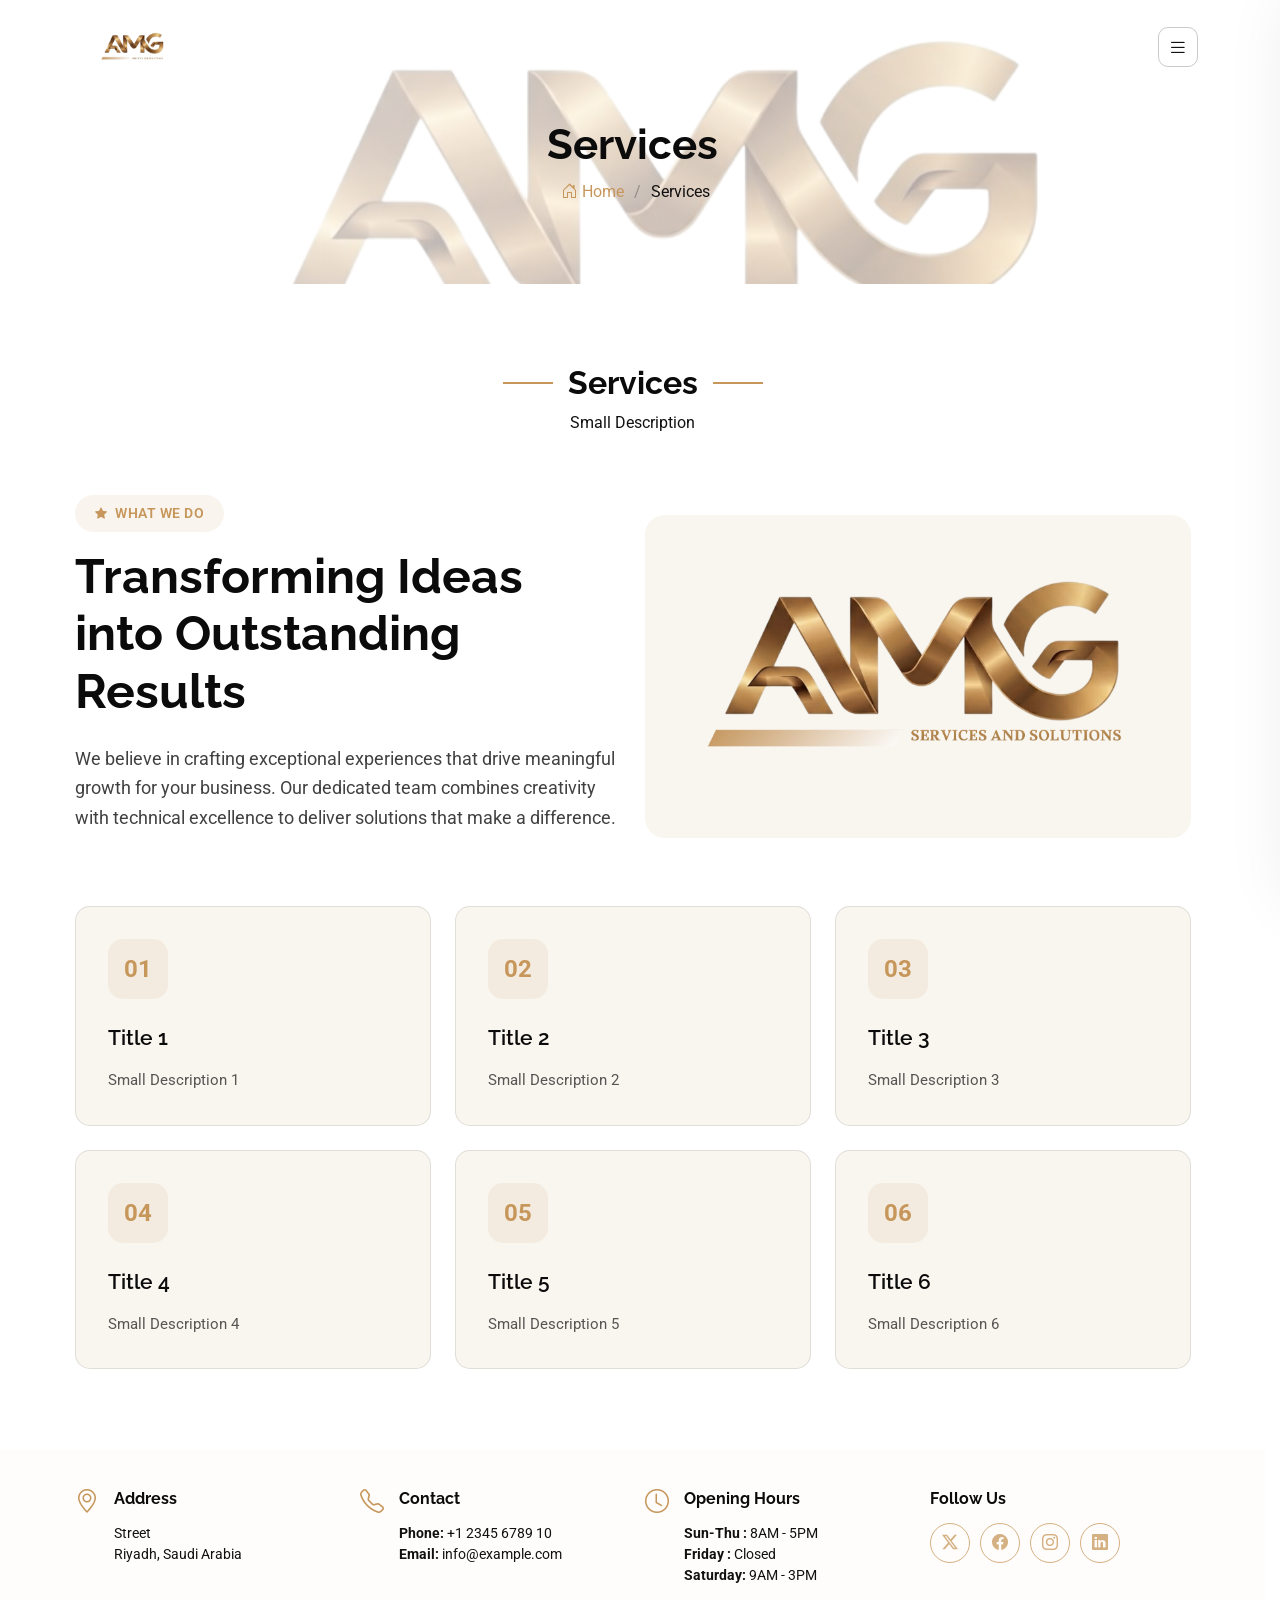
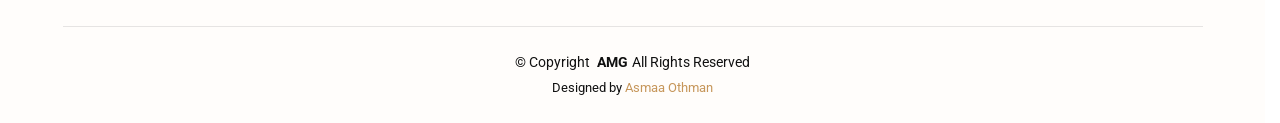
<file: service.html>
<!DOCTYPE html>
<html lang="en">

    <head>
        <meta charset="utf-8">
        <meta content="width=device-width, initial-scale=1.0" name="viewport">
        <title>Services - AMG Website</title>
        <meta name="description" content="">
        <meta name="keywords" content="">

        <!-- Favicons -->
        <link href="assets/img/icon.png" rel="icon">
        <link href="assets/img/icon.png" rel="apple-touch-icon">

        <!-- Fonts -->
        <link href="https://fonts.googleapis.com" rel="preconnect">
        <link href="https://fonts.gstatic.com" rel="preconnect" crossorigin>
        <link href="https://fonts.googleapis.com/css2?family=Roboto:ital,wght@0,100;0,300;0,400;0,500;0,700;0,900;1,100;1,300;1,400;1,500;1,700;1,900&family=Raleway:ital,wght@0,100;0,200;0,300;0,400;0,500;0,600;0,700;0,800;0,900;1,100;1,200;1,300;1,400;1,500;1,600;1,700;1,800;1,900&display=swap" rel="stylesheet">

        <!-- Vendor CSS Files -->
        <link href="assets/vendor/bootstrap/css/bootstrap.min.css" rel="stylesheet">
        <link href="assets/vendor/bootstrap-icons/bootstrap-icons.css" rel="stylesheet">
        <link href="assets/vendor/aos/aos.css" rel="stylesheet">
        <link href="assets/vendor/glightbox/css/glightbox.min.css" rel="stylesheet">
        <link href="assets/vendor/swiper/swiper-bundle.min.css" rel="stylesheet">

        <!-- Main CSS File -->
        <link href="assets/css/main.css" rel="stylesheet">
    <!-- Navbar Enhancements CSS -->
    <link href="assets/css/navbar-enhancements.css" rel="stylesheet">

    </head>

    <body class="Style-details-page">

        <header id="header" class="header d-flex align-items-center fixed-top">
            <div class="container position-relative d-flex align-items-center justify-content-between">
            <a href="index.html" class="logo d-flex align-items-center me-auto me-xl-0">
                <img src="assets/img/logo.png" alt=""> 
            </a>
            <nav id="navmenu" class="navmenu">
                <ul>
                    <li><a href="index.html"> Home</a></li>
                    <li><a href="feature.html"> Features</a></li>
                    <li><a href="style-1.html"> Styles</a></li>
                    <li><a href="service.html" class="active"> Services</a></li>
                    <li><a href="contact.html"> Contact Us</a></li>  
                </ul>
            </nav>
            <button class="sidebar-hamburger" id="sidebarHamburger" aria-label="Open menu">
              <i class="bi bi-list"></i>
            </button>
            </div>
        </header>
        <!-- Right Sidebar -->
        <div id="sidebar" class="sidebar">
            <div class="sidebar-inner">
            <div class="sidebar-header">
                <div class="sidebar-brand">
                <span class="sidebar-brand-dot"></span>
                <span class="sidebar-menu-label">Navigation</span>
                </div>
                <button class="sidebar-close-btn" id="sidebarCloseBtn" aria-label="Close menu">
                <i class="bi bi-x-lg"></i>
                </button>
            </div>
            <nav class="sidebar-nav">
                <ul class="sidebar-links">
                    <li><a href="index.html"><i class="bi bi-house-door"></i>Home</a></li>
                    <li><a href="company.html"><i class="bi bi-buildings"></i>Our Company</a></li>
                    <li><a href="feature.html"><i class="bi bi-stars"></i>Our Feature</a></li>
                    <li><a href="service.html"><i class="bi bi-briefcase"></i>Our Service</a></li>
                    <li><a href="404.html"><i class="bi bi-slash-circle"></i>404 Error</a></li>
                    <li><a href="contact.html"><i class="bi bi-envelope"></i>Contact Us</a></li>
                </ul>
            </nav>
            <div class="sidebar-footer">
                <span class="sidebar-footer-label">Theme</span>
                <!-- Theme toggle injected by JS -->
            </div>
            </div>
        </div>
        <div class="sidebar-overlay" id="sidebarOverlay"></div>

        <main class="main">
            <!-- Page Title -->
            <div class="page-title" data-aos="fade" style="background-image: url(assets/img/page-title.png);">
            <div class="container position-relative">
                <h1>Services</h1>
                <nav class="breadcrumbs">
                <ol>
                    <li><a href="index.html"><i class="bi bi-house-door"></i>Home</a></li>
                    <li class="current">Services</li>
                </ol>
                </nav>
            </div>
            </div><!-- End Page Title -->

            <!-- /Services Section -->
            <section id="services" class="services section">
            <!-- Section Title -->
            <div class="container section-title" data-aos="fade-up">
                <h2>Services</h2>
                <p>Small Description</p>
            </div><!-- End Section Title -->
            <div class="container" data-aos="fade-up" data-aos-delay="100">

                <div class="row align-items-center">
                <div class="col-lg-6">
                    <div class="intro-content" data-aos="fade-right" data-aos-delay="100">
                    <div class="section-badge mb-3" data-aos="zoom-in" data-aos-delay="50">
                        <i class="bi bi-star-fill"></i>
                        <span>WHAT WE DO</span>
                    </div>
                    <h2 class="section-heading mb-4">Transforming Ideas into Outstanding Results</h2>
                    <p class="section-description mb-4">We believe in crafting exceptional experiences that drive meaningful growth for your business. Our dedicated team combines creativity with technical excellence to deliver solutions that make a difference.</p>
<!--                     <a href="#" class="cta-button" data-aos="fade-right" data-aos-delay="200">
                        Explore Our Work
                    </a> -->
                    </div>
                </div>
                <div class="col-lg-6">
                    <div class="hero-visual" data-aos="fade-left" data-aos-delay="150">
                    <img src="assets/img/amg-logo.png" alt="Services" class="img-fluid">
                    </div>
                </div>
                </div>

                <div class="services-grid mt-5">
                <div class="row g-4">
                    <div class="col-lg-4 col-md-6" data-aos="fade-up" data-aos-delay="100">
                    <div class="service-card">
                        <div class="card-number">
                        <span>01</span>
                        </div>
                        <div class="card-content">
                        <h5 class="service-title">
                            <a href="service-details.html">Title 1</a>
                        </h5>
                        <p class="service-description">Small Description 1</p>
                        </div>
                    </div>
                    </div><!-- End Service Card -->

                    <div class="col-lg-4 col-md-6" data-aos="fade-up" data-aos-delay="200">
                    <div class="service-card">
                        <div class="card-number">
                        <span>02</span>
                        </div>
                        <div class="card-content">
                        <h5 class="service-title">
                            <a href="service-details.html">Title 2</a>
                        </h5>
                        <p class="service-description">Small Description 2</p>
                        </div>
                    </div>
                    </div><!-- End Service Card -->

                    <div class="col-lg-4 col-md-6" data-aos="fade-up" data-aos-delay="300">
                    <div class="service-card">
                        <div class="card-number">
                        <span>03</span>
                        </div>
                        <div class="card-content">
                        <h5 class="service-title">
                            <a href="service-details.html">Title 3</a>
                        </h5>
                        <p class="service-description">Small Description 3</p>
                        </div>
                    </div>
                    </div><!-- End Service Card -->

                    <div class="col-lg-4 col-md-6" data-aos="fade-up" data-aos-delay="100">
                    <div class="service-card">
                        <div class="card-number">
                        <span>04</span>
                        </div>
                        <div class="card-content">
                        <h5 class="service-title">
                            <a href="service-details.html">Title 4</a>
                        </h5>
                        <p class="service-description">Small Description 4</p>
                        </div>
                    </div>
                    </div><!-- End Service Card -->

                    <div class="col-lg-4 col-md-6" data-aos="fade-up" data-aos-delay="200">
                    <div class="service-card">
                        <div class="card-number">
                        <span>05</span>
                        </div>
                        <div class="card-content">
                        <h5 class="service-title">
                            <a href="service-details.html">Title 5</a>
                        </h5>
                        <p class="service-description">Small Description 5</p>
                        </div>
                    </div>
                    </div><!-- End Service Card -->

                    <div class="col-lg-4 col-md-6" data-aos="fade-up" data-aos-delay="300">
                    <div class="service-card">
                        <div class="card-number">
                        <span>06</span>
                        </div>
                        <div class="card-content">
                        <h5 class="service-title">
                            <a href="service-details.html">Title 6</a>
                        </h5>
                        <p class="service-description">Small Description 6</p>
                        </div>
                    </div>
                    </div><!-- End Service Card -->

                </div>
                </div>

            </div>
            </section><!-- /Services Section -->

        </main>

        <!-- Footer Section -->
        <footer id="footer" class="footer-style-2 light-background">
            <div class="container">
            <div class="row gy-3">
                <div class="col-lg-3 col-md-6 d-flex">
                <i class="bi bi-geo-alt icon"></i>
                <div class="address">
                    <h4>Address</h4>
                    <p> Street</p>
                    <p>Riyadh, Saudi Arabia</p>
                    <p></p>
                </div>

                </div>

                <div class="col-lg-3 col-md-6 d-flex">
                <i class="bi bi-telephone icon"></i>
                <div>
                    <h4>Contact</h4>
                    <p>
                    <strong>Phone:</strong> <span>+1 2345 6789 10</span><br>
                    <strong>Email:</strong> <span>info@example.com</span><br>
                    </p>
                </div>
                </div>

                <div class="col-lg-3 col-md-6 d-flex">
                    <i class="bi bi-clock icon"></i>
                    <div>
                        <h4>Opening Hours</h4>
                        <p>
                            <strong>Sun-Thu :</strong> <span>8AM - 5PM</span><br>
                            <strong>Friday :</strong> <span>Closed</span><br>
                            <strong>Saturday:</strong> <span>9AM - 3PM</span>
                        </p>
                    </div>
                </div>

                <div class="col-lg-3 col-md-6">
                    <h4>Follow Us</h4>
                    <div class="social-links d-flex">
                        <a href="#" class="twitter"><i class="bi bi-twitter-x"></i></a>
                        <a href="#" class="facebook"><i class="bi bi-facebook"></i></a>
                        <a href="#" class="instagram"><i class="bi bi-instagram"></i></a>
                        <a href="#" class="linkedin"><i class="bi bi-linkedin"></i></a>
                    </div>
                </div>

            </div>
            </div>

            <div class="container copyright text-center mt-4">
                <p>© <span>Copyright</span> <strong class="px-1 sitename">AMG</strong><span>All Rights Reserved</span></p>
                <div class="credits">
                    Designed by <a href="#">Asmaa Othman</a> 
                </div>
            </div>
        </footer><!-- Footer Section -->

        <!-- Scroll Top -->
        <a href="#" id="scroll-top" class="scroll-top d-flex align-items-center justify-content-center"><i class="bi bi-arrow-up-short"></i></a>

        <!-- Vendor JS Files -->
        <script src="assets/vendor/bootstrap/js/bootstrap.bundle.min.js"></script>
        <script src="assets/vendor/php-email-form/validate.js"></script>
        <script src="assets/vendor/aos/aos.js"></script>
        <script src="assets/vendor/glightbox/js/glightbox.min.js"></script>
        <script src="assets/vendor/purecounter/purecounter_vanilla.js"></script>
        <script src="assets/vendor/typed.js/typed.umd.js"></script>
        <script src="assets/vendor/swiper/swiper-bundle.min.js"></script>

        <!-- Theme Toggle Script -->
        <script src="assets/js/theme-toggle.js"></script>
        <!-- Main JS File -->
        <script src="assets/js/main.js"></script>

    </body>

</html>
</file>
<file: assets/css/main.css>
/* Fonts */
:root {
  --default-font: "Roboto",  system-ui, -apple-system, "Segoe UI", Roboto, "Helvetica Neue", Arial, "Noto Sans", "Liberation Sans", sans-serif, "Apple Color Emoji", "Segoe UI Emoji", "Segoe UI Symbol", "Noto Color Emoji";
  --heading-font: "Raleway",  sans-serif;
  --nav-font: "Raleway",  sans-serif;
}

:root { 
  /* ══ LIGHT MODE: White + Gold ══ */
  --background-color: #ffffff; 
  --default-color: #111111; 
  --heading-color: #0b0b0b; 
  --accent-color: #c6965a;
  --surface-color: #f9f5ef; 
  --contrast-color: #ffffff;

  --nav-color: #111111;  
  --nav-hover-color: #c6965a; 

  --nav-mobile-background-color: #ffffff; 
  --nav-dropdown-background-color: #fffdfb; 
  --nav-dropdown-color: #111111; 
  --nav-dropdown-hover-color: #c6965a;
}

/* Soft Gold Section */
.light-background {
  --background-color: #c48930;
  --surface-color: #ffffff;
}

/* ══ DARK MODE: Soft Charcoal + Gold ══ */
.dark-background {

  /* Main backgrounds */
  --background-color: #161616;      
  --surface-color: #222222;          

  /* Text colors */
  --default-color: #ddd3c3;         
  --heading-color: #f3e6d2;

  /* Accent */
  --accent-color: #c6965a;

  /* Contrast */
  --contrast-color: #ffffff;

  /* Navigation */
  --nav-color: #ddd3c3;
  --nav-hover-color: #c6965a;

  /* Mobile & dropdown */
  --nav-mobile-background-color: #1b1b1b;
  --nav-dropdown-background-color: #252525;

  --nav-dropdown-color: #ddd3c3;
  --nav-dropdown-hover-color: #c6965a;
}
/* Smooth scroll */
:root {
  scroll-behavior: smooth;
}

/*--------------------------------------------------------------
# General Styling & Shared Classes
--------------------------------------------------------------*/
body {
  color: var(--default-color);
  background-color: var(--background-color);
  font-family: var(--default-font);
}
::selection {
    background:var(--accent-color) !important;
    color:var(--surface-color)
}

a {
  color: var(--accent-color);
  text-decoration: none;
  transition: 0.3s;
}

a:hover {
  color: color-mix(in srgb, var(--accent-color), transparent 25%);
  text-decoration: none;
}

h1,
h2,
h3,
h4,
h5,
h6 {
  color: var(--heading-color);
  font-family: var(--heading-font);
}

/* hero action */

.hero-actions {
  display: flex;
  gap: 20px;
  justify-content: center;
  margin-bottom: 60px;
}

.hero-actions .action-btn {
  display: inline-flex;
  align-items: center;
  gap: 10px;
  padding: 16px 32px;
  border-radius: 50px;
  font-weight: 600;
  font-size: 16px;
  transition: all 0.3s ease;
  text-decoration: none;
  position: relative;
  overflow: hidden;
}

.hero-actions .action-btn.primary {
  background: var(--accent-color);
  color: var(--contrast-color);
  border: 2px solid var(--accent-color);
}

.hero-actions .action-btn.primary::before {
  content: "";
  position: absolute;
  inset: 0;
  background: linear-gradient(135deg, color-mix(in srgb, var(--accent-color), #cca77a 30%) 0%, var(--accent-color) 100%);
  opacity: 0;
  transition: opacity 0.3s ease;
}

.hero-actions .action-btn.primary span,
.hero-actions .action-btn.primary i {
  position: relative;
  z-index: 1;
}

.hero-actions .action-btn.primary:hover {
  transform: translateY(-2px);
  box-shadow: 0 10px 30px color-mix(in srgb, var(--accent-color), transparent 60%);
}

.hero-actions .action-btn.primary:hover::before {
  opacity: 1;
}

.hero-actions .action-btn.secondary {
  background: transparent;
  color: var(--default-color);
  border: 2px solid color-mix(in srgb, var(--default-color), transparent 80%);
}

.hero-actions .action-btn.secondary:hover {
  background: var(--surface-color);
  border-color: var(--accent-color);
  color: var(--accent-color);
  transform: translateY(-2px);
  box-shadow: 0 8px 25px color-mix(in srgb, var(--default-color), transparent 90%);
}

/* PHP Email Form Messages
------------------------------*/
.php-email-form .error-message {
  display: none;
  background: #df1529;
  color: #ffffff;
  text-align: left;
  padding: 15px;
  margin-bottom: 24px;
  font-weight: 600;
}

.php-email-form .sent-message {
  display: none;
  color: #ffffff;
  background: #059652;
  text-align: center;
  padding: 15px;
  margin-bottom: 24px;
  font-weight: 600;
}

.php-email-form .loading {
  display: none;
  background: var(--surface-color);
  text-align: center;
  padding: 15px;
  margin-bottom: 24px;
}

.php-email-form .loading:before {
  content: "";
  display: inline-block;
  border-radius: 50%;
  width: 24px;
  height: 24px;
  margin: 0 10px -6px 0;
  border: 3px solid var(--accent-color);
  border-top-color: var(--surface-color);
  animation: php-email-form-loading 1s linear infinite;
}

@keyframes php-email-form-loading {
  0% {
    transform: rotate(0deg);
  }

  100% {
    transform: rotate(360deg);
  }
}

/*--------------------------------------------------------------
# Global Header
--------------------------------------------------------------*/
.header {
  --background-color: rgba(255, 255, 255, 0);
  color: var(--default-color);
  background-color: var(--background-color);
  padding: 12px 0;
  transition: all 0.4s cubic-bezier(0.4, 0, 0.2, 1);
  z-index: 997;
  border-bottom: 1px solid transparent;
  transition: all 0.4s cubic-bezier(0.4, 0, 0.2, 1), border-color 0.4s ease;
}

.header .logo {
  line-height: 1;
}

.header .logo img {
    max-height: 70px;
    width: auto;
    margin-right: 8px;
    display: block;
    transition: max-height 0.4s ease, transform 0.3s ease;
}

.header .logo img:hover {
    transform: scale(1.05);
}

.header .logo h1 {
  font-size: 30px;
  margin: 0;
  font-weight: 700;
  color: var(--heading-color);
}

@media (max-width: 1200px) {
  .header .logo {
    order: 1;
  }

  .header .navmenu {
    order: 2;
  }

  .header .sidebar-hamburger {
    order: 3;
    margin-left: 15px;
  }
}

.scrolled .header {
  background-color: var(--nav-dropdown-background-color) !important;
  border-bottom-color: rgba(198, 150, 90, 0.15);
  box-shadow: 0 2px 20px rgba(0, 0, 0, 0.08);
}

.scrolled .header::before {
  content: "";
  position: absolute;
  inset: 0;
  background: transparent;
  backdrop-filter: blur(8px);
  -webkit-backdrop-filter: blur(8px);
  z-index: -1;
  pointer-events: none;
}

/* Dark mode scrolled header */
.dark-background .scrolled .header {
  background-color: var(--nav-dropdown-background-color) !important;
  border-bottom-color: rgba(198, 150, 90, 0.20);
  box-shadow: 0 2px 20px rgba(0, 0, 0, 0.4);
}

.dark-background .scrolled .header::before {
  background: transparent;
  border-bottom: none;
}

/*--------------------------------------------------------------
# Navigation Menu
--------------------------------------------------------------*/
/* Navmenu - Desktop */
@media (min-width: 1200px) {
  .navmenu {
    padding: 0;
  }

  .navmenu ul {
    margin: 0;
    padding: 0;
    display: flex;
    list-style: none;
    align-items: center;
  }

  .navmenu li {
    position: relative;
  }

  .navmenu a,
  .navmenu a:focus {
    color: var(--nav-color);
    padding: 18px 15px;
    font-size: 16px;
    font-family: var(--nav-font);
    font-weight: 600;
    display: flex;
    align-items: center;
    justify-content: space-between;
    white-space: nowrap;
    transition: color 0.3s cubic-bezier(0.4, 0, 0.2, 1), text-shadow 0.3s ease;
    position: relative;
  }

  .navmenu a::after {
    content: "";
    position: absolute;
    bottom: 8px;
    left: 15px;
    width: 0;
    height: 2px;
    background: var(--nav-hover-color);
    transition: width 0.3s cubic-bezier(0.4, 0, 0.2, 1);
  }

  .navmenu a i,
  .navmenu a:focus i {
    font-size: 12px;
    line-height: 0;
    margin-left: 5px;
    transition: 0.3s;
  }

  .navmenu li:last-child a {
    padding-right: 0;
  }

  .navmenu li:hover>a,
  .navmenu .active,
  .navmenu .active:focus {
    color: var(--nav-hover-color);
  }

  .navmenu li:hover>a::after,
  .navmenu .active::after,
  .navmenu .active:focus::after {
    width: calc(100% - 30px);
  }

  .navmenu .dropdown ul {
    margin: 0;
    padding: 10px 0;
    background: var(--nav-dropdown-background-color);
    display: block;
    position: absolute;
    visibility: hidden;
    left: 14px;
    top: 130%;
    opacity: 0;
    transition: all 0.3s cubic-bezier(0.4, 0, 0.2, 1);
    border-radius: 8px;
    z-index: 99;
    box-shadow: 0px 8px 32px rgba(0, 0, 0, 0.12);
    border: 1px solid color-mix(in srgb, var(--default-color), transparent 90%);
    transform: translateY(-10px);
  }

  .navmenu .dropdown ul li {
    min-width: 200px;
  }

  .navmenu .dropdown ul a {
    padding: 10px 20px;
    font-size: 15px;
    text-transform: none;
    color: var(--nav-dropdown-color);
  }

  .navmenu .dropdown ul a i {
    font-size: 12px;
  }

  .navmenu .dropdown ul a:hover,
  .navmenu .dropdown ul .active:hover,
  .navmenu .dropdown ul li:hover>a {
    color: var(--nav-dropdown-hover-color);
  }

  .navmenu .dropdown:hover>ul {
    opacity: 1;
    top: 100%;
    visibility: visible;
    transform: translateY(0);
  }

  .navmenu .dropdown .dropdown ul {
    top: 0;
    left: -90%;
    visibility: hidden;
  }

  .navmenu .dropdown .dropdown:hover>ul {
    opacity: 1;
    top: 0;
    left: -100%;
    visibility: visible;
  }
}

/* Navmenu - Mobile */
@media (max-width: 1199px) {
  .mobile-nav-toggle {
    color: var(--nav-color);
    font-size: 28px;
    line-height: 0;
    margin-right: 10px;
    cursor: pointer;
    transition: color 0.3s cubic-bezier(0.4, 0, 0.2, 1), transform 0.3s ease;
    display: flex;
    align-items: center;
    justify-content: center;
    width: 40px;
    height: 40px;
    border-radius: 50%;
  }

  .mobile-nav-toggle:hover {
    background-color: color-mix(in srgb, var(--accent-color), transparent 85%);
    transform: rotate(90deg);
  }

  .navmenu {
    padding: 0;
    z-index: 9997;
  }

  .navmenu ul {
    display: none;
    list-style: none;
    position: absolute;
    inset: 60px 20px 20px 20px;
    padding: 10px 0;
    margin: 0;
    border-radius: 6px;
    background-color: var(--nav-mobile-background-color);
    overflow-y: auto;
    transition: 0.3s;
    z-index: 9998;
    box-shadow: 0px 0px 30px rgba(0, 0, 0, 0.1);
  }

  .navmenu a,
  .navmenu a:focus {
    color: var(--nav-dropdown-color);
    padding: 10px 20px;
    font-family: var(--nav-font);
    font-size: 17px;
    font-weight: 500;
    display: flex;
    align-items: center;
    justify-content: space-between;
    white-space: nowrap;
    transition: all 0.3s cubic-bezier(0.4, 0, 0.2, 1);
    border-radius: 6px;
    margin: 2px 10px;
  }

  .navmenu a:hover {
    background-color: color-mix(in srgb, var(--accent-color), transparent 90%);
  }

  .navmenu a i,
  .navmenu a:focus i {
    font-size: 12px;
    line-height: 0;
    margin-left: 5px;
    width: 30px;
    height: 30px;
    display: flex;
    align-items: center;
    justify-content: center;
    border-radius: 50%;
    transition: 0.3s;
    background-color: color-mix(in srgb, var(--accent-color), transparent 90%);
  }

  .navmenu a i:hover,
  .navmenu a:focus i:hover {
    background-color: var(--accent-color);
    color: var(--contrast-color);
  }

  .navmenu a:hover,
  .navmenu .active,
  .navmenu .active:focus {
    color: var(--nav-dropdown-hover-color);
  }

  .navmenu .active i,
  .navmenu .active:focus i {
    background-color: var(--accent-color);
    color: var(--contrast-color);
    transform: rotate(180deg);
  }

  .navmenu .dropdown ul {
    position: static;
    display: none;
    z-index: 99;
    padding: 10px 0;
    margin: 10px 20px;
    background-color: var(--nav-dropdown-background-color);
    border: 1px solid color-mix(in srgb, var(--default-color), transparent 85%);
    border-radius: 8px;
    box-shadow: 0 4px 12px rgba(0, 0, 0, 0.08);
    transition: all 0.4s cubic-bezier(0.4, 0, 0.2, 1);
  }

  /* Dark mode dropdown border */
  .dark-background .navmenu .dropdown ul {
    border: 1px solid color-mix(in srgb, var(--default-color), transparent 90%);
    box-shadow: 0 4px 12px rgba(0, 0, 0, 0.3);
  }

  .navmenu .dropdown ul ul {
    background-color: rgba(0, 0, 0, 0.05);
  }

  .dark-background .navmenu .dropdown ul ul {
    background-color: rgba(33, 37, 41, 0.1);
  }

  .navmenu .dropdown>.dropdown-active {
    display: block;
    background-color: rgba(0, 0, 0, 0.03);
  }

  .dark-background .navmenu .dropdown>.dropdown-active {
    background-color: rgba(33, 37, 41, 0.03);
  }

  .mobile-nav-active {
    overflow: hidden;
  }

  .mobile-nav-active .mobile-nav-toggle {
    color: var(--nav-color);
    position: absolute;
    font-size: 32px;
    top: 15px;
    right: 15px;
    margin-right: 0;
    z-index: 9999;
    background-color: color-mix(in srgb, var(--accent-color), transparent 90%);
    transform: rotate(90deg);
    width: 44px;
    height: 44px;
    border-radius: 50%;
    display: flex;
    align-items: center;
    justify-content: center;
  }

  .mobile-nav-active .mobile-nav-toggle:hover {
    background-color: var(--accent-color);
    color: var(--contrast-color);
  }

  /* Dark mode mobile nav toggle */
  .dark-background .mobile-nav-active .mobile-nav-toggle {
    color: var(--nav-color);
  }

  .mobile-nav-active .navmenu {
    position: fixed;
    overflow: hidden;
    inset: 0;
    background: linear-gradient(135deg, rgba(245, 245, 245, 0.98) 0%, rgba(255, 255, 255, 0.95) 100%);
    backdrop-filter: blur(10px);
    -webkit-backdrop-filter: blur(10px);
    transition: all 0.4s cubic-bezier(0.4, 0, 0.2, 1);
    animation: slideInNav 0.4s cubic-bezier(0.4, 0, 0.2, 1);
  }

  /* Dark mode mobile nav */
  .dark-background .mobile-nav-active .navmenu {
    background: linear-gradient(135deg, rgba(25, 25, 25, 0.98) 0%, rgba(20, 20, 20, 0.95) 100%);
    backdrop-filter: blur(10px);
    -webkit-backdrop-filter: blur(10px);
  }

  @keyframes slideInNav {
    from {
      opacity: 0;
      transform: translateX(20px);
    }
    to {
      opacity: 1;
      transform: translateX(0);
    }
  }

  .mobile-nav-active .navmenu>ul {
    display: block;
  }
}

/*--------------------------------------------------------------
# Global footer-style-2
--------------------------------------------------------------*/
.footer-style-2 {
  color: var(--default-color);
  background-color: var(--nav-dropdown-background-color);
  font-size: 14px;
  padding: 40px 0 0 0;
  position: relative;
}

/* Icons (Desktop default: beside text) */
.footer-style-2 .icon {
  color: var(--accent-color);
  margin-right: 15px;
  font-size: 24px;
  line-height: 0;
}

/* Titles */
.footer-style-2 h4 {
  font-size: 16px;
  font-weight: 700;
  margin-bottom: 15px;
}

/* Address */
.footer-style-2 .address p {
  margin-bottom: 0;
}

/* Social links */
.footer-style-2 .social-links a {
  display: flex;
  align-items: center;
  justify-content: center;
  width: 40px;
  height: 40px;
  border-radius: 50%;
  border: 1px solid color-mix(in srgb, var(--accent-color), transparent 25%);
  font-size: 16px;
  color: color-mix(in srgb, var(--accent-color), transparent 25%);
  margin-right: 10px;
  transition: 0.3s;
}

.footer-style-2 .social-links a:hover {
  color: var(--accent-color);
  border-color: var(--accent-color);
}

/* Copyright */
.footer-style-2 .copyright {
  padding: 25px 0;
  border-top: 1px solid color-mix(in srgb, var(--default-color), transparent 90%);
}

.footer-style-2 .copyright p {
  margin-bottom: 0;
}

.footer-style-2 .credits {
  margin-top: 5px;
  font-size: 13px;
}

/*--------------------------------------------------------------
# Responsive (Tablet & Mobile only)
--------------------------------------------------------------*/
@media (max-width: 991px) {

  /* Center layout */
  .footer-style-2 .row {
    justify-content: center;
    text-align: center;
  }

  .footer-style-2 .col-lg-3 {
    display: flex;
    flex-direction: column;
    align-items: center;
  }

  /* Move icon above text */
  .footer-style-2 .icon {
    margin-right: 0;
    margin-bottom: 10px;
  }

  /* Center social icons */
  .footer-style-2 .social-links {
    justify-content: center;
  }

  .footer-style-2 .social-links a {
    margin: 0 5px;
  }

  /* Add spacing between blocks */
  .footer-style-2 .col-md-6 {
    margin-bottom: 20px;
  }
}

/*--------------------------------------------------------------
# Scroll Top Button
--------------------------------------------------------------*/
.scroll-top {
  position: fixed;
  visibility: hidden;
  opacity: 0;
  right: 15px;
  bottom: -15px;
  z-index: 1000;
  background-color: var(--surface-color);
  width: 50px;
  height: 50px;
  border-radius: 50px;
  border: 2px solid color-mix(in srgb, var(--accent-color), transparent 85%);
  transition: all 0.4s;
}

.scroll-top i {
  font-size: 25px;
  color: var(--accent-color);
  line-height: 0;
}

.scroll-top:hover {
  background-color: color-mix(in srgb, var(--surface-color), transparent 70%);
  color: var(--accent-color);
}

.scroll-top.active {
  visibility: visible;
  opacity: 1;
  bottom: 15px;
}

/*--------------------------------------------------------------
# Disable aos animation delay on mobile devices
--------------------------------------------------------------*/
@media screen and (max-width: 768px) {
  [data-aos-delay] {
    transition-delay: 0 !important;
  }
}

/*--------------------------------------------------------------
# Global Page Titles & Breadcrumbs
--------------------------------------------------------------*/
/* .page-title {
  color: var(--default-color);
  background-color: var(--background-color);
  padding: 170px 0 80px 0;
  text-align: center;
  position: relative;
}
 */

 .page-title {
  color: var(--default-color);
  background-color: var(--background-color);
  background-size: cover;
  background-position: center;
  background-repeat: no-repeat;
  padding: 120px 0 80px 0;
  text-align: center;
  position: relative;
  margin-top: 0;
  transition: all 0.4s ease;
}

.page-title:before {
  content: "";
  background: linear-gradient(135deg, color-mix(in srgb, var(--background-color), transparent 20%) 0%, color-mix(in srgb, var(--background-color), transparent 40%) 100%);
  position: absolute;
  inset: 0;
  transition: all 0.4s ease;
}

.page-title h1 {
  font-size: 42px;
  font-weight: 700;
  margin-bottom: 10px;
}

.page-title .breadcrumbs ol {
  display: flex;
  flex-wrap: wrap;
  list-style: none;
  justify-content: center;
  padding: 0;
  margin: 0;
  font-size: 16px;
  font-weight: 400;
}
.page-title .breadcrumbs ol li+li {
  padding-left: 10px;
}

.page-title .breadcrumbs ol li+li::before {
  content: "/";
  display: inline-block;
  padding-right: 10px;
  color: color-mix(in srgb, var(--default-color), transparent 70%);
}

.page-title .breadcrumbs a i{
  margin: 0 5px;

}

/*--------------------------------------------------------------
# Global Sections
--------------------------------------------------------------*/
section,
.section {
  color: var(--default-color);
  background-color: var(--background-color);
  padding: 40px 0;
  scroll-margin-top: 80px;
  overflow: clip;
}

@media (max-width: 1199px) {

  section,
  .section {
    scroll-margin-top: 40px;
  }
}

/*--------------------------------------------------------------
# Global Section Titles
--------------------------------------------------------------*/
.section-title {
  text-align: center;
  padding-bottom: 60px;
  position: relative;
}

.section-title h2 {
  font-size: 32px;
  font-weight: 700;
  position: relative;
}

.section-title h2:before,
.section-title h2:after {
  content: "";
  width: 50px;
  height: 2px;
  background: var(--accent-color);
  display: inline-block;
}

.section-title h2:before {
  margin: 0 15px 10px 0;
}

.section-title h2:after {
  margin: 0 0 10px 15px;
}

.section-title p {
  margin-bottom: 0;
}

/*--------------------------------------------------------------
# Hero Section
--------------------------------------------------------------*/
.hero {
  padding-top: 120px;
  min-height: 100vh;
  display: flex;
  align-items: center;
  position: relative;
  background: linear-gradient(135deg, color-mix(in srgb, var(--accent-color), transparent 96%) 0%, var(--background-color) 40%, color-mix(in srgb, var(--accent-color), transparent 98%) 100%);
  padding-bottom: 60px;
}

.hero::before {
  content: "";
  position: absolute;
  width: 500px;
  height: 500px;
  background: radial-gradient(circle, color-mix(in srgb, var(--accent-color), transparent 85%) 0%, transparent 70%);
  border-radius: 50%;
  top: -20%;
  right: -10%;
  animation: float 6s ease-in-out infinite;
  z-index: 1;
}

.hero::after {
  content: "";
  position: absolute;
  width: 200px;
  height: 200px;
  background: color-mix(in srgb, var(--accent-color), transparent 88%);
  border-radius: 50%;
  bottom: 10%;
  left: 5%;
  filter: blur(40px);
  animation: float 4s ease-in-out infinite reverse;
  z-index: 1;
}

.hero .hero-wrapper {
  width: 100%;
  max-width: 900px;
  margin: 0 auto;
}

.hero .hero-title {
  font-size: 48px;
  font-weight: 900;
  color: var(--heading-color);
  line-height: 1.1;
  margin-bottom: 25px;
  letter-spacing: -0.02em;
}

@media (max-width: 768px) {
  .hero .hero-title {
    font-size: 36px;
  }
}

@media (max-width: 575px) {
  .hero .hero-title {
    font-size: 28px;
  }
}

.hero .hero-title .typed {
  background: linear-gradient(135deg, var(--accent-color) 0%, color-mix(in srgb, var(--accent-color), #3d3d3d 50%) 100%);
  -webkit-background-clip: text;
  -webkit-text-fill-color: transparent;
  background-clip: text;
  position: relative;
}

.hero .hero-title .typed::after {
  content: "";
  position: absolute;
  bottom: -5px;
  left: 0;
  width: 100%;
  height: 4px;
  background: linear-gradient(135deg, var(--accent-color) 0%, color-mix(in srgb, var(--accent-color), #3d3d3d 50%) 100%);
  border-radius: 2px;
}

.hero .hero-description {
  font-size: 1.2rem;
  color: color-mix(in srgb, var(--default-color), transparent 20%);
  line-height: 1.6;
  margin-bottom: 40px;
  max-width: 600px;
  margin-left: auto;
  margin-right: auto;
}

.hero .hero-actions {
  display: flex;
  gap: 20px;
  justify-content: center;
  margin-bottom: 60px;
}

.hero .hero-actions .action-btn {
  display: inline-flex;
  align-items: center;
  gap: 10px;
  padding: 16px 32px;
  border-radius: 50px;
  font-weight: 600;
  font-size: 16px;
  transition: all 0.3s ease;
  text-decoration: none;
  position: relative;
  overflow: hidden;
}

.hero .hero-actions .action-btn.primary {
  background: var(--accent-color);
  color: var(--contrast-color);
  border: 2px solid var(--accent-color);
}

.hero .hero-actions .action-btn.primary::before {
  content: "";
  position: absolute;
  inset: 0;
  background: linear-gradient(135deg, color-mix(in srgb, var(--accent-color), #3d3d3d 30%) 0%, var(--accent-color) 100%);
  opacity: 0;
  transition: opacity 0.3s ease;
}

.hero .hero-actions .action-btn.primary span,
.hero .hero-actions .action-btn.primary i {
  position: relative;
  z-index: 1;
}

.hero .hero-actions .action-btn.primary:hover {
  transform: translateY(-2px);
  box-shadow: 0 10px 30px color-mix(in srgb, var(--accent-color), transparent 60%);
}

.hero .hero-actions .action-btn.primary:hover::before {
  opacity: 1;
}

.hero .hero-actions .action-btn.secondary {
  background: transparent;
  color: var(--default-color);
  border: 2px solid color-mix(in srgb, var(--default-color), transparent 80%);
}

.hero .hero-actions .action-btn.secondary:hover {
  background: var(--surface-color);
  border-color: var(--accent-color);
  color: var(--accent-color);
  transform: translateY(-2px);
  box-shadow: 0 8px 25px color-mix(in srgb, var(--default-color), transparent 90%);
}

.hero .hero-image-showcase {
  position: relative;
}

.hero .hero-image-showcase .image-wrapper {
  position: relative;
  background: var(--surface-color);
  border-radius: 20px;
  padding: 15px;
  box-shadow: 0 20px 60px color-mix(in srgb, var(--default-color), transparent 88%);
  border: 1px solid color-mix(in srgb, var(--default-color), transparent 92%);
}

.hero .hero-image-showcase .image-wrapper img {
  border-radius: 15px;
  width: 100%;
  height: auto;
}

.hero .hero-image-showcase .floating-card {
  position: absolute;
  background: var(--surface-color);
  border: 1px solid color-mix(in srgb, var(--default-color), transparent 90%);
  border-radius: 15px;
  padding: 20px;
  box-shadow: 0 8px 30px color-mix(in srgb, var(--default-color), transparent 85%);
  backdrop-filter: blur(10px);
}

.hero .hero-image-showcase .floating-card.card-1 {
  top: 20%;
  left: -60px;
  animation: float 3s ease-in-out infinite;
}

.hero .hero-image-showcase .floating-card.card-2 {
  bottom: 15%;
  right: -60px;
  animation: float 3s ease-in-out infinite reverse;
}

.hero .hero-image-showcase .floating-card .card-content {
  display: flex;
  align-items: center;
  gap: 15px;
}

.hero .hero-image-showcase .floating-card .card-content .card-icon {
  background: color-mix(in srgb, var(--accent-color), transparent 90%);
  width: 50px;
  height: 50px;
  border-radius: 12px;
  display: flex;
  align-items: center;
  justify-content: center;
}

.hero .hero-image-showcase .floating-card .card-content .card-icon i {
  color: var(--accent-color);
  font-size: 20px;
}

.hero .hero-image-showcase .floating-card .card-content .card-info h4 {
  font-size: 1.5rem;
  font-weight: 700;
  color: var(--heading-color);
  margin: 0;
  line-height: 1;
}

.hero .hero-image-showcase .floating-card .card-content .card-info p {
  margin: 5px 0 0;
  color: color-mix(in srgb, var(--default-color), transparent 40%);
  font-size: 0.85rem;
  white-space: nowrap;
}

@keyframes float {

  0%,
  100% {
    transform: translateY(0px);
  }

  50% {
    transform: translateY(-15px);
  }
}

@keyframes pulse {

  0%,
  100% {
    opacity: 0.4;
  }

  50% {
    opacity: 0.8;
  }
}

@media (max-width: 991px) {
  .hero {
    min-height: auto;
  }

  .hero .floating-card.card-1 {
    left: -30px;
    top: 10%;
  }

  .hero .floating-card.card-2 {
    right: -30px;
    bottom: 10%;
  }

  .hero .hero-actions {
    margin-bottom: 40px;
  }
}

@media (max-width: 768px) {
  .hero .hero-actions {
    flex-direction: column;
    align-items: center;
    gap: 15px;
  }

  .hero .hero-actions .action-btn {
    width: 100%;
    max-width: 280px;
    justify-content: center;
  }

  .hero .floating-card {
    display: none;
  }
}

@media (max-width: 576px) {
  .hero {
    padding: 100px 0 30px;
  }

  .hero .hero-badge {
    margin-bottom: 20px;
  }

  .hero .hero-description {
    font-size: 1.1rem;
    margin-bottom: 30px;
  }

  .hero .hero-actions {
    margin-bottom: 30px;
  }
}
/*--------------------------------------------------------------
# hero-style-2 Section
--------------------------------------------------------------*/
.hero-style-2 {
  width: 100%;
  min-height: 100vh;
  position: relative;
  padding: 80px 0;
  display: flex;
  align-items: center;
  justify-content: center;
}

.hero-style-2 .hero-style-2-wrapper {
  width: 100%;
  max-width: 900px;
  margin: 0 auto;
}

.hero-style-2 .hero-style-2-title {
  font-size: 48px;
  font-weight: 900;
  color: var(--heading-color);
  line-height: 1.1;
  margin-bottom: 25px;
  letter-spacing: -0.02em;
}

@media (max-width: 768px) {
  .hero-style-2 .hero-style-2-title {
    font-size: 36px;
  }
}

@media (max-width: 575px) {
  .hero-style-2 .hero-style-2-title {
    font-size: 28px;
  }
}

.hero-style-2 .hero-style-2-title .typed {
  background: linear-gradient(135deg, var(--accent-color) 0%, color-mix(in srgb, var(--accent-color), #3d3d3d 50%) 100%);
  -webkit-background-clip: text;
  -webkit-text-fill-color: transparent;
  background-clip: text;
  position: relative;
}

.hero-style-2 .hero-style-2-title .typed::after {
  content: "";
  position: absolute;
  bottom: -5px;
  left: 0;
  width: 100%;
  height: 4px;
  background: linear-gradient(135deg, var(--accent-color) 0%, color-mix(in srgb, var(--accent-color), #3d3d3d 50%) 100%);
  border-radius: 2px;
}

.hero-style-2 .hero-style-2-description {
  font-size: 1.2rem;
  color: color-mix(in srgb, var(--default-color), transparent 20%);
  line-height: 1.6;
  margin-bottom: 40px;
  max-width: 600px;
  margin-left: auto;
  margin-right: auto;
}

.hero-style-2 .hero-style-2-actions {
  display: flex;
  gap: 20px;
  justify-content: center;
  margin-bottom: 60px;
}

.hero-style-2 .hero-style-2-actions .action-btn {
  display: inline-flex;
  align-items: center;
  gap: 10px;
  padding: 16px 32px;
  border-radius: 50px;
  font-weight: 600;
  font-size: 16px;
  transition: all 0.3s ease;
  text-decoration: none;
  position: relative;
  overflow: hidden;
}

.hero-style-2 .hero-style-2-actions .action-btn.primary {
  background: linear-gradient(135deg, color-mix(in srgb, var(--accent-color), #3d3d3d 50%) 0%, var(--accent-color) 100%);
  color: var(--default-color);
  border: 2px solid var(--accent-color);
}

.hero-style-2 .hero-style-2-actions .action-btn.primary::before {
  content: "";
  position: absolute;
  inset: 0;
  background: linear-gradient(135deg, color-mix(in srgb, var(--accent-color), #3d3d3d 30%) 0%, var(--accent-color) 100%);
  opacity: 0;
  transition: opacity 0.3s ease;
}

.hero-style-2 .hero-style-2-actions .action-btn.primary span,
.hero-style-2 .hero-style-2-actions .action-btn.primary i {
  color: var(--default-color);
  position: relative;
  z-index: 1;
}

.hero-style-2 .hero-style-2-actions .action-btn.primary:hover {
  transform: translateY(-2px);
  box-shadow: 0 10px 30px color-mix(in srgb, var(--accent-color), transparent 60%);
}

.hero-style-2 .hero-style-2-actions .action-btn.primary:hover::before {
  opacity: 1;
}

.hero-style-2 .hero-style-2-actions .action-btn.secondary {
  background: transparent;
  color: var(--default-color);
  border: 2px solid color-mix(in srgb, var(--default-color), transparent 80%);
}

.hero-style-2 .hero-style-2-actions .action-btn.secondary:hover {
  background: var(--surface-color);
  border-color: var(--accent-color);
  color: var(--accent-color);
  transform: translateY(-2px);
  box-shadow: 0 8px 25px color-mix(in srgb, var(--default-color), transparent 90%);
}

.hero-style-2 img {
  position: absolute;
  inset: 0;
  display: block;
  width: 100%;
  height: 100%;
  object-fit: cover;
  z-index: 1;
}

.hero-style-2:before {
  content: "";
  background: color-mix(in srgb, var(--background-color), transparent 30%);
  position: absolute;
  inset: 0;
  z-index: 2;
}

.hero-style-2 .container {
  position: relative;
  z-index: 3;
}

.hero-style-2 h2 {
  margin: 0;
  font-size: 48px;
  font-weight: 700;
  text-transform: uppercase;
}

.hero-style-2 p {
  color: color-mix(in srgb, var(--default-color), transparent 20%);
  margin: 10px 0 0 0;
  font-size: 24px;
}

.hero-style-2 .btn-get-started {
  background: var(--accent-color);
  color: var(--contrast-color);
  font-weight: 400;
  font-size: 14px;
  letter-spacing: 1px;
  display: inline-block;
  padding: 10px 30px;
  border-radius: 4px;
  transition: 0.3s;
  text-transform: uppercase;
}

.hero-style-2 .btn-get-started:hover {
  background: color-mix(in srgb, var(--accent-color), transparent 20%);
}

.hero-style-2 .btn-watch-video {
  font-size: 16px;
  transition: 0.5s;
  margin-left: 25px;
  font-weight: 400;
  color: var(--default-color);
}

.hero-style-2 .btn-watch-video i {
  color: var(--accent-color);
  font-size: 32px;
  transition: 0.3s;
  line-height: 0;
  margin-right: 8px;
}

.hero-style-2 .btn-watch-video:hover {
  color: var(--accent-color);
}

.hero-style-2 .btn-watch-video:hover i {
  color: color-mix(in srgb, var(--accent-color), transparent 20%);
}

@media (max-width: 768px) {
  .hero-style-2 h2 {
    font-size: 32px;
  }

  .hero-style-2 p {
    font-size: 18px;
  }
}

/*--------------------------------------------------------------
# Features Section
--------------------------------------------------------------*/
.features .intro-content .section-badge {
  display: inline-flex;
  align-items: center;
  gap: 8px;
  background: color-mix(in srgb, var(--accent-color), transparent 90%);
  color: var(--accent-color);
  padding: 8px 20px;
  border-radius: 50px;
  font-size: 14px;
  font-weight: 600;
  text-transform: uppercase;
  letter-spacing: 0.5px;
}

.features .intro-content .section-badge i {
  font-size: 12px;
}
.features .intro-content h2 {
  font-size: 36px;
  font-weight: 700;
  margin-bottom: 25px;
  color: var(--heading-color);
  line-height: 1.3;
}

.features .intro-content p {
  font-size: 18px;
  color: color-mix(in srgb, var(--default-color), transparent 20%);
  margin-bottom: 35px;
  line-height: 1.6;
}

.features .intro-content .feature-stats {
  display: flex;
  gap: 30px;
  display: none;
}

.features .intro-content .feature-stats .stat-item {
  text-align: center;
}

.features .intro-content .feature-stats .stat-item .stat-number {
  display: block;
  font-size: 28px;
  font-weight: 700;
  color: var(--accent-color);
  line-height: 1;
}

.features .intro-content .feature-stats .stat-item .stat-label {
  font-size: 14px;
  color: color-mix(in srgb, var(--default-color), transparent 40%);
  font-weight: 500;
  margin-top: 5px;
  display: block;
}

.features .intro-image {
  position: relative;
  z-index: 1;
  overflow: visible;
  transform: translateZ(0);
}

.features .intro-image img {
  border-radius: 20px;
  box-shadow: 0 20px 60px rgba(0, 0, 0, 0.08);
  position: relative;
  z-index: 1;
}

/* Dark mode */
.dark-background .features .intro-image img {
  box-shadow: 0 20px 60px rgba(0, 0, 0, 0.1);
}

.features .intro-image::before {
  content: "";
  position: absolute;
  top: -20px;
  left: -20px;
  width: 100px;
  height: 100px;
  background: linear-gradient(
    135deg,
    var(--accent-color),
    color-mix(in srgb, var(--accent-color), transparent 40%)
  );
  border-radius: 50%;
  z-index: 0;
  opacity: 0.7;
  pointer-events: none;
  will-change: transform, opacity;
}

.features .intro-image::after {
  content: "";
  position: absolute;
  bottom: -30px;
  right: -30px;
  width: 80px;
  height: 80px;
  background: linear-gradient(
    135deg,
    var(--accent-color),
    color-mix(in srgb, var(--accent-color), transparent 40%)
  );
  border-radius: 20px;
  z-index: 0;
  opacity: 0.5;
  pointer-events: none;
  will-change: transform, opacity;
}

[data-aos="fade-left"] {
  opacity: 1 !important;
}

.features .features-grid {
  display: grid;
  grid-template-columns: repeat(auto-fit, minmax(350px, 1fr));
  gap: 30px;
  margin-top: 60px;
}

.features .feature-item {
  position: relative;
  background: var(--surface-color);
  padding: 35px;
  border-radius: 20px;
  box-shadow: 0 5px 25px rgba(0, 0, 0, 0.06);
  transition: all 0.4s ease;
  overflow: hidden;
}

/* Dark mode features item */
.dark-background .features .feature-item {
  box-shadow: 0 5px 25px rgba(0, 0, 0, 0.08);
}

.features .feature-item::before {
  content: "";
  position: absolute;
  top: 0;
  left: -100%;
  width: 100%;
  height: 3px;
  background: linear-gradient(90deg, var(--accent-color), color-mix(in srgb, var(--accent-color), transparent 50%));
  transition: left 0.5s ease;
}

.features .feature-item .feature-number {
  position: absolute;
  top: 20px;
  right: 25px;
  font-size: 48px;
  font-weight: 900;
  color: color-mix(in srgb, var(--accent-color), transparent 90%);
  line-height: 1;
  z-index: 1;
}

.features .feature-item .feature-content {
  position: relative;
  z-index: 2;
}

.features .feature-item .feature-content .feature-icon {
  margin-bottom: 25px;
}

.features .feature-item .feature-content .feature-icon i {
  font-size: 32px;
  color: var(--contrast-color);
  background: linear-gradient(135deg, var(--accent-color), color-mix(in srgb, var(--accent-color), transparent 30%));
  width: 70px;
  height: 70px;
  display: flex;
  align-items: center;
  justify-content: center;
  border-radius: 16px;
  transition: all 0.3s ease;
  box-shadow: 0 8px 25px color-mix(in srgb, var(--accent-color), transparent 70%);
}

.features .feature-item .feature-content h4 {
  font-size: 22px;
  font-weight: 700;
  margin-bottom: 18px;
  color: var(--heading-color);
  line-height: 1.3;
}

.features .feature-item .feature-content p {
  font-size: 15px;
  color: color-mix(in srgb, var(--default-color), transparent 25%);
  margin-bottom: 25px;
  line-height: 1.6;
}

.features .feature-item .feature-content .feature-tags {
  display: flex;
  gap: 10px;
  flex-wrap: wrap;
}

.features .feature-item .feature-content .feature-tags .tag {
  font-size: 12px;
  font-weight: 600;
  padding: 6px 12px;
  background: color-mix(in srgb, var(--accent-color), transparent 90%);
  color: var(--accent-color);
  border-radius: 20px;
  transition: all 0.3s ease;
}

.features .feature-item:hover {
  transform: translateY(-15px);
  box-shadow: 0 20px 60px rgba(0, 0, 0, 0.1);
}

/* Dark mode features item hover */
.dark-background .features .feature-item:hover {
  box-shadow: 0 20px 60px rgba(0, 0, 0, 0.15);
}

.features .feature-item:hover::before {
  left: 0;
}

.features .feature-item:hover .feature-number {
  color: color-mix(in srgb, var(--accent-color), transparent 80%);
  transform: scale(1.1);
}

.features .feature-item:hover .feature-icon i {
  transform: scale(1.1) rotate(5deg);
  box-shadow: 0 12px 35px color-mix(in srgb, var(--accent-color), transparent 60%);
}

.features .feature-item:hover .feature-tags .tag {
  background: var(--accent-color);
  color: var(--contrast-color);
}

@media (max-width: 991px) {
  .features .intro-content {
    margin-bottom: 40px;
  }

  .features .intro-content h2 {
    font-size: 32px;
  }

  .features .intro-content .feature-stats {
    justify-content: center;
    gap: 25px;
  }

  .features .features-grid {
    grid-template-columns: 1fr;
    margin-top: 40px;
    gap: 25px;
  }
}

@media (max-width: 767px) {
  .features .intro-content .feature-stats {
    flex-direction: column;
    align-items: center;
    gap: 20px;
  }

  .features .intro-content .feature-stats .stat-item {
    display: flex;
    align-items: center;
    gap: 15px;
  }

  .features .intro-content .feature-stats .stat-item .stat-number {
    font-size: 24px;
  }

  .features .intro-content .feature-stats .stat-item .stat-label {
    margin-top: 0;
  }

  .features .feature-item {
    padding: 25px;
  }

  .features .feature-item .feature-number {
    font-size: 36px;
    top: 15px;
    right: 20px;
  }

  .features .feature-item .feature-content h4 {
    font-size: 20px;
  }

  .features .features-grid {
    grid-template-columns: 1fr;
  }
}

@media (max-width: 575px) {
  .features .intro-content h2 {
    font-size: 28px;
  }

  .features .intro-content p {
    font-size: 16px;
  }
}

/*--------------------------------------------------------------
# Features Tabs Section
--------------------------------------------------------------*/
.features-tabs .tabs-wrapper {
  background-color: var(--surface-color);
  border-radius: 20px;
  padding: 40px;
  box-shadow: 0 20px 60px color-mix(in srgb, var(--default-color), transparent 90%);
}
.features-tabs .nav-tabs {
  border: 0;
  gap: 20px;
  margin-bottom: 40px;
  display: flex;
  flex-wrap: wrap;
}

@media (max-width: 992px) {
  .features-tabs .nav-tabs {
    flex-direction: column;
    gap: 15px;
  }
}

.features-tabs .nav-item {
  flex: 1;
  min-width: 0;
}

@media (max-width: 992px) {
  .features-tabs .nav-item {
    flex: none;
  }
}

.features-tabs .nav-link {
  background: color-mix(in srgb, var(--surface-color), var(--default-color) 3%);
  border: 1px solid color-mix(in srgb, var(--default-color), transparent 85%);
  border-radius: 15px;
  padding: 25px 20px;
  display: flex;
  align-items: center;
  gap: 15px;
  transition: all 0.4s cubic-bezier(0.4, 0, 0.2, 1);
  position: relative;
  overflow: hidden;
  height: auto;
  min-height: 80px;
  cursor: pointer;
}

.features-tabs .nav-link::before {
  content: "";
  position: absolute;
  top: 0;
  left: 0;
  right: 0;
  bottom: 0;
  background: linear-gradient(135deg, var(--accent-color), color-mix(in srgb, var(--accent-color), var(--heading-color) 20%));
  opacity: 0;
  transition: all 0.4s cubic-bezier(0.4, 0, 0.2, 1);
  z-index: 1;
}

@media (max-width: 768px) {
  .features-tabs .nav-link {
    padding: 20px 15px;
    min-height: 70px;
  }
}

.features-tabs .nav-link .tab-icon {
  position: relative;
  z-index: 2;
  width: 50px;
  height: 50px;
  background: linear-gradient(135deg, var(--accent-color), color-mix(in srgb, var(--accent-color), var(--heading-color) 20%));
  border-radius: 12px;
  display: flex;
  align-items: center;
  justify-content: center;
  transition: all 0.4s cubic-bezier(0.4, 0, 0.2, 1);
}

.features-tabs .nav-link .tab-icon i {
  font-size: 24px;
  color: var(--contrast-color);
}

@media (max-width: 768px) {
  .features-tabs .nav-link .tab-icon {
    width: 40px;
    height: 40px;
  }

  .features-tabs .nav-link .tab-icon i {
    font-size: 20px;
  }
}

.features-tabs .nav-link .tab-content {
  position: relative;
  z-index: 2;
  flex: 1;
}

.features-tabs .nav-link .tab-content h5 {
  margin: 0 0 4px 0;
  font-size: 16px;
  font-weight: 600;
  color: var(--heading-color);
  transition: color 0.4s ease;
}

@media (max-width: 768px) {
  .features-tabs .nav-link .tab-content h5 {
    font-size: 14px;
  }
}

.features-tabs .nav-link .tab-content span {
  font-size: 13px;
  color: color-mix(in srgb, var(--default-color), transparent 30%);
  transition: color 0.4s ease;
}

@media (max-width: 768px) {
  .features-tabs .nav-link .tab-content span {
    font-size: 12px;
  }
}

.features-tabs .nav-link:hover {
  transform: translateY(-3px);
  border-color: transparent;
  box-shadow: 0 15px 40px color-mix(in srgb, var(--accent-color), transparent 70%);
}

.features-tabs .nav-link:hover::before {
  opacity: 1;
}

.features-tabs .nav-link:hover .tab-icon {
  background: var(--contrast-color);
  box-shadow: 0 8px 25px color-mix(in srgb, var(--default-color), transparent 80%);
}

.features-tabs .nav-link:hover .tab-icon i {
  color: var(--accent-color);
}

.features-tabs .nav-link:hover .tab-content h5,
.features-tabs .nav-link:hover .tab-content span {
  color: var(--contrast-color);
}

.features-tabs .nav-link.active {
  border-color: var(--accent-color);
  box-shadow: 0 15px 40px color-mix(in srgb, var(--accent-color), transparent 70%);
}

.features-tabs .nav-link.active::before {
  opacity: 1;
}

.features-tabs .nav-link.active .tab-icon {
  background: var(--contrast-color);
}

.features-tabs .nav-link.active .tab-icon i {
  color: var(--accent-color);
}

.features-tabs .nav-link.active .tab-content h5,
.features-tabs .nav-link.active .tab-content span {
  color: var(--contrast-color);
}

.features-tabs .tab-content .tab-pane {
  padding: 40px 0;
}

@media (max-width: 768px) {
  .features-tabs .tab-content .tab-pane {
    padding: 20px 0;
  }
}

.features-tabs .content-wrapper {
  padding-right: 40px;
}

@media (max-width: 992px) {
  .features-tabs .content-wrapper {
    padding-right: 0;
    margin-bottom: 40px;
  }
}

.features-tabs .content-wrapper .icon-badge {
  width: 70px;
  height: 70px;
  background: linear-gradient(135deg, var(--accent-color), color-mix(in srgb, var(--accent-color), var(--heading-color) 20%));
  border-radius: 20px;
  display: flex;
  align-items: center;
  justify-content: center;
  margin-bottom: 25px;
  box-shadow: 0 10px 30px color-mix(in srgb, var(--accent-color), transparent 70%);
}

.features-tabs .content-wrapper .icon-badge i {
  font-size: 30px;
  color: var(--contrast-color);
}

.features-tabs .content-wrapper h3 {
  font-size: 32px;
  font-weight: 700;
  color: var(--heading-color);
  margin-bottom: 20px;
  line-height: 1.2;
}

@media (max-width: 768px) {
  .features-tabs .content-wrapper h3 {
    font-size: 24px;
  }
}

.features-tabs .content-wrapper p {
  font-size: 16px;
  line-height: 1.7;
  color: color-mix(in srgb, var(--default-color), transparent 20%);
  margin-bottom: 30px;
}

.features-tabs .content-wrapper .feature-grid {
  display: grid;
  grid-template-columns: 1fr 1fr;
  gap: 15px;
  margin-bottom: 35px;
}

@media (max-width: 576px) {
  .features-tabs .content-wrapper .feature-grid {
    grid-template-columns: 1fr;
    gap: 12px;
  }
}

.features-tabs .content-wrapper .feature-grid .feature-item {
  display: flex;
  align-items: center;
  gap: 12px;
}

.features-tabs .content-wrapper .feature-grid .feature-item i {
  font-size: 16px;
  color: var(--accent-color);
  flex-shrink: 0;
}

.features-tabs .content-wrapper .feature-grid .feature-item span {
  font-size: 14px;
  color: var(--default-color);
  line-height: 1.4;
}

.features-tabs .content-wrapper .stats-row {
  display: flex;
  gap: 30px;
  margin-bottom: 35px;
}

@media (max-width: 576px) {
  .features-tabs .content-wrapper .stats-row {
    gap: 20px;
  }
}

.features-tabs .content-wrapper .stats-row .stat-item {
  text-align: center;
}

.features-tabs .content-wrapper .stats-row .stat-item .stat-number {
  font-size: 24px;
  font-weight: 700;
  color: var(--accent-color);
  margin-bottom: 5px;
}

@media (max-width: 576px) {
  .features-tabs .content-wrapper .stats-row .stat-item .stat-number {
    font-size: 20px;
  }
}

.features-tabs .content-wrapper .stats-row .stat-item .stat-label {
  font-size: 12px;
  color: color-mix(in srgb, var(--default-color), transparent 40%);
  text-transform: uppercase;
  letter-spacing: 1px;
}

.features-tabs .content-wrapper .btn-primary {
  background: linear-gradient(135deg, var(--accent-color), color-mix(in srgb, var(--accent-color), var(--heading-color) 20%));
  color: var(--contrast-color);
  padding: 15px 35px;
  border-radius: 50px;
  font-weight: 600;
  display: inline-flex;
  align-items: center;
  gap: 10px;
  text-decoration: none;
  border: none;
  transition: all 0.4s cubic-bezier(0.4, 0, 0.2, 1);
  box-shadow: 0 8px 25px color-mix(in srgb, var(--accent-color), transparent 70%);
}

.features-tabs .content-wrapper .btn-primary:hover {
  transform: translateY(-2px);
  box-shadow: 0 15px 35px color-mix(in srgb, var(--accent-color), transparent 60%);
  color: var(--contrast-color);
}

.features-tabs .content-wrapper .btn-primary:hover i {
  transform: translateX(5px);
}

.features-tabs .content-wrapper .btn-primary i {
  transition: transform 0.3s ease;
}

.features-tabs .visual-content {
  position: relative;
}

.features-tabs .visual-content .main-image {
  position: relative;
  border-radius: 20px;
  overflow: hidden;
  box-shadow: 0 20px 60px color-mix(in srgb, var(--default-color), transparent 95%);
}

.features-tabs .visual-content .main-image img {
  width: 100%;
  height: auto;
  transition: transform 0.6s ease;
}

.features-tabs .visual-content .main-image:hover img {
  transform: scale(1.05);
}

.features-tabs .visual-content .floating-card {
  position: absolute;
  bottom: 30px;
  left: 30px;
  background: var(--surface-color);
  padding: 20px 25px;
  border-radius: 15px;
  display: flex;
  align-items: center;
  gap: 15px;
  box-shadow: 0 15px 40px color-mix(in srgb, var(--default-color), transparent 95%);
  transform: translateY(20px);
  opacity: 0;
  animation: fadeInUp 0.8s ease 0.6s forwards;
}

@media (max-width: 576px) {
  .features-tabs .visual-content .floating-card {
    bottom: 20px;
    left: 20px;
    padding: 15px 20px;
    gap: 10px;
  }
}

.features-tabs .visual-content .floating-card i {
  font-size: 28px;
  color: var(--accent-color);
}

@media (max-width: 576px) {
  .features-tabs .visual-content .floating-card i {
    font-size: 24px;
  }
}

.features-tabs .visual-content .floating-card .card-content span {
  display: block;
  font-size: 12px;
  color: color-mix(in srgb, var(--default-color), transparent 40%);
  text-transform: uppercase;
  letter-spacing: 1px;
  margin-bottom: 2px;
}

.features-tabs .visual-content .floating-card .card-content strong {
  display: block;
  font-size: 16px;
  font-weight: 600;
  color: var(--heading-color);
}

@media (max-width: 576px) {
  .features-tabs .visual-content .floating-card .card-content strong {
    font-size: 14px;
  }
}

@keyframes fadeInUp {
  to {
    opacity: 1;
    transform: translateY(0);
  }
}

/*--------------------------------------------------------------
# Services Section
--------------------------------------------------------------*/
.services {
  padding: 80px 0;
}

.services .intro-content .section-badge {
  display: inline-flex;
  align-items: center;
  gap: 8px;
  background: color-mix(in srgb, var(--accent-color), transparent 90%);
  color: var(--accent-color);
  padding: 8px 20px;
  border-radius: 50px;
  font-size: 14px;
  font-weight: 600;
  text-transform: uppercase;
  letter-spacing: 0.5px;
}

.services .intro-content .section-badge i {
  font-size: 12px;
}

.services .intro-content .section-heading {
  font-size: 3rem;
  font-weight: 700;
  line-height: 1.2;
  color: var(--heading-color);
  margin-bottom: 1.5rem;
}

@media (max-width: 768px) {
  .services .intro-content .section-heading {
    font-size: 2.2rem;
  }
}

.services .intro-content .section-description {
  font-size: 1.1rem;
  line-height: 1.7;
  color: color-mix(in srgb, var(--default-color), transparent 20%);
  margin-bottom: 2rem;
}

.services .intro-content .cta-button {
  display: inline-block;
  background: var(--accent-color);
  color: var(--contrast-color);
  padding: 15px 35px;
  border-radius: 50px;
  font-weight: 600;
  text-decoration: none;
  transition: all 0.3s ease;
  box-shadow: 0 8px 25px color-mix(in srgb, var(--accent-color), transparent 70%);
}

.services .intro-content .cta-button:hover {
  background: color-mix(in srgb, var(--accent-color), black 10%);
  color: var(--contrast-color);
  transform: translateY(-3px);
  box-shadow: 0 12px 35px color-mix(in srgb, var(--accent-color), transparent 60%);
}

.services .hero-visual {
  background-color: var(--surface-color);
  border-radius: 20px;
  position: relative;
}

.services .hero-visual img {
  border-radius: 20px;
  /* box-shadow: 0 20px 60px color-mix(in srgb, var(--default-color), transparent 85%); */
}

@media (max-width: 991px) {
  .services .hero-visual {
    margin-top: 3rem;
  }
}

.services .services-grid .service-card {
  background: var(--surface-color);
  padding: 2rem;
  border-radius: 15px;
  height: 100%;
  transition: all 0.3s ease;
  border: 1px solid color-mix(in srgb, var(--default-color), transparent 90%);
  position: relative;
  overflow: hidden;
}

.services .services-grid .service-card::before {
  content: "";
  position: absolute;
  top: 0;
  left: 0;
  width: 100%;
  height: 4px;
  background: var(--accent-color);
  transform: scaleX(0);
  transform-origin: left;
  transition: transform 0.3s ease;
}

.services .services-grid .service-card:hover {
  transform: translateY(-10px);
  /* box-shadow: 0 25px 50px color-mix(in srgb, var(--default-color), transparent 80%); */
}

.services .services-grid .service-card:hover::before {
  transform: scaleX(1);
}

.services .services-grid .service-card:hover .card-number span {
  background: var(--accent-color);
  color: var(--contrast-color);
}

.services .services-grid .service-card .card-number {
  margin-bottom: 1.5rem;
}

.services .services-grid .service-card .card-number span {
  display: inline-flex;
  align-items: center;
  justify-content: center;
  width: 60px;
  height: 60px;
  background: color-mix(in srgb, var(--accent-color), transparent 90%);
  color: var(--accent-color);
  border-radius: 15px;
  font-size: 1.5rem;
  font-weight: 700;
  transition: all 0.3s ease;
}

.services .services-grid .service-card .card-content .service-title {
  font-size: 1.3rem;
  font-weight: 600;
  margin-bottom: 1rem;
  line-height: 1.4;
}

.services .services-grid .service-card .card-content .service-title a {
  color: var(--heading-color);
  text-decoration: none;
  transition: color 0.3s ease;
}

.services .services-grid .service-card .card-content .service-title a:hover {
  color: var(--accent-color);
}

.services .services-grid .service-card .card-content .service-description {
  font-size: 0.95rem;
  line-height: 1.6;
  color: color-mix(in srgb, var(--default-color), transparent 30%);
  margin-bottom: 0;
}

@media (max-width: 768px) {
  .services {
    padding: 60px 0;
  }

  .services .intro-content {
    text-align: center;
    margin-bottom: 2rem;
  }

  .services .services-grid .service-card {
    padding: 1.5rem;
  }
}

/*--------------------------------------------------------------
# Call To Action Section
--------------------------------------------------------------*/
.call-to-action {
  position: relative;
  padding: 3rem;
  border-radius: 1rem;
  overflow: hidden;
}

.call-to-action .badge {
  background-color: color-mix(in srgb, var(--accent-color), transparent 90%);
  color: var(--accent-color);
  padding: 0.5rem 1rem;
  font-size: 0.875rem;
  font-weight: 500;
  border-radius: 2rem;
}

.call-to-action h2 {
  font-size: clamp(1.75rem, 3vw, 2.5rem);
  font-weight: 700;
  line-height: 1.2;
  margin: 0;
}

.call-to-action p {
  font-size: 1.125rem;
  line-height: 1.6;
  opacity: 0.9;
}

.call-to-action .features .feature-item {
  display: flex;
  align-items: center;
  gap: 0.5rem;
  padding: 0.5rem 1rem;
  background-color: var(--surface-color);
  border-radius: 0.5rem;
  box-shadow: 0 2px 4px rgba(0, 0, 0, 0.03);
  transition: transform 0.3s ease;
}

/* Dark mode cta feature item */
.dark-background .call-to-action .features .feature-item {
  box-shadow: 0 2px 4px rgba(0, 0, 0, 0.05);
}

.call-to-action .features .feature-item:hover {
  transform: translateY(-2px);
}

.call-to-action .features .feature-item i {
  color: var(--accent-color);
  font-size: 1.25rem;
}

.call-to-action .features .feature-item span {
  font-weight: 500;
}

.call-to-action .cta-buttons .btn {
  padding: 0.75rem 1.5rem;
  font-weight: 500;
  border-radius: 0.5rem;
  transition: all 0.3s ease;
  border-radius: 50px;
}

.call-to-action .cta-buttons .btn.btn-primary {
  background-color: var(--accent-color);
  border-color: var(--accent-color);
  color: var(--contrast-color);
}

.call-to-action .cta-buttons .btn.btn-primary:hover {
  background-color: color-mix(in srgb, var(--accent-color), transparent 15%);
  border-color: color-mix(in srgb, var(--accent-color), transparent 15%);
  transform: translateY(-2px);
}

.call-to-action .cta-buttons .btn.btn-outline {
  border: 2px solid color-mix(in srgb, var(--accent-color), transparent 70%);
  color: var(--accent-color);
}

.call-to-action .cta-buttons .btn.btn-outline:hover {
  background-color: var(--accent-color);
  border-color: var(--accent-color);
  color: var(--contrast-color);
  transform: translateY(-2px);
}

.call-to-action .content-right {
  flex-shrink: 0;
  max-width: 100%;
  width: 450px;
}

.call-to-action .content-right img {
  width: 100%;
  height: auto;
  box-shadow: 0 10px 30px rgba(0, 0, 0, 0.08);
}

/* Dark mode cta image */
.dark-background .call-to-action .content-right img {
  box-shadow: 0 10px 30px rgba(0, 0, 0, 0.1);
}

.call-to-action .content-right .floating-card {
  position: absolute;
  bottom: 2rem;
  right: -1rem;
  background: var(--surface-color);
  padding: 1rem;
  border-radius: 1rem;
  box-shadow: 0 10px 30px rgba(0, 0, 0, 0.1);
  display: flex;
  align-items: center;
  gap: 1rem;
  animation: float 3s ease-in-out infinite;
}

.call-to-action .content-right .floating-card .card-icon {
  width: 3rem;
  height: 3rem;
  background-color: color-mix(in srgb, var(--accent-color), transparent 90%);
  border-radius: 0.75rem;
  display: flex;
  align-items: center;
  justify-content: center;
}

.call-to-action .content-right .floating-card .card-icon i {
  color: var(--accent-color);
  font-size: 1.5rem;
}

.call-to-action .content-right .floating-card .card-content {
  display: flex;
  flex-direction: column;
}

.call-to-action .content-right .floating-card .card-content .stats-number {
  font-size: 1.25rem;
  font-weight: 700;
  color: var(--accent-color);
}

.call-to-action .content-right .floating-card .card-content .stats-text {
  font-size: 0.875rem;
  opacity: 0.8;
}

.call-to-action .decoration {
  position: absolute;
  inset: 0;
  pointer-events: none;
  overflow: hidden;
  z-index: 1;
}

.call-to-action .decoration .circle-1,
.call-to-action .decoration .circle-2 {
  position: absolute;
  border-radius: 50%;
  background-color: color-mix(in srgb, var(--accent-color), transparent 90%);
}

.call-to-action .decoration .circle-1 {
  width: 300px;
  height: 300px;
  top: -150px;
  right: -150px;
  opacity: 0.5;
}

.call-to-action .decoration .circle-2 {
  width: 200px;
  height: 200px;
  bottom: -100px;
  left: -100px;
  opacity: 0.3;
}

@media (max-width: 991.98px) {
  .call-to-action {
    padding: 2rem;
  }

  .call-to-action .content-right {
    width: 100%;
    margin-top: 2rem;
  }

  .call-to-action .content-right .floating-card {
    position: relative;
    bottom: auto;
    right: auto;
    margin-top: -3rem;
    margin-right: 1rem;
    z-index: 1;
  }
}

@keyframes float {

  0%,
  100% {
    transform: translateY(0);
  }

  50% {
    transform: translateY(-10px);
  }
}

/*--------------------------------------------------------------
# Stats Section
--------------------------------------------------------------*/
.stats .avatars {
  position: relative;
}

.stats .avatars img {
  width: 60px;
  height: 60px;
  border: 3px solid var(--accent-color);
  margin-right: -15px;
  transition: transform 0.3s ease;
}

.stats .avatars img:hover {
  transform: translateY(-5px);
  z-index: 2;
}

.stats .counters h2 {
  color: var(--heading-color);
  font-size: 48px;
  font-weight: 700;
  margin-bottom: 10px;
}

.stats .counters h2 span {
  display: inline-block;
}

.stats .counters p {
  color: var(--default-color);
  font-size: 18px;
  margin: 0;
  opacity: 0.9;
}

@media (max-width: 991px) {
  .stats .row {
    text-align: center;
  }

  .stats .avatars {
    justify-content: center;
    margin-bottom: 40px;
  }

  .stats .counters h2 {
    font-size: 36px;
  }

  .stats .counters p {
    font-size: 16px;
  }

  .stats .counters .col-md-4 {
    margin-bottom: 30px;
  }

  .stats .counters .col-md-4:last-child {
    margin-bottom: 0;
  }
}

@media (max-width: 576px) {
  .stats {
    padding: 60px 0;
  }

  .stats .avatars {
    flex-wrap: wrap;
    justify-content: center;
  }

  .stats .avatars img {
    margin: 0 -8px;
  }
}

/*--------------------------------------------------------------
# Pricing Section
--------------------------------------------------------------*/
.pricing {
  --card-border-radius: 20px;
}

.pricing .row {
  justify-content: center;
}

.pricing .pricing-card {
  height: 100%;
  background: var(--surface-color);
  border-radius: var(--card-border-radius);
  box-shadow: 0 10px 30px rgba(0, 0, 0, 0.04);
  overflow: hidden;
  position: relative;
}

/* Dark mode pricing card */
.dark-background .pricing .pricing-card {
  box-shadow: 0 10px 30px rgba(0, 0, 0, 0.05);
}

.pricing .pricing-card {
  transition: all 0.4s;
  margin-bottom: 30px;
  display: flex;
  flex-direction: column;
  border: 1px solid color-mix(in srgb, var(--default-color), transparent 90%);
}

.pricing .pricing-card:hover {
  transform: translateY(-10px);
  box-shadow: 0 15px 30px rgba(0, 0, 0, 0.08);
}

/* Dark mode pricing card hover */
.dark-background .pricing .pricing-card:hover {
  box-shadow: 0 15px 30px rgba(0, 0, 0, 0.1);
}

.pricing .pricing-card.popular {
  border: 2px solid var(--accent-color);
}

.pricing .pricing-card.popular .plan-cta .btn-plan {
  background-color: var(--accent-color);
  color: var(--contrast-color);
}

.pricing .pricing-card.popular .plan-cta .btn-plan:hover {
  background-color: color-mix(in srgb, var(--accent-color), transparent 20%);
}

.pricing .pricing-card .popular-tag {
  position: absolute;
  top: 20px;
  right: -35px;
  background-color: var(--accent-color);
  color: var(--contrast-color);
  font-size: 13px;
  font-weight: 600;
  padding: 8px 40px;
  transform: rotate(45deg);
}

.pricing .plan-header {
  padding: 30px 30px 20px;
  text-align: center;
}

.pricing .plan-header .plan-icon {
  width: 70px;
  height: 70px;
  margin: 0 auto 20px;
  display: flex;
  align-items: center;
  justify-content: center;
  border-radius: 50%;
  background-color: color-mix(in srgb, var(--accent-color), transparent 90%);
}

.pricing .plan-header .plan-icon i {
  font-size: 28px;
  color: var(--accent-color);
}

.pricing .plan-header h3 {
  font-size: 24px;
  font-weight: 700;
  margin-bottom: 10px;
}

.pricing .plan-header p {
  font-size: 15px;
  color: color-mix(in srgb, var(--default-color), transparent 30%);
}

.pricing .plan-pricing {
  text-align: center;
  padding: 10px 30px 20px;
  position: relative;
}

.pricing .plan-pricing .currency {
  font-size: 24px;
  vertical-align: top;
  line-height: 1;
  color: var(--heading-color);
  font-weight: 600;
}

.pricing .plan-pricing .amount {
  font-size: 60px;
  font-weight: 700;
  color: var(--heading-color);
  line-height: 1;
}

.pricing .plan-pricing .period {
  font-size: 16px;
  color: color-mix(in srgb, var(--default-color), transparent 40%);
}

.pricing .plan-features {
  padding: 20px 30px;
  flex: 1;
}

.pricing .plan-features ul {
  list-style: none;
  padding: 0;
  margin: 0;
}

.pricing .plan-features ul li {
  padding: 12px 0;
  font-size: 15px;
  display: flex;
  align-items: center;
  gap: 10px;
  color: color-mix(in srgb, var(--default-color), transparent 20%);
}

.pricing .plan-features ul li.disabled {
  color: color-mix(in srgb, var(--default-color), transparent 60%);
}

.pricing .plan-features ul li i {
  font-size: 18px;
}

.pricing .plan-features ul li i.bi-check-circle-fill {
  color: var(--accent-color);
}

.pricing .plan-features ul li i.bi-x-circle-fill {
  color: color-mix(in srgb, var(--default-color), transparent 60%);
}

.pricing .plan-cta {
  padding: 10px 30px 30px;
  text-align: center;
}

.pricing .plan-cta .btn-plan {
  display: inline-block;
  width: 100%;
  padding: 14px 32px;
  background-color: color-mix(in srgb, var(--default-color), transparent 95%);
  color: var(--default-color);
  border-radius: 50px;
  font-size: 16px;
  font-weight: 600;
  transition: all 0.3s;
}

.pricing .plan-cta .btn-plan:hover {
  background-color: color-mix(in srgb, var(--default-color), transparent 80%);
}

@media (max-width: 992px) {
  .pricing .pricing-card {
    max-width: 400px;
    margin-left: auto;
    margin-right: auto;
  }
}

@media (max-width: 768px) {
  .pricing .plan-pricing .amount {
    font-size: 48px;
  }

  .pricing .plan-header {
    padding: 25px 20px 15px;
  }

  .pricing .plan-features,
  .pricing .plan-pricing,
  .pricing .plan-cta {
    padding-left: 20px;
    padding-right: 20px;
  }
}

/*--------------------------------------------------------------
# Faq Section
--------------------------------------------------------------*/
.faq .faq-card {
  height: 100%;
  padding: 40px;
  background-color: color-mix(in srgb, var(--default-color), transparent 100%);
  border-radius: 8px;
  border: 1px solid color-mix(in srgb, var(--default-color), transparent 90%);
  text-align: center;
}

.faq .faq-card i {
  font-size: 48px;
  color: var(--accent-color);
  margin-bottom: 20px;
  display: block;
}

.faq .faq-card h3 {
  font-size: 24px;
  margin-bottom: 15px;
}

.faq .faq-card p {
  margin-bottom: 25px;
  font-size: 15px;
  line-height: 24px;
  color: color-mix(in srgb, var(--default-color), transparent 30%);
}

.faq .faq-card .btn-primary {
  padding: 8px 20px;
  font-size: 16px;
  font-weight: 500;
  border-radius: 50px;
  background-color: var(--accent-color);
  border-color: var(--accent-color);
  color: var(--default-color);
}

.faq .faq-card .btn-primary:hover {
  background-color: color-mix(in srgb, var(--accent-color), transparent 20%);
  border-color: color-mix(in srgb, var(--accent-color), transparent 20%);
}

.faq .faq-list {
  padding: 0;
}

.faq .faq-list .faq-item {
  position: relative;
  margin-bottom: 25px;
  padding: 30px;
  background-color: var(--surface-color);
  border-radius: 8px;
  border: 1px solid color-mix(in srgb, var(--default-color), transparent 90%);
  cursor: pointer;
}

.faq .faq-list .faq-item:last-child {
  margin-bottom: 0;
}

.faq .faq-list .faq-item h3 {
  font-size: 18px;
  line-height: 28px;
  font-weight: 600;
  padding-right: 40px;
  margin-bottom: 0;
  position: relative;
  cursor: pointer;
}

.faq .faq-list .faq-item .faq-content {
  display: grid;
  grid-template-rows: 0fr;
  transition: 0.3s ease-in-out;
  visibility: hidden;
  opacity: 0;
}

.faq .faq-list .faq-item .faq-content p {
  margin-bottom: 0;
  font-size: 15px;
  line-height: 24px;
  overflow: hidden;
}

.faq .faq-list .faq-item .faq-toggle {
  position: absolute;
  right: 30px;
  top: 30px;
  font-size: 24px;
  color: var(--accent-color);
  transition: transform 0.2s ease;
}

.faq .faq-list .faq-item.faq-active h3 {
  color: var(--accent-color);
}

.faq .faq-list .faq-item.faq-active .faq-content {
  grid-template-rows: 1fr;
  visibility: visible;
  opacity: 1;
  padding-top: 15px;
}

.faq .faq-list .faq-item.faq-active .faq-toggle {
  transform: rotate(45deg);
}

@media (max-width: 768px) {
  .faq .faq-list .faq-item {
    padding: 20px;
  }

  .faq .faq-list .faq-item h3 {
    font-size: 16px;
    line-height: 24px;
  }

  .faq .faq-list .faq-item .faq-toggle {
    right: 20px;
    top: 20px;
    font-size: 20px;
  }
}

/*--------------------------------------------------------------
# How We Work Section
--------------------------------------------------------------*/
.how-we-work .steps-wrapper {
  position: relative;
  padding: 20px 0;
}

.how-we-work .steps-wrapper::before {
  content: "";
  position: absolute;
  width: 2px;
  background-color: color-mix(in srgb, var(--accent-color), transparent 85%);
  top: 0;
  bottom: 0;
  left: 50%;
  transform: translateX(-50%);
}

.how-we-work .step-item {
  margin-bottom: 50px;
  width: 100%;
  position: relative;
}

.how-we-work .step-item:last-child {
  margin-bottom: 0;
}

.how-we-work .step-item:nth-child(even) .step-content {
  flex-direction: row-reverse;
}

.how-we-work .step-content {
  display: flex;
  align-items: center;
  gap: 30px;
}

.how-we-work .step-icon {
  flex-shrink: 0;
  width: 80px;
  height: 80px;
  background-color: var(--surface-color);
  border-radius: 50%;
  display: flex;
  align-items: center;
  justify-content: center;
  position: relative;
  z-index: 1;
  box-shadow: 0 0 20px rgba(0, 0, 0, 0.1);
  border: 2px solid color-mix(in srgb, var(--accent-color), transparent 85%);
  transition: all 0.3s ease-in-out;
}

.how-we-work .step-icon i {
  font-size: 32px;
  color: var(--accent-color);
  transition: transform 0.3s ease-in-out;
}

.how-we-work .step-info {
  flex: 1;
  background-color: var(--surface-color);
  padding: 30px;
  border-radius: 8px;
  box-shadow: 0 5px 25px rgba(0, 0, 0, 0.05);
  transition: transform 0.3s ease-in-out;
}

.how-we-work .step-info:hover {
  transform: translateY(-5px);
}

.how-we-work .step-number {
  display: inline-block;
  font-family: var(--heading-font);
  font-size: 0.9rem;
  font-weight: 600;
  color: var(--accent-color);
  text-transform: uppercase;
  letter-spacing: 1px;
  margin-bottom: 10px;
}

.how-we-work h3 {
  font-size: 1.3rem;
  margin-bottom: 15px;
  font-weight: 600;
  color: var(--heading-color);
}

.how-we-work p {
  color: color-mix(in srgb, var(--default-color), transparent 20%);
  font-size: 1rem;
  line-height: 1.6;
  margin-bottom: 0;
}

@media (max-width: 991px) {
  .how-we-work .steps-wrapper::before {
    left: 25px;
  }

  .how-we-work .step-item .step-content {
    flex-direction: row !important;
  }

  .how-we-work .step-icon {
    width: 60px;
    height: 60px;
  }

  .how-we-work .step-icon i {
    font-size: 24px;
  }

  .how-we-work .step-info {
    padding: 20px;
  }

  .how-we-work h3 {
    font-size: 1.3rem;
  }
}

@media (max-width: 767px) {
  .how-we-work .step-content {
    gap: 20px;
  }

  .how-we-work .step-icon {
    width: 50px;
    height: 50px;
  }

  .how-we-work .step-icon i {
    font-size: 20px;
  }

  .how-we-work .step-info {
    padding: 15px;
  }

  .how-we-work h3 {
    font-size: 1.2rem;
  }

  .how-we-work p {
    font-size: 0.95rem;
  }
}

/*--------------------------------------------------------------
# Contact Section
--------------------------------------------------------------*/
.contact .contact-info-section {
  height: 100%;
}

.contact .contact-info-section .info-header {
  margin-bottom: 40px;
}

.contact .contact-info-section .info-header h3 {
  font-size: 28px;
  font-weight: 700;
  margin-bottom: 15px;
  color: var(--heading-color);
  position: relative;
  display: inline-block;
}

.contact .contact-info-section .info-header h3:after {
  content: "";
  position: absolute;
  bottom: -8px;
  left: 0;
  width: 60px;
  height: 3px;
  background: linear-gradient(90deg, var(--accent-color), color-mix(in srgb, var(--accent-color), transparent 50%));
  border-radius: 2px;
}

.contact .contact-info-section .info-header p {
  font-size: 16px;
  line-height: 1.7;
  color: var(--default-color);
  margin-bottom: 0;
}

.contact .contact-info-section .contact-info-grid {
  display: grid;
  grid-template-columns: 1fr;
  gap: 25px;
  margin-bottom: 40px;
}

.contact .contact-info-section .info-item {
  display: flex;
  align-items: flex-start;
  gap: 20px;
  padding: 25px;
  background: linear-gradient(135deg, var(--surface-color), color-mix(in srgb, var(--surface-color), var(--accent-color) 3%));
  border-radius: 15px;
  border: 1px solid color-mix(in srgb, var(--accent-color), transparent 85%);
  transition: all 0.3s ease;
}

.contact .contact-info-section .info-item:hover {
  transform: translateX(10px);
  border-color: color-mix(in srgb, var(--accent-color), transparent 60%);
  box-shadow: 0 8px 25px color-mix(in srgb, var(--accent-color), transparent 85%);
}

.contact .contact-info-section .info-item:hover .info-icon {
  background-color: var(--accent-color);
}

.contact .contact-info-section .info-item:hover .info-icon i {
  color: var(--contrast-color);
}

.contact .contact-info-section .info-item .info-icon {
  width: 55px;
  height: 55px;
  flex-shrink: 0;
  background-color: color-mix(in srgb, var(--accent-color), transparent 90%);
  border-radius: 12px;
  display: flex;
  justify-content: center;
  align-items: center;
  transition: all 0.3s ease;
}

.contact .contact-info-section .info-item .info-icon i {
  font-size: 24px;
  color: var(--accent-color);
  transition: all 0.3s ease;
}

.contact .contact-info-section .info-item .info-content {
  flex: 1;
}

.contact .contact-info-section .info-item .info-content h5 {
  font-size: 18px;
  font-weight: 600;
  margin-bottom: 8px;
  color: var(--heading-color);
}

.contact .contact-info-section .info-item .info-content p {
  font-size: 15px;
  line-height: 1.6;
  color: var(--default-color);
  margin-bottom: 0;
}

.contact .contact-info-section .social-contact {
  padding: 30px;
  background: var(--surface-color);
  border-radius: 20px;
  text-align: center;
}

.contact .contact-info-section .social-contact h5 {
  font-size: 18px;
  font-weight: 600;
  margin-bottom: 20px;
  color: var(--heading-color);
}

.contact .contact-info-section .social-contact .social-icons {
  display: flex;
  justify-content: center;
  gap: 15px;
}

.contact .contact-info-section .social-contact .social-icons .social-icon {
  display: flex;
  align-items: center;
  justify-content: center;
  width: 45px;
  height: 45px;
  border-radius: 50%;
  background-color: var(--surface-color);
  color: var(--accent-color);
  font-size: 18px;
  text-decoration: none;
  transition: all 0.3s ease;
  box-shadow: 0 4px 15px color-mix(in srgb, var(--accent-color), transparent 80%);
}

.contact .contact-info-section .social-contact .social-icons .social-icon:hover {
  background-color: var(--accent-color);
  color: var(--contrast-color);
  transform: translateY(-5px) scale(1.1);
  box-shadow: 0 8px 25px color-mix(in srgb, var(--accent-color), transparent 60%);
}

.contact .contact-form-wrapper {
  background: linear-gradient(135deg, var(--surface-color), color-mix(in srgb, var(--surface-color), var(--background-color) 50%));
  padding: 40px;
  border-radius: 25px;
  box-shadow: 0 15px 40px rgba(0, 0, 0, 0.06);
  border: 1px solid color-mix(in srgb, var(--default-color), transparent 90%);
}

/* Dark mode contact form wrapper */
.dark-background .contact .contact-form-wrapper {
  box-shadow: 0 15px 40px color-mix(in srgb, var(--default-color), transparent 90%);
}

.contact .contact-form-wrapper .form-header {
  text-align: center;
  margin-bottom: 35px;
}

.contact .contact-form-wrapper .form-header h3 {
  font-size: 26px;
  font-weight: 700;
  margin-bottom: 15px;
  color: var(--heading-color);
}

.contact .contact-form-wrapper .form-header p {
  font-size: 15px;
  line-height: 1.6;
  color: var(--default-color);
  margin-bottom: 0;
}

.contact .contact-form-wrapper .php-email-form .form-label {
  font-weight: 600;
  color: var(--heading-color);
  margin-bottom: 8px;
  font-size: 14px;
}

.contact .contact-form-wrapper .php-email-form .form-control {
  height: 50px;
  padding: 12px 18px;
  border-radius: 12px;
  border: 2px solid color-mix(in srgb, var(--default-color), transparent 80%);
  background-color: var(--surface-color);
  color: var(--default-color);
  font-size: 16px;
  transition: all 0.3s ease;
}

/* Dark mode form control */
.dark-background .contact .contact-form-wrapper .php-email-form .form-control {
  border: 2px solid color-mix(in srgb, var(--default-color), transparent 85%);
}

.contact .contact-form-wrapper .php-email-form .form-control:focus {
  border-color: var(--accent-color);
  box-shadow: 0 0 0 3px color-mix(in srgb, var(--accent-color), transparent 85%);
  background-color: var(--surface-color);
  outline: none;
}

.contact .contact-form-wrapper .php-email-form .form-control::placeholder {
  color: color-mix(in srgb, var(--default-color), transparent 60%);
}

.contact .contact-form-wrapper .php-email-form .message-textarea {
  height: 120px;
  resize: vertical;
  font-family: inherit;
}

.contact .contact-form-wrapper .php-email-form .submit-btn {
  width: 100%;
  background: linear-gradient(135deg, var(--accent-color), color-mix(in srgb, var(--accent-color), #000 20%));
  color: var(--contrast-color);
  border: none;
  padding: 18px 30px;
  border-radius: 15px;
  font-weight: 600;
  font-size: 16px;
  display: flex;
  align-items: center;
  justify-content: center;
  gap: 10px;
  transition: all 0.3s ease;
  position: relative;
  overflow: hidden;
}

.contact .contact-form-wrapper .php-email-form .submit-btn:before {
  content: "";
  position: absolute;
  top: 0;
  left: -100%;
  width: 100%;
  height: 100%;
  background: linear-gradient(90deg, transparent, color-mix(in srgb, var(--contrast-color), transparent 80%), transparent);
  transition: left 0.5s ease;
}

.contact .contact-form-wrapper .php-email-form .submit-btn:hover {
  transform: translateY(-3px);
  box-shadow: 0 10px 25px color-mix(in srgb, var(--accent-color), transparent 70%);
}

.contact .contact-form-wrapper .php-email-form .submit-btn:hover:before {
  left: 100%;
}

.contact .contact-form-wrapper .php-email-form .submit-btn:hover i {
  transform: translateX(5px);
}

.contact .contact-form-wrapper .php-email-form .submit-btn span {
  position: relative;
  z-index: 1;
}

.contact .contact-form-wrapper .php-email-form .submit-btn i {
  font-size: 18px;
  transition: transform 0.3s ease;
  position: relative;
  z-index: 1;
}

@media (max-width: 992px) {
  .contact .contact-info-section {
    margin-bottom: 40px;
  }

  .contact .contact-info-section .contact-info-grid {
    grid-template-columns: repeat(2, 1fr);
    gap: 20px;
  }
}

@media (max-width: 768px) {
  .contact .contact-info-section .contact-info-grid {
    grid-template-columns: 1fr;
  }

  .contact .contact-info-section .info-item {
    padding: 20px;
  }

  .contact .contact-info-section .info-item:hover {
    transform: translateY(-5px);
  }

  .contact .contact-form-wrapper {
    padding: 30px 25px;
  }

  .contact .contact-form-wrapper .form-header h3 {
    font-size: 24px;
  }
}

/*--------------------------------------------------------------
# Style Details Section
--------------------------------------------------------------*/
.style-details .style-hero {
  position: relative;
  margin-bottom: 40px;
  border-radius: 12px;
  background-color: var(--surface-color);
  overflow: hidden;
}

.style-details .style-hero img {
  width: 100%;
  height: 400px;
  object-fit: cover;
}

.style-details .style-hero .style-badge {
  position: absolute;
  top: 20px;
  right: 20px;
  background: var(--accent-color);
  color: var(--contrast-color);
  padding: 8px 20px;
  border-radius: 25px;
  font-size: 14px;
  font-weight: 600;
}

.style-details .style-content .style-header {
  margin-bottom: 40px;
}

.style-details .style-content .style-header h2 {
  font-size: 32px;
  font-weight: 700;
  margin-bottom: 20px;
  color: var(--heading-color);
}

.style-details .style-content .style-header .style-intro {
  font-size: 18px;
  line-height: 1.7;
  color: color-mix(in srgb, var(--default-color), transparent 20%);
}

.style-details .style-content h4 {
  font-size: 24px;
  font-weight: 600;
  margin-bottom: 30px;
  color: var(--heading-color);
}

.style-details .style-features {
  margin-bottom: 50px;
}

.style-details .style-features .feature-item {
  display: flex;
  align-items: flex-start;
  padding: 20px;
  background: var(--surface-color);
  border-radius: 8px;
  border: 1px solid color-mix(in srgb, var(--default-color), transparent 90%);
  transition: all 0.3s ease;
}

.style-details .style-features .feature-item:hover {
  box-shadow: 0 8px 25px color-mix(in srgb, var(--default-color), transparent 90%);
  transform: translateY(-2px);
}

.style-details .style-features .feature-item .feature-icon {
  background: color-mix(in srgb, var(--accent-color), transparent 90%);
  width: 60px;
  height: 60px;
  border-radius: 50%;
  display: flex;
  align-items: center;
  justify-content: center;
  margin-right: 20px;
  flex-shrink: 0;
}

.style-details .style-features .feature-item .feature-icon i {
  font-size: 24px;
  color: var(--accent-color);
}

.style-details .style-features .feature-item .feature-content h5 {
  font-size: 18px;
  font-weight: 600;
  margin-bottom: 8px;
  color: var(--heading-color);
}

.style-details .style-features .feature-item .feature-content p {
  font-size: 14px;
  margin: 0;
  color: color-mix(in srgb, var(--default-color), transparent 30%);
}

.style-details .style-process {
  margin-bottom: 50px;
}

.style-details .style-process .process-steps .process-step {
  display: flex;
  margin-bottom: 30px;
  position: relative;
}

.style-details .style-process .process-steps .process-step:not(:last-child)::after {
  content: "";
  position: absolute;
  left: 25px;
  top: 60px;
  width: 2px;
  height: 40px;
  background: color-mix(in srgb, var(--accent-color), transparent 70%);
}

.style-details .style-process .process-steps .process-step .step-number {
  background: var(--accent-color);
  color: var(--default-color);
  width: 50px;
  height: 50px;
  border-radius: 50%;
  display: flex;
  align-items: center;
  justify-content: center;
  font-weight: 700;
  margin-right: 25px;
  flex-shrink: 0;
  font-size: 16px;
}

.style-details .style-process .process-steps .process-step .step-content h5 {
  font-size: 20px;
  font-weight: 600;
  margin-bottom: 10px;
  color: var(--heading-color);
}

.style-details .style-process .process-steps .process-step .step-content p {
  font-size: 15px;
  line-height: 1.6;
  margin: 0;
  color: color-mix(in srgb, var(--default-color), transparent 20%);
}

.style-details .style-gallery {
  margin-bottom: 30px;
}

.style-details .style-gallery img {
  transition: transform 0.3s ease;
}

.style-details .style-gallery img:hover {
  transform: scale(1.05);
}

.style-details .style-sidebar .style-menu {
  background: var(--surface-color);
  padding: 30px;
  border-radius: 10px;
  margin-bottom: 30px;
  border: 1px solid color-mix(in srgb, var(--default-color), transparent 90%);
}

.style-details .style-sidebar .style-menu h4 {
  font-size: 20px;
  font-weight: 600;
  margin-bottom: 25px;
  color: var(--heading-color);
}

.style-details .style-sidebar .style-menu .menu-list .menu-item {
  display: flex;
  align-items: center;
  padding: 15px 0;
  border-bottom: 1px solid color-mix(in srgb, var(--default-color), transparent 90%);
  color: var(--default-color);
  text-decoration: none;
  transition: all 0.3s ease;
}

.style-details .style-sidebar .style-menu .menu-list .menu-item:last-child {
  border-bottom: none;
}

.style-details .style-sidebar .style-menu .menu-list .menu-item:hover,
.style-details .style-sidebar .style-menu .menu-list .menu-item.active {
  color: var(--accent-color);
  padding-left: 10px;
}

.style-details .style-sidebar .style-menu .menu-list .menu-item:hover i,
.style-details .style-sidebar .style-menu .menu-list .menu-item.active i {
  color: var(--accent-color);
}

.style-details .style-sidebar .style-menu .menu-list .menu-item i {
  margin-right: 12px;
  font-size: 16px;
  color: color-mix(in srgb, var(--default-color), transparent 40%);
  transition: color 0.3s ease;
}

.style-details .style-sidebar .style-menu .menu-list .menu-item span {
  font-weight: 500;
}

.style-details .style-sidebar .style-info {
  background: var(--surface-color);
  padding: 30px;
  border-radius: 10px;
  margin-bottom: 30px;
  border: 1px solid color-mix(in srgb, var(--default-color), transparent 90%);
}

.style-details .style-sidebar .style-info h4 {
  font-size: 20px;
  font-weight: 600;
  margin-bottom: 25px;
  color: var(--heading-color);
}

.style-details .style-sidebar .style-info .info-list .info-item {
  display: flex;
  justify-content: space-between;
  align-items: center;
  padding: 12px 0;
  border-bottom: 1px solid color-mix(in srgb, var(--default-color), transparent 90%);
}

.style-details .style-sidebar .style-info .info-list .info-item:last-child {
  border-bottom: none;
}

.style-details .style-sidebar .style-info .info-list .info-item .info-label {
  font-weight: 500;
  color: var(--default-color);
}

.style-details .style-sidebar .style-info .info-list .info-item .info-value {
  font-weight: 600;
  color: var(--accent-color);
}

.style-details .style-sidebar .contact-card {
  background: linear-gradient(135deg, var(--surface-color), color-mix(in srgb, var(--surface-color), #8a6334 20%));
  padding: 30px;
  border-radius: 10px;
  color: var(--default-color);
}

.style-details .style-sidebar .contact-card .contact-content h4 {
  font-size: 20px;
  font-weight: 600;
  margin-bottom: 15px;
  color: var(--default-color);
}

.style-details .style-sidebar .contact-card .contact-content p {
  margin-bottom: 20px;
  opacity: 0.9;
  font-size: 14px;
  line-height: 1.6;
}

.style-details .style-sidebar .contact-card .contact-content .contact-info {
  margin-bottom: 25px;
}

.style-details .style-sidebar .contact-card .contact-content .contact-info .contact-item {
  display: flex;
  align-items: center;
  margin-bottom: 10px;
}

.style-details .style-sidebar .contact-card .contact-content .contact-info .contact-item i {
  margin-right: 10px;
  opacity: 0.8;
}

.style-details .style-sidebar .contact-card .contact-content .contact-info .contact-item span {
  font-size: 14px;
}

.style-details .style-sidebar .contact-card .contact-content .btn {
  background: var(--accent-color);
  color: var(--default-color);
  border: none;
  padding: 12px 25px;
  font-weight: 600;
  border-radius: 40px;
  transition: all 0.3s ease;
}

.style-details .style-sidebar .contact-card .contact-content .btn:hover {
  background: color-mix(in srgb, var(--accent-color), transparent 10%);
  transform: translateY(-2px);
}

@media (max-width: 768px) {
  .style-details .style-hero img {
    height: 250px;
  }

  .style-details .style-hero .style-badge {
    top: 15px;
    right: 15px;
    padding: 6px 15px;
    font-size: 12px;
  }

  .style-details .style-content .style-header h2 {
    font-size: 24px;
  }

  .style-details .feature-item {
    padding: 15px !important;
  }

  .style-details .feature-item .feature-icon {
    width: 50px !important;
    height: 50px !important;
    margin-right: 15px !important;
  }

  .style-details .feature-item .feature-icon i {
    font-size: 20px !important;
  }

  .style-details .style-sidebar {
    margin-top: 30px;
  }
}

/*--------------------------------------------------------------
# Starter Section Section
--------------------------------------------------------------*/
/* .starter-section {

}
 */
/*--------------------------------------------------------------
# Logos Section
--------------------------------------------------------------*/
.logos {
  overflow-x: hidden;
  /* padding: 40px 0; */
 /*  background-color: var(--background-color);  */
}

.logos .logos-slider {
  position: relative;
  width: 100%;
  overflow: hidden;
  padding: 20px 0;
}

.logos .logos-slider:not(:last-child) {
  margin-bottom: 20px;
}

.logos .logos-track {
  display: flex;
  width: fit-content;
  animation-duration: 30s;
  animation-timing-function: linear;
  animation-iteration-count: infinite;
}

.logos .logos-track.track-1 {
  animation-name: scroll-left;
}

.logos .logos-track.track-2 {
  animation-name: scroll-right;
}

.logos .logos-track:hover {
  animation-play-state: paused;
}

.logos .logos-slide {
  flex: 0 0 auto;
  width: 200px;
  height: 100px;
  margin: 0 30px;
  display: flex;
  align-items: center;
  justify-content: center;
  background-color: var(--contrast-color);
  border-radius: 10px;
  box-shadow: 0 5px 15px rgba(0, 0, 0, 0.04);
  transition: all 0.3s ease;
  position: relative;
  overflow: hidden;
}

.logos .logos-slide a {
  display: flex;
  align-items: center;
  justify-content: center;
  width: 100%;
  height: 100%;
  text-decoration: none;
}

/* Dark mode logos slide */
.dark-background .logos .logos-slide {
  box-shadow: 0 5px 15px rgba(0, 0, 0, 0.1);
}

.logos .logos-slide::before {
  content: "";
  position: absolute;
  top: 0;
  left: -100%;
  width: 100%;
  height: 100%;
  background: linear-gradient(90deg, transparent, color-mix(in srgb, var(--default-color), transparent 96%), transparent);
  transition: 0.5s;
}

.logos .logos-slide:hover {
  transform: translateY(-5px);
  box-shadow: 0 8px 25px rgba(0, 0, 0, 0.06);
}

/* Dark mode logos slide hover */
.dark-background .logos .logos-slide:hover {
  box-shadow: 0 8px 25px rgba(0, 0, 0, 0.15);
}

.logos .logos-slide:hover::before {
  left: 100%;
}

.logos .logos-slide:hover img {
  filter: none;
  opacity: 1;
}

.logos .logos-slide img {
  max-width: 80%;
  max-height: 60%;
  filter: grayscale(50%);
  opacity: 0.7;
  transition: all 0.3s ease;
}

@keyframes scroll-left {
  0% {
    transform: translateX(0);
  }

  100% {
    transform: translateX(-2080px);
  }
}

@keyframes scroll-right {
  0% {
    transform: translateX(-2080px);
  }

  100% {
    transform: translateX(0);
  }
}

@media (max-width: 991px) {
  .logos .logos-slide {
    width: 180px;
    height: 90px;
    margin: 0 20px;
  }

  @keyframes scroll-left {
    0% {
      transform: translateX(0);
    }

    100% {
      transform: translateX(-1760px);
    }
  }

  @keyframes scroll-right {
    0% {
      transform: translateX(-1760px);
    }

    100% {
      transform: translateX(0);
    }
  }
}

@media (max-width: 767px) {
  .logos .logos-slide {
    width: 220px;
    height: 85px;
    margin: 0 15px;
  }

  @keyframes scroll-left {
    0% {
      transform: translateX(0);
    }

    100% {
      transform: translateX(-1440px);
    }
  }

  @keyframes scroll-right {
    0% {
      transform: translateX(-1440px);
    }

    100% {
      transform: translateX(0);
    }
  }
}

/* --- High-End Tabs Design --- */
.custom-tabs {
  gap: 15px;
  border: none !important;
}

.custom-tabs .nav-link {
  color: var(--default-color) !important;
  background-color: color-mix(in srgb, var(--default-color), transparent 95%);
  border: 1px solid color-mix(in srgb, var(--default-color), transparent 90%);
  border-radius: 12px;
  padding: 12px 30px;
  font-weight: 600;
  font-family: var(--nav-font);
  transition: all 0.3s ease;
  min-width: 100px;
}

.custom-tabs .nav-link:hover {
  background-color: color-mix(in srgb, var(--accent-color), transparent 90%);
  border-color: var(--accent-color);
}

.custom-tabs .nav-link.active {
  background-color: var(--accent-color) !important; /* Uses your #be8d53 */
  color: var(--contrast-color) !important; /* Uses your #ffffff */
  border-color: var(--accent-color) !important;
  box-shadow: 0 10px 20px color-mix(in srgb, var(--accent-color), transparent 75%);
}

/* Dark Mode Adjustments for Tabs */
.dark-background .custom-tabs .nav-link {
  background-color: rgba(255, 255, 255, 0.05);
  border-color: rgba(255, 255, 255, 0.08);
  color: #fff !important;
}

/* --- THE LOGO SLIDE: FIXED WHITE BACKGROUND --- */
.logos-slide {
  flex: 0 0 auto;
  width: 200px;
  height: 100px;
  margin: 0 20px;
  display: flex;
  align-items: center;
  justify-content: center;
  background-color: #ffffff !important; /* FORCED WHITE BACKGROUND */
  border-radius: 15px;
  border: 1px solid rgba(0,0,0,0.05);
  box-shadow: 0 5px 15px rgba(0, 0, 0, 0.05);
  transition: all 0.4s cubic-bezier(0.175, 0.885, 0.32, 1.275);
  padding: 15px;
  position: relative;
  overflow: hidden;
}

/* Shine effect on hover */
.logos-slide::before {
  content: "";
  position: absolute;
  top: 0;
  left: -100%;
  width: 100%;
  height: 100%;
  background: linear-gradient(90deg, transparent, rgba(255,255,255,0.4), transparent);
  transition: 0.5s;
}

.logos-slide:hover::before {
  left: 100%;
}

/* Persist white in dark mode */
.dark-background .logos-slide {
  background-color: #f9f5ef !important;
  box-shadow: 0 8px 25px rgba(0, 0, 0, 0.4);
}

.logos-slide img {
  max-width: 80%;
  max-height: 60%;
  filter: grayscale(50%);
  opacity: 0.6;
  transition: all 0.4s ease;
}

.logos-slide:hover {
  transform: translateY(-8px) scale(1.05);
  border-color: var(--accent-color);
  box-shadow: 0 15px 30px rgba(0, 0, 0, 0.1);
}

 .logos-slide:hover img {
  filter: none;
  opacity: 1;
}

/* --- Slider & Track Logic --- */
.logos-wrapper {
  padding: 20px 0;
  min-height: 150px;
  display: flex;
  justify-content: center;
  align-items: center;
}

.logos-slider {
  width: 100%;
  overflow: hidden;
  position: relative;
  mask-image: linear-gradient(to right, transparent, black 10%, black 90%, transparent);
}

.logos-track {
  display: flex;
  width: max-content;
  flex-wrap: nowrap;
}

/* Static centered display for few logos */
.static-display {
  flex-wrap: wrap;
  gap: 25px;
  justify-content: center;
}

/* --- THE FIX: Infinite Seamless Animation --- */
.scroll-left {
  animation: seamless-scroll 35s linear infinite;
}

.logos-track:hover {
  animation-play-state: paused;
}

@keyframes seamless-scroll {
  0% { transform: translateX(0); }
  100% { transform: translateX(-50%); } /* Move exactly half width for seamless loop */
}

/* --- Professional "Not Found" Design --- */
.not-found-container {
  text-align: center;
  padding: 50px 20px;
  background-color: var(--surface-color);
  border: 2px dashed color-mix(in srgb, var(--default-color), transparent 90%);
  border-radius: 20px;
  max-width: 500px;
  margin: 0 auto;
}

.not-found-icon {
  font-size: 3rem;
  color: var(--accent-color);
  margin-bottom: 15px;
  opacity: 0.7;
}

.not-found-container h3 {
  color: var(--heading-color);
  font-weight: 700;
  margin-bottom: 10px;
}

.not-found-container p {
  color: var(--default-color);
  opacity: 0.8;
}

/* --- Tab Transitions --- */
.tab-pane { margin-top: 20px; display: none; }
.tab-pane.active { display: block; }
.tab-pane.fade { opacity: 0; transform: translateY(10px); transition: all 0.4s ease; }
.tab-pane.show { opacity: 1; transform: translateY(0); }

/* Responsive Adjustments */
@media (max-width: 768px) {
  .logos-slide { width: 150px; height: 85px; margin: 0 12px; }
  .custom-tabs .nav-link { padding: 10px 18px; font-size: 0.85rem; min-width: 80px; }
}

/* =========================
  GRID RESPONSIVE
========================= */

.logos-grid {
  display: grid;
  gap: 25px;

  /* XL: 4 columns */
  grid-template-columns: repeat(4, 1fr);

  max-width: 1200px;
  margin: 0 auto;
  padding: 20px 15px;

  justify-items: center;
  align-items: center;
}

/* LG + MD: 3 columns */
@media (max-width: 1199px) {
  .logos-grid {
    grid-template-columns: repeat(3, 1fr);
  }
}

/* SM: 2 columns */
@media (max-width: 768px) {
  .logos-grid {
    grid-template-columns: repeat(2, 1fr);
  }
}

/* XS: 1 column */
@media (max-width: 480px) {
  .logos-grid {
    grid-template-columns: repeat(1, 1fr);
  }
}


/*--------------------------------------------------------------
# Error 404 Section
--------------------------------------------------------------*/
.error {
  padding: 100px 0;
  min-height: 100vh;
  display: flex;
  align-items: center;
  background-color: var(--background-color);
  position: relative;
  overflow: hidden;
}

.error::before {
  content: "";
  position: absolute;
  top: -50%;
  right: -20%;
  width: 70%;
  height: 150%;
  background: radial-gradient(ellipse, color-mix(in srgb, var(--accent-color), transparent 92%) 0%, transparent 70%);
  pointer-events: none;
}

.error .error-visual {
  position: relative;
  display: flex;
  justify-content: center;
  align-items: center;
  padding: 40px 0;
}

.error .error-visual .glitch-wrapper {
  display: flex;
  align-items: center;
  justify-content: center;
  gap: 10px;
}

.error .error-visual .glitch-wrapper .digit {
  font-size: clamp(100px, 18vw, 180px);
  font-weight: 700;
  font-family: var(--heading-font);
  color: var(--accent-color);
  line-height: 1;
  text-shadow: 4px 4px 0 color-mix(in srgb, var(--accent-color), transparent 80%);
}

.error .error-visual .glitch-wrapper .digit-middle {
  font-size: clamp(80px, 14vw, 140px);
  color: color-mix(in srgb, var(--accent-color), transparent 30%);
  animation: float 3s ease-in-out infinite;
}

.error .error-visual .glitch-wrapper .digit-middle i {
  display: block;
}

.error .error-visual .error-decoration {
  position: absolute;
  width: 100%;
  height: 100%;
  top: 0;
  left: 0;
  pointer-events: none;
}

.error .error-visual .error-decoration .circle {
  position: absolute;
  border-radius: 50%;
  border: 2px dashed color-mix(in srgb, var(--accent-color), transparent 70%);
}

.error .error-visual .error-decoration .circle-1 {
  width: 300px;
  height: 300px;
  top: 50%;
  left: 50%;
  transform: translate(-50%, -50%);
  animation: rotate 20s linear infinite;
}

.error .error-visual .error-decoration .circle-2 {
  width: 220px;
  height: 220px;
  top: 50%;
  left: 50%;
  transform: translate(-50%, -50%);
  animation: rotate 15s linear infinite reverse;
}

.error .error-visual .error-decoration .circle-3 {
  width: 140px;
  height: 140px;
  top: 50%;
  left: 50%;
  transform: translate(-50%, -50%);
  animation: rotate 10s linear infinite;
}

.error .error-content .error-badge {
  display: inline-block;
  padding: 8px 20px;
  background-color: color-mix(in srgb, var(--accent-color), transparent 90%);
  color: var(--accent-color);
  border-radius: 30px;
  font-size: 14px;
  font-weight: 500;
  letter-spacing: 0.05em;
  text-transform: uppercase;
  margin-bottom: 24px;
}

.error .error-content .error-title {
  font-size: clamp(28px, 4vw, 42px);
  font-weight: 600;
  color: var(--heading-color);
  margin-bottom: 20px;
  line-height: 1.2;
}

.error .error-content .error-description {
  font-size: 17px;
  line-height: 1.8;
  color: color-mix(in srgb, var(--default-color), transparent 25%);
  margin-bottom: 32px;
  max-width: 480px;
}

.error .error-content .search-box {
  display: flex;
  /* max-width: 400px; */
  margin-bottom: 32px;
  border-radius: 50px;
  overflow: hidden;
  border: 2px solid color-mix(in srgb, var(--default-color), transparent 85%);
  transition: all 0.3s ease;
}

.error .error-content .search-box:focus-within {
  border-color: var(--accent-color);
  box-shadow: 0 4px 20px color-mix(in srgb, var(--accent-color), transparent 85%);
}

.error .error-content .search-box input {
  flex: 1;
  padding: 14px 24px;
  border: none;
  background-color: transparent;
  color: var(--default-color);
  font-size: 15px;
  outline: none;
}

.error .error-content .search-box input::placeholder {
  color: color-mix(in srgb, var(--default-color), transparent 60%);
}

.error .error-content .search-box button {
  padding: 14px 24px;
  background-color: var(--accent-color);
  color: var(--contrast-color);
  border: none;
  cursor: pointer;
  transition: all 0.3s ease;
}

.error .error-content .search-box button:hover {
  background-color: color-mix(in srgb, var(--accent-color), #000 15%);
}

.error .error-content .search-box button i {
  font-size: 18px;
}

.error .error-content .error-actions {
  display: flex;
  flex-wrap: wrap;
  gap: 16px;
}

.error .error-content .error-actions .btn-home {
  display: inline-flex;
  align-items: center;
  gap: 10px;
  padding: 14px 28px;
  background-color: var(--accent-color);
  color: var(--contrast-color);
  border-radius: 50px;
  text-decoration: none;
  font-weight: 500;
  font-size: 15px;
  transition: all 0.3s ease;
}

.error .error-content .error-actions .btn-home:hover {
  background-color: color-mix(in srgb, var(--accent-color), #000 15%);
  transform: translateX(-4px);
}

.error .error-content .error-actions .btn-home i {
  font-size: 18px;
}

.error .error-content .error-actions .btn-contact {
  display: inline-flex;
  align-items: center;
  gap: 10px;
  padding: 14px 28px;
  background-color: transparent;
  color: var(--heading-color);
  border-radius: 50px;
  text-decoration: none;
  font-weight: 500;
  font-size: 15px;
  transition: all 0.3s ease;
  border: 2px solid color-mix(in srgb, var(--default-color), transparent 80%);
}

.error .error-content .error-actions .btn-contact:hover {
  border-color: var(--accent-color);
  color: var(--accent-color);
}

.error .error-content .error-actions .btn-contact i {
  font-size: 18px;
}

.error .quick-links {
  background-color: var(--surface-color);
  border-radius: 16px;
  padding: 40px;
  border: 1px solid color-mix(in srgb, var(--default-color), transparent 92%);
}

.error .quick-links h4 {
  font-size: 20px;
  font-weight: 600;
  color: var(--heading-color);
  margin-bottom: 28px;
  text-align: center;
}

.error .quick-links .links-wrapper {
  display: grid;
  grid-template-columns: repeat(4, 1fr);
  gap: 20px;
}

@media (max-width: 992px) {
  .error .quick-links .links-wrapper {
    grid-template-columns: repeat(2, 1fr);
  }
}

@media (max-width: 576px) {
  .error .quick-links .links-wrapper {
    grid-template-columns: 1fr;
  }
}

.error .quick-links .quick-link-item {
  display: flex;
  align-items: center;
  gap: 16px;
  padding: 20px;
  background-color: var(--background-color);
  border-radius: 12px;
  text-decoration: none;
  transition: all 0.3s ease;
}

.error .quick-links .quick-link-item:hover {
  transform: translateY(-4px);
  box-shadow: 0 10px 30px color-mix(in srgb, var(--default-color), transparent 92%);
}

.error .quick-links .quick-link-item:hover .link-icon {
  background-color: var(--accent-color);
  color: var(--contrast-color);
}

.error .quick-links .quick-link-item .link-icon {
  width: 50px;
  height: 50px;
  display: flex;
  align-items: center;
  justify-content: center;
  background-color: color-mix(in srgb, var(--accent-color), transparent 90%);
  color: var(--accent-color);
  border-radius: 10px;
  font-size: 22px;
  transition: all 0.3s ease;
  flex-shrink: 0;
}

.error .quick-links .quick-link-item .link-text {
  display: flex;
  flex-direction: column;
  gap: 2px;
}

.error .quick-links .quick-link-item .link-text .link-title {
  font-size: 16px;
  font-weight: 600;
  color: var(--heading-color);
}

.error .quick-links .quick-link-item .link-text .link-subtitle {
  font-size: 13px;
  color: color-mix(in srgb, var(--default-color), transparent 40%);
}

@keyframes float {

  0%,
  100% {
    transform: translateY(0);
  }

  50% {
    transform: translateY(-15px);
  }
}

@keyframes rotate {
  from {
    transform: translate(-50%, -50%) rotate(0deg);
  }

  to {
    transform: translate(-50%, -50%) rotate(360deg);
  }
}

@media (max-width: 992px) {
  .error {
    padding: 80px 0;
  }

  .error .error-visual {
    margin-bottom: 40px;
  }

  .error .error-visual .error-decoration .circle-1 {
    width: 240px;
    height: 240px;
  }

  .error .error-visual .error-decoration .circle-2 {
    width: 180px;
    height: 180px;
  }

  .error .error-visual .error-decoration .circle-3 {
    width: 120px;
    height: 120px;
  }

  .error .error-content {
    text-align: center;
  }

  .error .error-content .error-description {
    margin-left: auto;
    margin-right: auto;
  }

  .error .error-content .search-box {
    margin-left: auto;
    margin-right: auto;
  }

  .error .error-content .error-actions {
    justify-content: center;
  }

  .error .quick-links {
    padding: 30px 20px;
  }
}

@media (max-width: 576px) {
  .error .error-content .search-box {
    max-width: 100%;
  }

  .error .error-content .error-actions {
    flex-direction: column;
    width: 100%;
  }

  .error .error-content .error-actions .btn-home,
  .error .error-content .error-actions .btn-contact {
    width: 100%;
    justify-content: center;
  }
}

/*--------------------------------------------------------------
# style 1 Section
--------------------------------------------------------------*/
.style-1 .style-1-filters-wrapper {
  text-align: center;
  margin-bottom: 80px;
}

.style-1 .style-1-filters {
  display: inline-flex;
  align-items: center;
  gap: 40px;
  padding: 0;
  margin: 0;
  list-style: none;
  position: relative;
}

.style-1 .style-1-filters::after {
  content: "";
  position: absolute;
  bottom: -8px;
  left: 0;
  width: 100%;
  height: 1px;
  background: color-mix(in srgb, var(--default-color), transparent 90%);
}

.style-1 .style-1-filters li {
  position: relative;
  cursor: pointer;
  padding: 12px 0;
  font-size: 15px;
  font-weight: 400;
  color: color-mix(in srgb, var(--default-color), transparent 30%);
  transition: all 0.4s ease-out;
  letter-spacing: 0.5px;
}

.style-1 .style-1-filters li::after {
  content: "";
  position: absolute;
  bottom: -8px;
  left: 50%;
  width: 0;
  height: 2px;
  background: var(--accent-color);
  transition: all 0.4s ease-out;
  transform: translateX(-50%);
}

.style-1 .style-1-filters li:hover {
  color: var(--default-color);
}

.style-1 .style-1-filters li.filter-active {
  color: var(--default-color);
}

.style-1 .style-1-filters li.filter-active::after {
  width: 100%;
}

@media (max-width: 768px) {
  .style-1 .style-1-filters {
    flex-wrap: wrap;
    gap: 20px;
    justify-content: center;
  }
}

.style-1 .style-1-card {
  background: var(--surface-color);
  transition: all 0.4s ease-out;
  overflow: hidden;
}

.style-1 .style-1-card:hover {
  transform: translateY(-8px);
}

.style-1 .style-1-card:hover .image-container img {
  transform: scale(1.05);
}

.style-1 .style-1-card:hover .overlay {
  opacity: 1;
  visibility: visible;
}

.style-1 .style-1-card:hover .content h3 {
  color: var(--accent-color);
}

.style-1 .image-container {
  position: relative;
  overflow: hidden;
  aspect-ratio: 4/3;
  border-radius: 8px;
}

.style-1 .image-container img {
  width: 100%;
  height: 100%;
  object-fit: cover;
  transition: transform 0.6s ease-out;
}

.style-1 .image-container .overlay {
  position: absolute;
  top: 0;
  left: 0;
  right: 0;
  bottom: 0;
  background: color-mix(in srgb, var(--accent-color), transparent 50%);
  display: flex;
  align-items: center;
  justify-content: center;
  opacity: 0;
  visibility: hidden;
  transition: all 0.4s ease-out;
  backdrop-filter: blur(2px);
}

.style-1 .image-container .overlay-content {
  display: flex;
  gap: 20px;
  transform: translateY(20px);
  transition: transform 0.4s ease-out 0.1s;
}

.style-1-card:hover .style-1 .image-container .overlay-content {
  transform: translateY(0);
}

.style-1 .image-container .overlay-content a {
  width: 50px;
  height: 50px;
  background: var(--surface-color);
  color: var(--heading-color);
  display: flex;
  align-items: center;
  justify-content: center;
  border-radius: 50%;
  transition: all 0.3s ease;
  font-size: 18px;
}

.style-1 .image-container .overlay-content a:hover {
  background: var(--accent-color);
  color: var(--contrast-color);
  transform: scale(1.1);
}

.style-1 .content {
  padding: 30px 0;
  text-align: center;
}

.style-1 .content h3 {
  font-size: 20px;
  font-weight: 400;
  margin-bottom: 8px;
  transition: color 0.3s ease;
  letter-spacing: 0.5px;
}

.style-1 .content p {
  color: color-mix(in srgb, var(--default-color), transparent 40%);
  font-size: 14px;
  line-height: 1.6;
  margin: 0;
  letter-spacing: 0.3px;
}

@media (min-width: 992px) {
  .style-1 .style-1-grid {
    grid-template-columns: repeat(3, 1fr);
  }
}

@media (min-width: 1200px) {
  .style-1 .style-1-grid {
    grid-template-columns: repeat(4, 1fr);
    gap: 50px;
  }
}
</file>
<file: assets/css/navbar-enhancements.css>
/* ━━━━━━━━━━━━━━━━━━━━━━━━━━━━━━━━━━━━━━━━━━━━━━━━
   SIDEBAR
━━━━━━━━━━━━━━━━━━━━━━━━━━━━━━━━━━━━━━━━━━━━━━━━ */
:root {
  --sb-width: 300px;

  /* Light Mode */
  --sb-bg: #ffffff;
  --sb-border: rgba(0, 0, 0, 0.06);

  --sb-shadow:
    -12px 0 60px rgba(0, 0, 0, 0.08),
    -2px 0 8px rgba(0, 0, 0, 0.04);

  --sb-header-bg: #fafafa;
  --sb-header-border: rgba(0, 0, 0, 0.05);

  --sb-label-color: #9a9a9a;

  --sb-close-bg: #f2f2f2;
  --sb-close-color: #555555;

  --sb-link-color: #3d3d3d;

  --sb-link-hover-bg:
    color-mix(in srgb, var(--accent-color), transparent 90%);

  --sb-link-active-bg:
    color-mix(in srgb, var(--accent-color), transparent 84%);

  --sb-link-icon-color: #999999;

  --sb-divider: rgba(0, 0, 0, 0.05);

  --sb-footer-bg: #fafafa;

  --sb-overlay-bg: rgba(0, 0, 0, 0.40);
}

/* ══ DARK MODE: Soft Charcoal ══ */
.dark-background {

  /* Sidebar background */
  --sb-bg: #202020;

  /* Borders */
  --sb-border: rgba(255, 255, 255, 0.05);

  /* Softer shadow */
  --sb-shadow:
    -12px 0 50px rgba(0, 0, 0, 0.35),
    -2px 0 8px rgba(0, 0, 0, 0.18);

  /* Header & footer */
  --sb-header-bg: #292929;
  --sb-header-border: rgba(255, 255, 255, 0.04);

  --sb-footer-bg: #292929;

  /* Labels */
  --sb-label-color: #8d857b;

  /* Close button */
  --sb-close-bg: rgba(255, 255, 255, 0.06);
  --sb-close-color: #d8d0c5;

  /* Links */
  --sb-link-color: #e3d5c2;

  --sb-link-hover-bg:
    color-mix(in srgb, var(--accent-color), transparent 88%);

  --sb-link-active-bg:
    color-mix(in srgb, var(--accent-color), transparent 80%);

  --sb-link-icon-color: #8b8378;

  /* Divider */
  --sb-divider: rgba(255, 255, 255, 0.05);

  /* Overlay */
  --sb-overlay-bg: rgba(0, 0, 0, 0.55);
}

/* ━━━━━━━━━━━━━━━━━━━━━━━━━━━━━━━━━━━━━━━━━━━━━━━━
   HAMBURGER BUTTON
━━━━━━━━━━━━━━━━━━━━━━━━━━━━━━━━━━━━━━━━━━━━━━━━ */
.sidebar-hamburger {
  position: relative;
  display: flex;
  align-items: center;
  justify-content: center;
  width: 40px;
  height: 40px;
  background: transparent;
  border: 1.5px solid color-mix(in srgb, var(--default-color), transparent 78%);
  border-radius: 10px;
  cursor: pointer;
  color: var(--nav-color);
  font-size: 20px;
  line-height: 1;
  flex-shrink: 0;
  z-index: 1200;
  transition: background 0.25s ease, border-color 0.25s ease, color 0.25s ease, transform 0.2s ease;
}

.sidebar-hamburger:hover {
  background: var(--accent-color);
  border-color: var(--accent-color);
  color: var(--contrast-color);
  transform: scale(1.05);
}

.sidebar-hamburger::after {
  content: '';
  position: absolute;
  inset: -4px;
  border-radius: 14px;
  border: 2px solid var(--accent-color);
  opacity: 0;
  transform: scale(0.85);
  transition: opacity 0.25s ease, transform 0.25s ease;
  pointer-events: none;
}
.sidebar-hamburger:hover::after {
  opacity: 0.25;
  transform: scale(1);
}

.sidebar-hamburger .bi {
  display: block;
  line-height: 1;
  transition: transform 0.3s ease;
}

.mobile-nav-toggle {
  display: none !important;
}
.mobile-nav-toggle:hover {
  transform: none !important;
}

/* ━━━━━━━━━━━━━━━━━━━━━━━━━━━━━━━━━━━━━━━━━━━━━━━━
   OVERLAY
━━━━━━━━━━━━━━━━━━━━━━━━━━━━━━━━━━━━━━━━━━━━━━━━ */
.sidebar-overlay {
  position: fixed;
  inset: 0;
  background: var(--sb-overlay-bg);
  backdrop-filter: blur(4px);
  -webkit-backdrop-filter: blur(4px);
  z-index: 1099;
  opacity: 0;
  visibility: hidden;
  transition: opacity 0.35s ease, visibility 0.35s ease;
}

.sidebar-active .sidebar-overlay {
  opacity: 1;
  visibility: visible;
}

/* ━━━━━━━━━━━━━━━━━━━━━━━━━━━━━━━━━━━━━━━━━━━━━━━━
   SIDEBAR PANEL
━━━━━━━━━━━━━━━━━━━━━━━━━━━━━━━━━━━━━━━━━━━━━━━━ */
.sidebar {
  position: fixed;
  top: 0;
  right: calc(-1 * var(--sb-width) - 20px);
  width: var(--sb-width);
  height: 100dvh;
  background: var(--sb-bg);
  z-index: 1100;
  display: flex;
  flex-direction: column;
  box-shadow: var(--sb-shadow);
  border-left: 1px solid var(--sb-border);
  transition: right 0.38s cubic-bezier(0.4, 0, 0.2, 1), background 0.3s ease, border-color 0.3s ease, box-shadow 0.3s ease;
  will-change: right;
  overflow: hidden;
}

/* Top accent bar */
.sidebar::before {
  content: '';
  position: absolute;
  top: 0;
  left: 0;
  right: 0;
  height: 3px;
  background: linear-gradient(90deg, transparent 0%, var(--accent-color) 50%, transparent 100%);
  opacity: 0.75;
  z-index: 1;
  flex-shrink: 0;
}

.sidebar-active .sidebar {
  right: 0;
}

body.sidebar-active {
  overflow: hidden;
}

/* ━━━━━━━━━━━━━━━━━━━━━━━━━━━━━━━━━━━━━━━━━━━━━━━━
   INNER WRAPPER
━━━━━━━━━━━━━━━━━━━━━━━━━━━━━━━━━━━━━━━━━━━━━━━━ */
.sidebar-inner {
  display: flex;
  flex-direction: column;
  height: 100%;
  overflow: hidden;
}

/* ━━━━━━━━━━━━━━━━━━━━━━━━━━━━━━━━━━━━━━━━━━━━━━━━
   HEADER
━━━━━━━━━━━━━━━━━━━━━━━━━━━━━━━━━━━━━━━━━━━━━━━━ */
.sidebar-header {
  display: flex;
  align-items: center;
  justify-content: space-between;
  padding: 20px 22px 18px;
  background: var(--sb-header-bg);
  border-bottom: 1px solid var(--sb-header-border);
  flex-shrink: 0;
  transition: background 0.3s ease, border-color 0.3s ease;
}

.sidebar-brand {
  display: flex;
  align-items: center;
  gap: 10px;
}

.sidebar-brand-dot {
  width: 8px;
  height: 8px;
  border-radius: 50%;
  background: var(--accent-color);
  box-shadow: 0 0 0 3px color-mix(in srgb, var(--accent-color), transparent 75%);
  animation: pulseDot 2.5s ease-in-out infinite;
  flex-shrink: 0;
}

@keyframes pulseDot {
  0%, 100% { box-shadow: 0 0 0 3px color-mix(in srgb, var(--accent-color), transparent 75%); }
  50%       { box-shadow: 0 0 0 6px color-mix(in srgb, var(--accent-color), transparent 90%); }
}

.sidebar-menu-label {
  font-size: 11px;
  font-weight: 700;
  letter-spacing: 2.5px;
  text-transform: uppercase;
  color: var(--sb-label-color);
  transition: color 0.3s ease;
}

.sidebar-close-btn {
  display: flex;
  align-items: center;
  justify-content: center;
  width: 34px;
  height: 34px;
  background: var(--sb-close-bg);
  border: none;
  border-radius: 9px;
  cursor: pointer;
  color: var(--sb-close-color);
  font-size: 15px;
  transition: background 0.2s ease, color 0.2s ease, transform 0.3s ease;
}

.sidebar-close-btn:hover {
  background: var(--accent-color);
  color: var(--contrast-color);
  transform: rotate(90deg);
}

/* ━━━━━━━━━━━━━━━━━━━━━━━━━━━━━━━━━━━━━━━━━━━━━━━━
   NAV + LINKS
━━━━━━━━━━━━━━━━━━━━━━━━━━━━━━━━━━━━━━━━━━━━━━━━ */
.sidebar-nav {
  flex: 1;
  padding: 18px 14px 12px;
  overflow-y: auto;
  overflow-x: hidden;
}

.sidebar-nav::-webkit-scrollbar { width: 3px; }
.sidebar-nav::-webkit-scrollbar-track { background: transparent; }
.sidebar-nav::-webkit-scrollbar-thumb {
  background: color-mix(in srgb, var(--accent-color), transparent 65%);
  border-radius: 3px;
}

.sidebar-links {
  list-style: none;
  margin: 0;
  padding: 0;
  display: flex;
  flex-direction: column;
  gap: 3px;
}

.sidebar-links li a {
  display: flex;
  align-items: center;
  gap: 13px;
  padding: 11px 16px;
  border-radius: 12px;
  font-size: 14.5px;
  font-weight: 500;
  color: var(--sb-link-color) !important;
  text-decoration: none;
  position: relative;
  overflow: hidden;
  transition: background 0.22s ease, color 0.22s ease, padding-left 0.22s ease, box-shadow 0.22s ease;
  white-space: nowrap;
}

.sidebar-links li a::before {
  content: '';
  position: absolute;
  inset: 0;
  background: linear-gradient(90deg, transparent, color-mix(in srgb, var(--accent-color), transparent 88%), transparent);
  opacity: 0;
  transform: translateX(-100%);
  transition: opacity 0.3s ease, transform 0.55s ease;
  pointer-events: none;
}

.sidebar-links li a:hover::before {
  opacity: 1;
  transform: translateX(100%);
}

.sidebar-links li a:hover,
.sidebar-links li a.active {
  background: var(--sb-link-hover-bg);
  color: var(--accent-color) !important;
  padding-left: 22px;
  box-shadow: inset 3px 0 0 var(--accent-color);
}

.sidebar-links li a.active {
  background: var(--sb-link-active-bg);
  font-weight: 600;
}

.sidebar-links li a i {
  font-size: 16px;
  width: 20px;
  text-align: center;
  flex-shrink: 0;
  color: var(--sb-link-icon-color);
  transition: color 0.22s ease, transform 0.22s ease;
}

.sidebar-links li a:hover i,
.sidebar-links li a.active i {
  color: var(--accent-color);
  transform: scale(1.15);
}

/* ━━━━━━━━━━━━━━━━━━━━━━━━━━━━━━━━━━━━━━━━━━━━━━━━
   STAGGERED ANIMATION
━━━━━━━━━━━━━━━━━━━━━━━━━━━━━━━━━━━━━━━━━━━━━━━━ */
.sidebar-active .sidebar-links li {
  animation: sbLinkIn 0.32s ease forwards;
  opacity: 0;
}

.sidebar-active .sidebar-links li:nth-child(1) { animation-delay: 0.06s; }
.sidebar-active .sidebar-links li:nth-child(2) { animation-delay: 0.11s; }
.sidebar-active .sidebar-links li:nth-child(3) { animation-delay: 0.16s; }
.sidebar-active .sidebar-links li:nth-child(4) { animation-delay: 0.21s; }
.sidebar-active .sidebar-links li:nth-child(5) { animation-delay: 0.26s; }
.sidebar-active .sidebar-links li:nth-child(6) { animation-delay: 0.31s; }
.sidebar-active .sidebar-links li:nth-child(7) { animation-delay: 0.36s; }
.sidebar-active .sidebar-links li:nth-child(8) { animation-delay: 0.41s; }

@keyframes sbLinkIn {
  from { opacity: 0; transform: translateX(16px); }
  to   { opacity: 1; transform: translateX(0); }
}

/* ━━━━━━━━━━━━━━━━━━━━━━━━━━━━━━━━━━━━━━━━━━━━━━━━
   FOOTER
━━━━━━━━━━━━━━━━━━━━━━━━━━━━━━━━━━━━━━━━━━━━━━━━ */
.sidebar-footer {
  padding: 14px 18px 20px;
  background: var(--sb-footer-bg);
  border-top: 1px solid var(--sb-divider);
  display: flex;
  align-items: center;
  justify-content: space-between;
  flex-shrink: 0;
  transition: background 0.3s ease, border-color 0.3s ease;
}

.sidebar-footer-label {
  font-size: 11px;
  font-weight: 700;
  letter-spacing: 2px;
  text-transform: uppercase;
  color: var(--sb-label-color);
}

/* ━━━━━━━━━━━━━━━━━━━━━━━━━━━━━━━━━━━━━━━━━━━━━━━━
   THEME BUTTON (injected by JS)
━━━━━━━━━━━━━━━━━━━━━━━━━━━━━━━━━━━━━━━━━━━━━━━━ */
.sidebar-theme-btn {
  display: flex;
  align-items: center;
  gap: 8px;
  padding: 8px 15px;
  background: color-mix(in srgb, var(--accent-color), transparent 90%);
  border: 1.5px solid color-mix(in srgb, var(--accent-color), transparent 68%);
  border-radius: 10px;
  cursor: pointer;
  color: var(--accent-color);
  font-size: 13px;
  font-weight: 600;
  transition: background 0.25s ease, color 0.25s ease, border-color 0.25s ease, transform 0.2s ease, box-shadow 0.25s ease;
}

.sidebar-theme-btn:hover {
  background: var(--accent-color);
  color: var(--contrast-color);
  border-color: var(--accent-color);
  transform: translateY(-1px);
  box-shadow: 0 4px 14px color-mix(in srgb, var(--accent-color), transparent 55%);
}

.sidebar-theme-btn i {
  font-size: 15px;
  transition: transform 0.4s ease;
}

.sidebar-theme-btn:hover i {
  transform: rotate(20deg) scale(1.1);
}

.theme-label {
  font-size: 12.5px;
  font-weight: 500;
}

/* ━━━━━━━━━━━━━━━━━━━━━━━━━━━━━━━━━━━━━━━━━━━━━━━━
   DESKTOP: HIDE NAVMENU (sidebar replaces it)
━━━━━━━━━━━━━━━━━━━━━━━━━━━━━━━━━━━━━━━━━━━━━━━━ */
@media (min-width: 1200px) {
  nav#navmenu {
    display: none !important;
  }
}

/* ━━━━━━━━━━━━━━━━━━━━━━━━━━━━━━━━━━━━━━━━━━━━━━━━
   SMOOTH DARK/LIGHT TRANSITIONS
━━━━━━━━━━━━━━━━━━━━━━━━━━━━━━━━━━━━━━━━━━━━━━━━ */
html, body {
  transition: background-color 0.35s ease, color 0.35s ease;
}

.sidebar,
.sidebar-header,
.sidebar-footer,
.sidebar-hamburger,
.sidebar-links li a {
  transition-property: background, color, border-color, right, transform, box-shadow;
  transition-duration: 0.3s;
  transition-timing-function: cubic-bezier(0.4, 0, 0.2, 1);
}

/* ━━━━━━━━━━━━━━━━━━━━━━━━━━━━━━━━━━━━━━━━━━━━━━━━
   ACCESSIBILITY — FOCUS RINGS
━━━━━━━━━━━━━━━━━━━━━━━━━━━━━━━━━━━━━━━━━━━━━━━━ */
.sidebar-hamburger:focus-visible,
.sidebar-close-btn:focus-visible,
.sidebar-theme-btn:focus-visible,
.sidebar-links li a:focus-visible {
  outline: 2px solid var(--accent-color);
  outline-offset: 2px;
}

/* ━━━━━━━━━━━━━━━━━━━━━━━━━━━━━━━━━━━━━━━━━━━━━━━━
   SMALL SCREEN
━━━━━━━━━━━━━━━━━━━━━━━━━━━━━━━━━━━━━━━━━━━━━━━━ */
@media (max-width: 400px) {
  .sidebar {
    --sb-width: 88vw;
    width: 88vw;
  }
}

/* ━━━━━━━━━━━━━━━━━━━━━━━━━━━━━━━━━━━━━━━━━━━━━━━━
   SCROLLED HEADER + SMOOTH SCROLL
━━━━━━━━━━━━━━━━━━━━━━━━━━━━━━━━━━━━━━━━━━━━━━━━ */
.scrolled .header {
  box-shadow: 0 2px 24px rgba(0, 0, 0, 0.08);
}
.dark-background .scrolled .header {
  box-shadow: 0 2px 24px rgba(0, 0, 0, 0.45);
}

html {
  scroll-behavior: smooth;
  scrollbar-gutter: stable;
}
</file>
